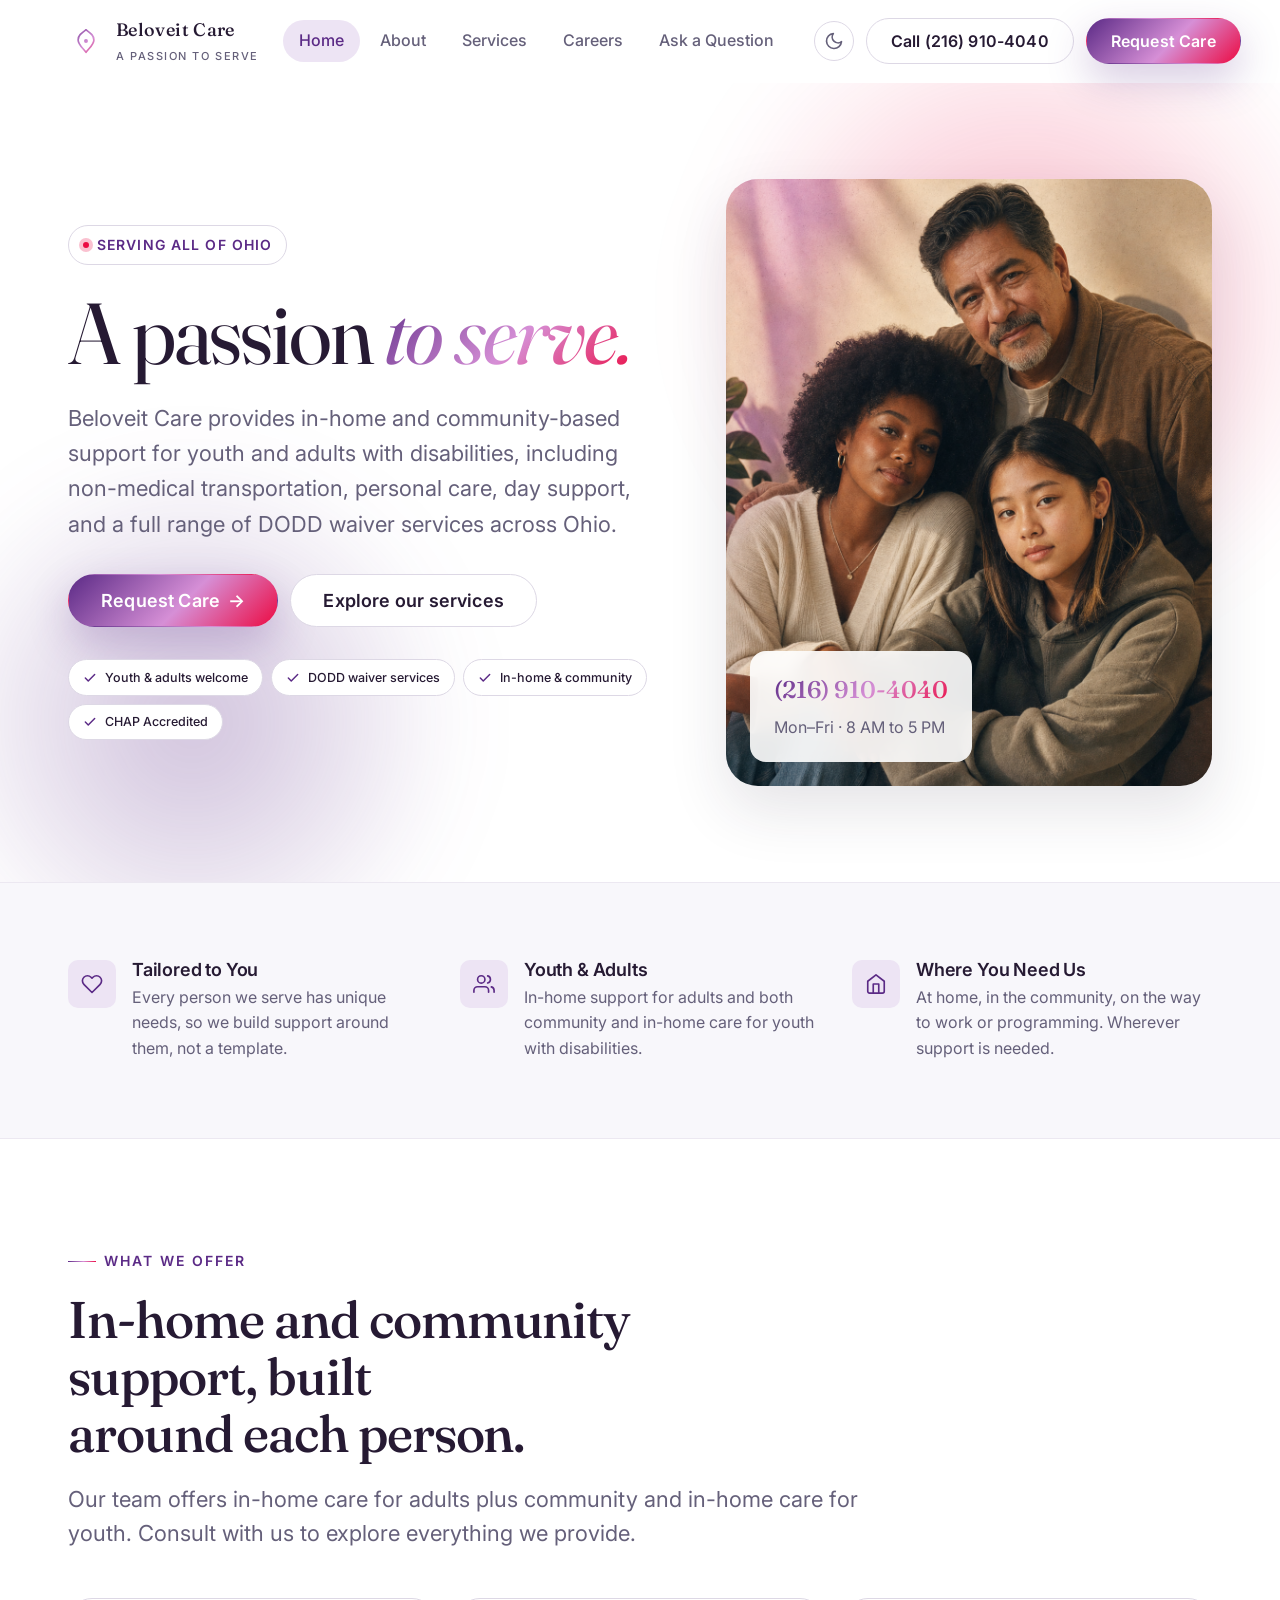
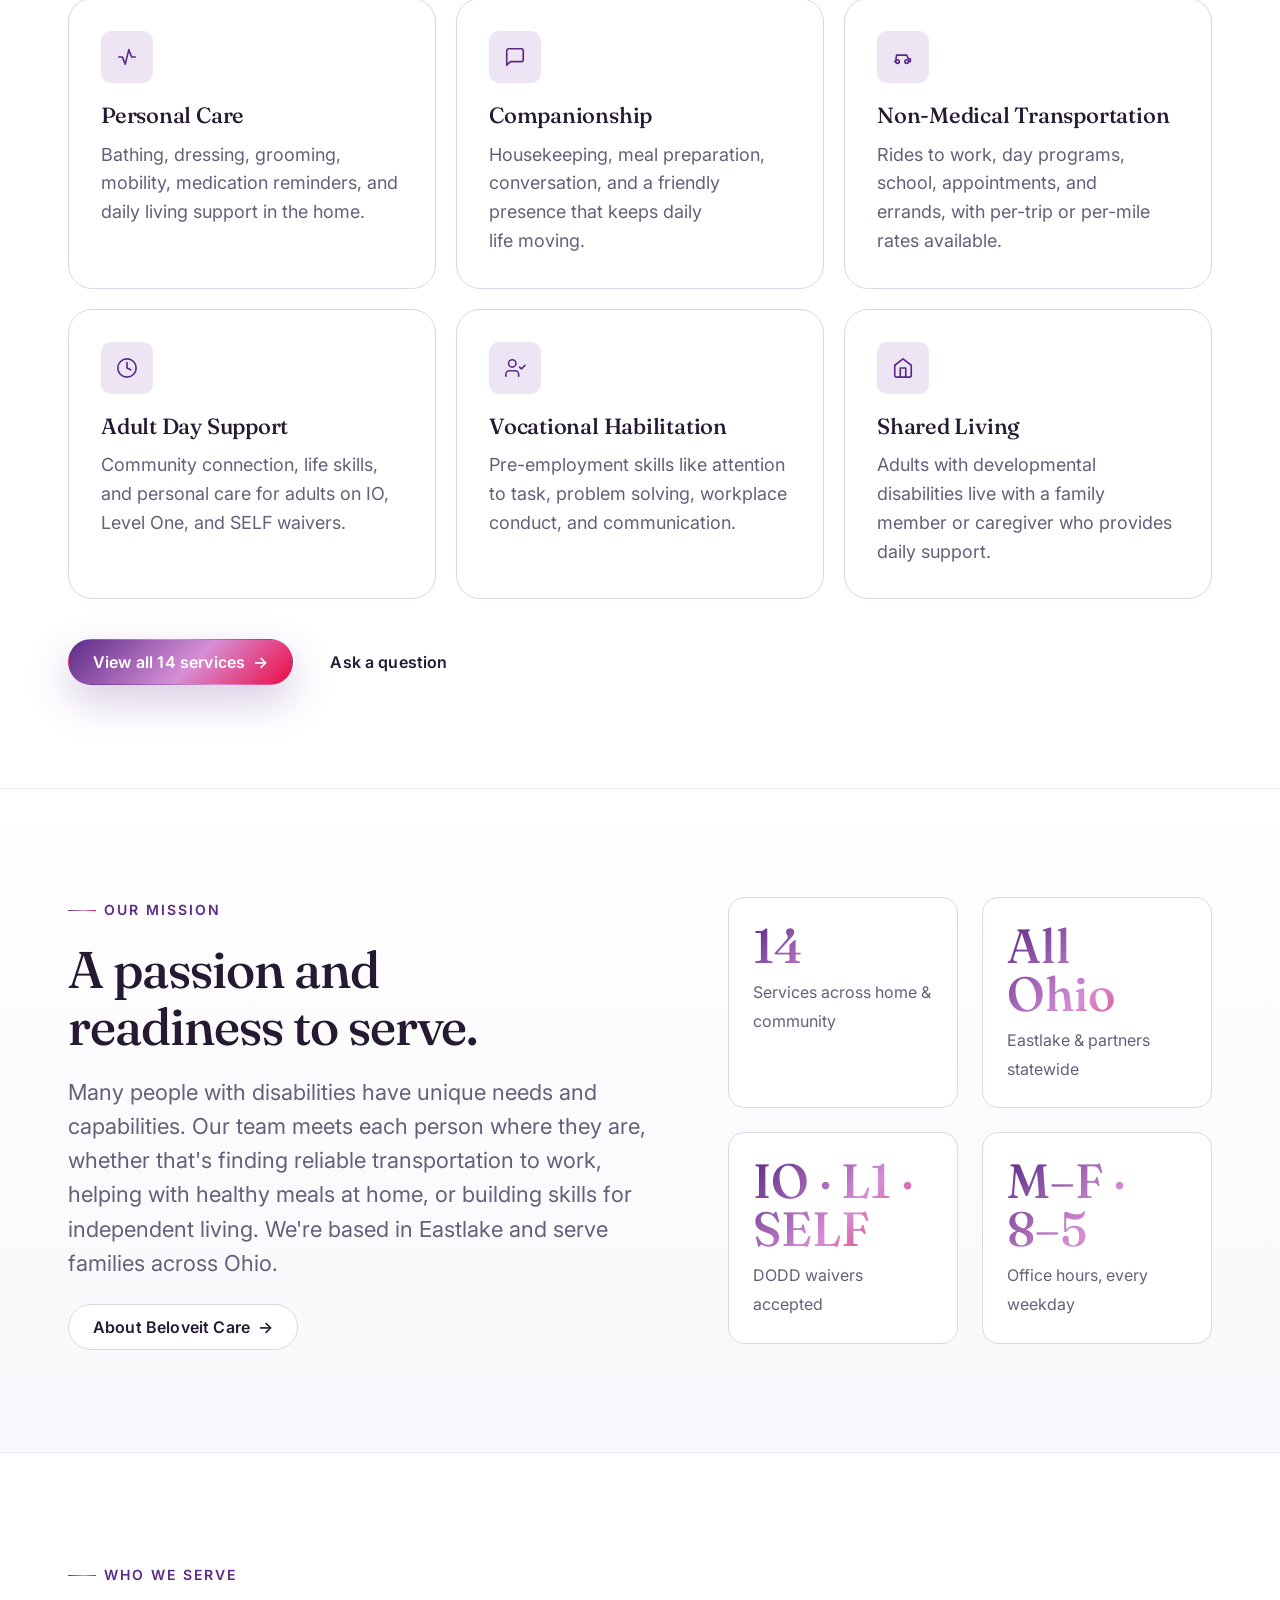
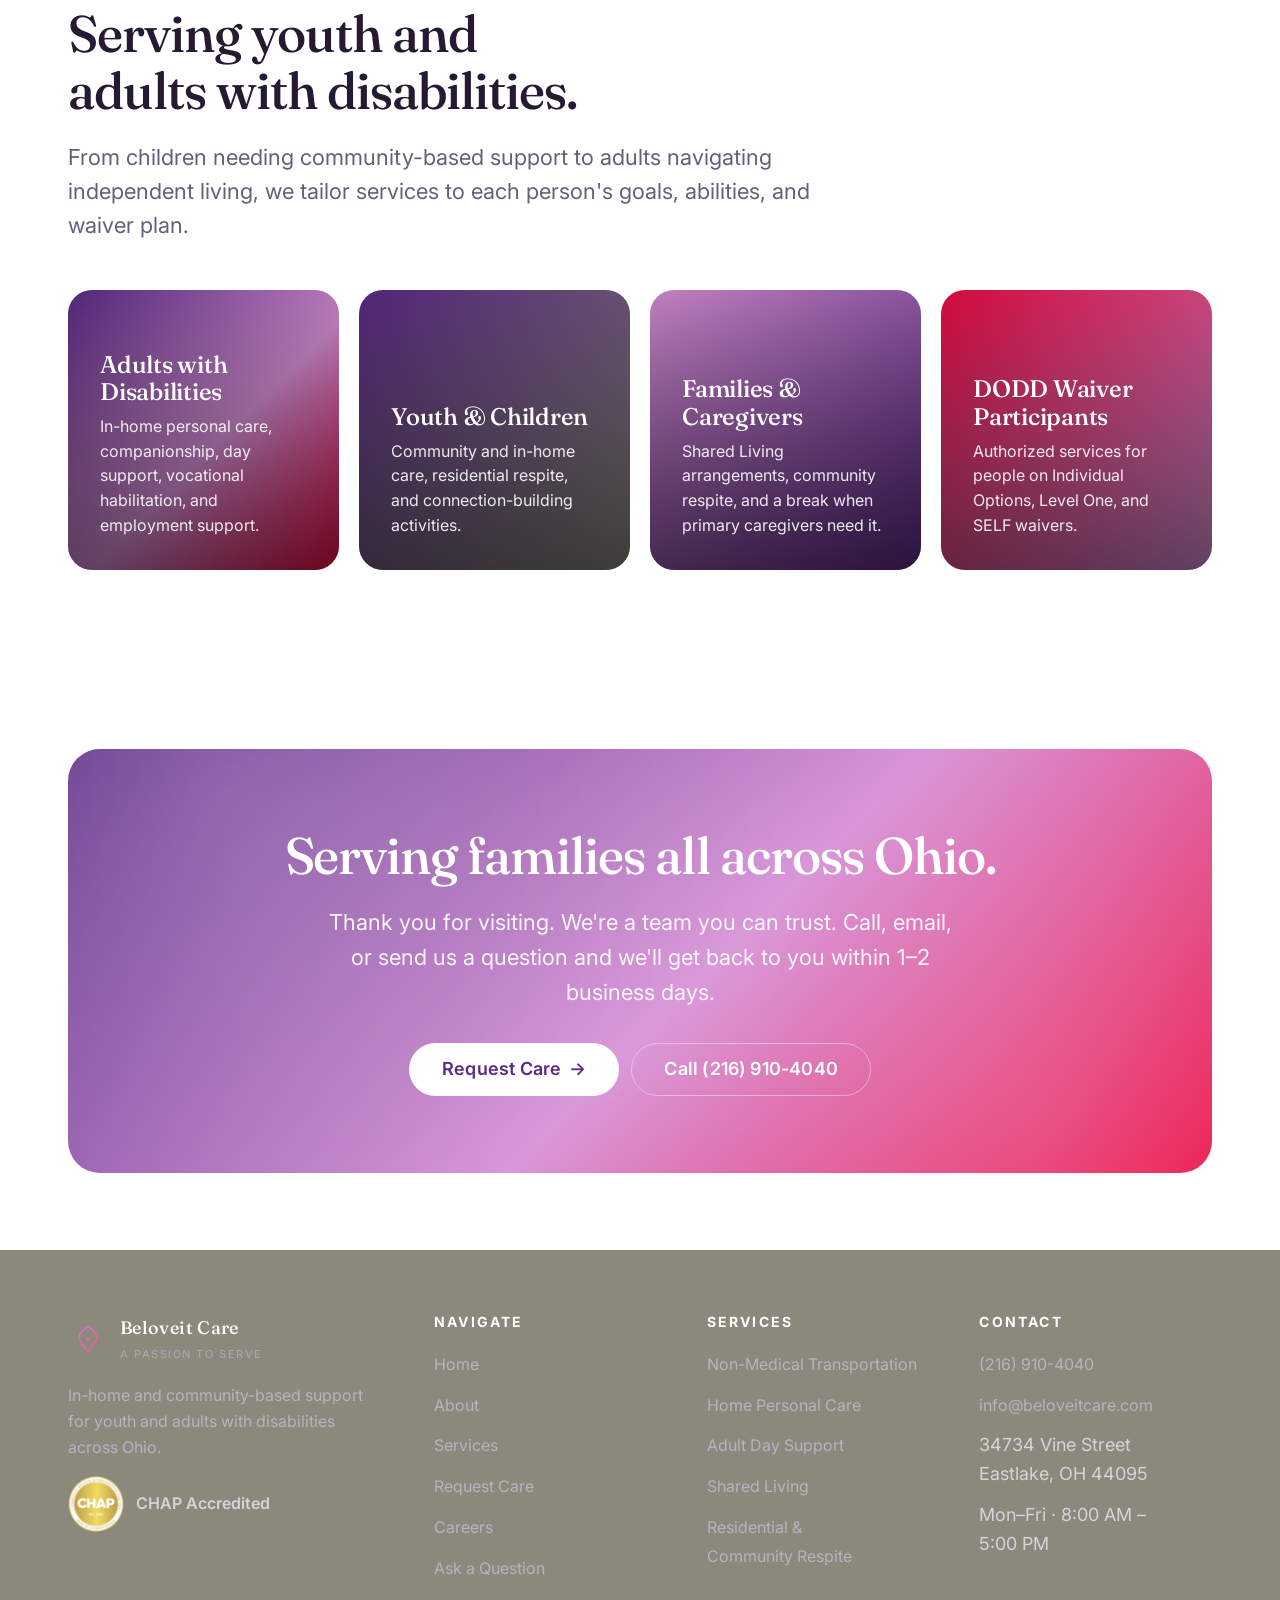
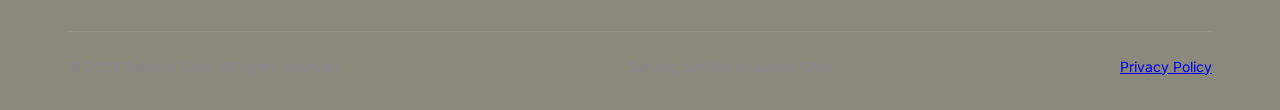
<file: index.html>
<!doctype html>
<html lang="en">
<head>
  <meta charset="utf-8" />
  <meta name="viewport" content="width=device-width, initial-scale=1" />
  <title>Beloveit Care | A Passion and Readiness to Serve</title>
  <meta name="description" content="Beloveit Care provides in-home and community-based support for youth and adults with disabilities across Ohio. Non-medical transportation, personal care, day support, and DODD waiver services." />
  <meta property="og:title" content="Beloveit Care | A Passion and Readiness to Serve" />
  <meta property="og:description" content="In-home and community-based support for youth and adults with disabilities across Ohio." />
  <link rel="icon" type="image/svg+xml" href="./assets/favicon.svg" />
  <link rel="preconnect" href="https://fonts.googleapis.com" />
  <link rel="preconnect" href="https://fonts.gstatic.com" crossorigin />
  <link href="https://fonts.googleapis.com/css2?family=Fraunces:ital,opsz,wght@0,9..144,400;0,9..144,500;0,9..144,600;1,9..144,400;1,9..144,500&family=Inter:wght@400;500;600;700&display=swap" rel="stylesheet" />
  <link rel="stylesheet" href="./base.css" />
  <link rel="stylesheet" href="./style.css" />
</head>
<body>
  <a href="#main" class="sr-only">Skip to content</a>

  <header class="site-header">
    <div class="container">
      <nav class="nav" aria-label="Primary">
        <a class="brand" href="./index.html">
          <svg class="brand-mark" viewBox="0 0 64 64" fill="none" aria-hidden="true">
            <defs>
              <linearGradient id="bm1" x1="0" y1="0" x2="64" y2="64" gradientUnits="userSpaceOnUse">
                <stop offset="0" stop-color="#5b2a86"/><stop offset=".55" stop-color="#d68fd6"/><stop offset="1" stop-color="#ec0b43"/>
              </linearGradient>
            </defs>
            <path d="M32 12 C24 18, 18 22, 18 30 C18 38, 26 44, 32 52 C38 44, 46 38, 46 30 C46 22, 40 18, 32 12 Z" stroke="url(#bm1)" stroke-width="3" stroke-linejoin="round" fill="none"/>
            <circle cx="32" cy="32" r="3.5" fill="url(#bm1)"/>
          </svg>
          <span>
            <span class="brand-name">Beloveit Care</span>
            <span class="brand-tagline">A Passion to Serve</span>
          </span>
        </a>
        <ul class="nav-links" role="list">
          <li><a href="./index.html" aria-current="page">Home</a></li>
          <li><a href="./about.html">About</a></li>
          <li><a href="./services.html">Services</a></li>
          <li class="nav-links__mobile"><a href="./start-services.html">Request Care</a></li>
          <li><a href="./careers.html">Careers</a></li>
          <li><a href="./ask.html">Ask a Question</a></li>
        </ul>
        <div class="nav-actions">
          <button class="theme-toggle" data-theme-toggle aria-label="Toggle theme"></button>
          <a class="btn btn--secondary nav-call" href="tel:+12169104040">Call (216) 910-4040</a>
          <a class="btn btn--primary" href="./start-services.html">Request Care</a>
          <button class="nav-toggle" data-nav-toggle aria-label="Open menu" aria-expanded="false">
            <svg width="20" height="20" viewBox="0 0 24 24" fill="none" stroke="currentColor" stroke-width="2" stroke-linecap="round"><line x1="3" y1="6" x2="21" y2="6"/><line x1="3" y1="12" x2="21" y2="12"/><line x1="3" y1="18" x2="21" y2="18"/></svg>
          </button>
        </div>
      </nav>
    </div>
  </header>

  <main id="main">

    <!-- HERO -->
    <section class="hero">
      <div class="container">
        <div class="hero-grid">
          <div class="hero-text">
            <span class="hero-tag"><span class="dot"></span> Serving All of Ohio</span>
            <h1 class="hero-title">A passion <span class="accent">to&nbsp;serve.</span></h1>
            <p class="hero-lede">Beloveit Care provides in-home and community-based support for youth and adults with disabilities, including non-medical transportation, personal care, day support, and a full range of DODD waiver services across Ohio.</p>
            <div class="hero-ctas">
              <a class="btn btn--primary btn--lg" href="./start-services.html">Request Care <span class="arrow">→</span></a>
              <a class="btn btn--secondary btn--lg" href="./services.html">Explore our services</a>
            </div>
            <div class="hero-badges">
              <span class="badge"><svg width="14" height="14" viewBox="0 0 24 24" fill="none" stroke="currentColor" stroke-width="2.5" stroke-linecap="round" stroke-linejoin="round"><polyline points="20 6 9 17 4 12"/></svg> Youth &amp; adults welcome</span>
              <span class="badge"><svg width="14" height="14" viewBox="0 0 24 24" fill="none" stroke="currentColor" stroke-width="2.5" stroke-linecap="round" stroke-linejoin="round"><polyline points="20 6 9 17 4 12"/></svg> DODD waiver services</span>
              <span class="badge"><svg width="14" height="14" viewBox="0 0 24 24" fill="none" stroke="currentColor" stroke-width="2.5" stroke-linecap="round" stroke-linejoin="round"><polyline points="20 6 9 17 4 12"/></svg> In-home &amp; community</span>
              <span class="badge"><svg width="14" height="14" viewBox="0 0 24 24" fill="none" stroke="currentColor" stroke-width="2.5" stroke-linecap="round" stroke-linejoin="round"><polyline points="20 6 9 17 4 12"/></svg> CHAP Accredited</span>
            </div>
          </div>
          <div class="hero-visual reveal">
            <img src="./assets/hero.png" alt="Caregiver and client sharing a warm moment in a sunlit home" loading="eager" />
            <div class="hero-stat">
              <strong>(216)&nbsp;910-4040</strong>
              <span>Mon–Fri · 8 AM to 5 PM</span>
            </div>
          </div>
        </div>
      </div>
    </section>

    <!-- PILLARS -->
    <section class="pillars section--tight">
      <div class="container">
        <div class="pillars-grid">
          <div class="pillar reveal">
            <span class="pillar-icon" aria-hidden="true"><svg width="22" height="22" viewBox="0 0 24 24" fill="none" stroke="currentColor" stroke-width="1.8" stroke-linecap="round" stroke-linejoin="round"><path d="M20.84 4.61a5.5 5.5 0 0 0-7.78 0L12 5.67l-1.06-1.06a5.5 5.5 0 0 0-7.78 7.78l1.06 1.06L12 21.23l7.78-7.78 1.06-1.06a5.5 5.5 0 0 0 0-7.78z"/></svg></span>
            <div><h3>Tailored to You</h3><p>Every person we serve has unique needs, so we build support around them, not a template.</p></div>
          </div>
          <div class="pillar reveal">
            <span class="pillar-icon" aria-hidden="true"><svg width="22" height="22" viewBox="0 0 24 24" fill="none" stroke="currentColor" stroke-width="1.8" stroke-linecap="round" stroke-linejoin="round"><path d="M17 21v-2a4 4 0 0 0-4-4H5a4 4 0 0 0-4 4v2"/><circle cx="9" cy="7" r="4"/><path d="M23 21v-2a4 4 0 0 0-3-3.87"/><path d="M16 3.13a4 4 0 0 1 0 7.75"/></svg></span>
            <div><h3>Youth &amp; Adults</h3><p>In-home support for adults and both community and in-home care for youth with disabilities.</p></div>
          </div>
          <div class="pillar reveal">
            <span class="pillar-icon" aria-hidden="true"><svg width="22" height="22" viewBox="0 0 24 24" fill="none" stroke="currentColor" stroke-width="1.8" stroke-linecap="round" stroke-linejoin="round"><path d="M3 9l9-7 9 7v11a2 2 0 0 1-2 2H5a2 2 0 0 1-2-2z"/><polyline points="9 22 9 12 15 12 15 22"/></svg></span>
            <div><h3>Where You Need Us</h3><p>At home, in the community, on the way to work or programming. Wherever support is needed.</p></div>
          </div>
        </div>
      </div>
    </section>

    <!-- WHAT WE OFFER -->
    <section class="section" id="services">
      <div class="container">
        <div class="reveal">
          <span class="section-eyebrow">What We Offer</span>
          <h2 class="section-title">In-home and community support, built around each person.</h2>
          <p class="section-lede">Our team offers in-home care for adults plus community and in-home care for youth. Consult with us to explore everything we provide.</p>
        </div>
        <div class="services-grid">
          <article class="service-card reveal">
            <span class="icon"><svg width="22" height="22" viewBox="0 0 24 24" fill="none" stroke="currentColor" stroke-width="1.8" stroke-linecap="round" stroke-linejoin="round"><path d="M3 12h4l3 8 4-16 3 8h4"/></svg></span>
            <h3>Personal Care</h3>
            <p>Bathing, dressing, grooming, mobility, medication reminders, and daily living support in the home.</p>
          </article>
          <article class="service-card reveal">
            <span class="icon"><svg width="22" height="22" viewBox="0 0 24 24" fill="none" stroke="currentColor" stroke-width="1.8" stroke-linecap="round" stroke-linejoin="round"><path d="M21 15a2 2 0 0 1-2 2H7l-4 4V5a2 2 0 0 1 2-2h14a2 2 0 0 1 2 2z"/></svg></span>
            <h3>Companionship</h3>
            <p>Housekeeping, meal preparation, conversation, and a friendly presence that keeps daily life moving.</p>
          </article>
          <article class="service-card reveal">
            <span class="icon"><svg width="22" height="22" viewBox="0 0 24 24" fill="none" stroke="currentColor" stroke-width="1.8" stroke-linecap="round" stroke-linejoin="round"><circle cx="6" cy="17" r="2"/><circle cx="16" cy="17" r="2"/><path d="M3 17h1l1-7h11l2 4h2v3h-2"/></svg></span>
            <h3>Non-Medical Transportation</h3>
            <p>Rides to work, day programs, school, appointments, and errands, with per-trip or per-mile rates available.</p>
          </article>
          <article class="service-card reveal">
            <span class="icon"><svg width="22" height="22" viewBox="0 0 24 24" fill="none" stroke="currentColor" stroke-width="1.8" stroke-linecap="round" stroke-linejoin="round"><circle cx="12" cy="12" r="10"/><path d="M12 6v6l4 2"/></svg></span>
            <h3>Adult Day Support</h3>
            <p>Community connection, life skills, and personal care for adults on IO, Level One, and SELF waivers.</p>
          </article>
          <article class="service-card reveal">
            <span class="icon"><svg width="22" height="22" viewBox="0 0 24 24" fill="none" stroke="currentColor" stroke-width="1.8" stroke-linecap="round" stroke-linejoin="round"><path d="M16 21v-2a4 4 0 0 0-4-4H6a4 4 0 0 0-4 4v2"/><circle cx="9" cy="7" r="4"/><polyline points="17 11 19 13 23 9"/></svg></span>
            <h3>Vocational Habilitation</h3>
            <p>Pre-employment skills like attention to task, problem solving, workplace conduct, and communication.</p>
          </article>
          <article class="service-card reveal">
            <span class="icon"><svg width="22" height="22" viewBox="0 0 24 24" fill="none" stroke="currentColor" stroke-width="1.8" stroke-linecap="round" stroke-linejoin="round"><path d="M3 9l9-7 9 7v11a2 2 0 0 1-2 2H5a2 2 0 0 1-2-2z"/><polyline points="9 22 9 12 15 12 15 22"/></svg></span>
            <h3>Shared Living</h3>
            <p>Adults with developmental disabilities live with a family member or caregiver who provides daily support.</p>
          </article>
        </div>
        <div style="margin-top: var(--space-10); display: flex; gap: var(--space-3); flex-wrap: wrap;">
          <a class="btn btn--primary" href="./services.html">View all 14 services <span class="arrow">→</span></a>
          <a class="btn btn--ghost" href="./ask.html">Ask a question</a>
        </div>
      </div>
    </section>

    <!-- MISSION + STATS -->
    <section class="section mission">
      <div class="container">
        <div class="mission-grid">
          <div class="reveal">
            <span class="section-eyebrow">Our Mission</span>
            <h2 class="section-title">A passion and readiness to serve.</h2>
            <p class="section-lede">Many people with disabilities have unique needs and capabilities. Our team meets each person where they are, whether that's finding reliable transportation to work, helping with healthy meals at home, or building skills for independent living. We're based in Eastlake and serve families across Ohio.</p>
            <div style="margin-top: var(--space-6);">
              <a class="btn btn--secondary" href="./about.html">About Beloveit Care <span class="arrow">→</span></a>
            </div>
          </div>
          <div class="stats reveal">
            <div class="stat"><strong>14</strong><span>Services across home &amp; community</span></div>
            <div class="stat"><strong>All Ohio</strong><span>Eastlake &amp; partners statewide</span></div>
            <div class="stat"><strong>IO · L1 · SELF</strong><span>DODD waivers accepted</span></div>
            <div class="stat"><strong>M–F · 8–5</strong><span>Office hours, every weekday</span></div>
          </div>
        </div>
      </div>
    </section>

    <!-- WHO WE SERVE -->
    <section class="section">
      <div class="container">
        <div class="reveal">
          <span class="section-eyebrow">Who We Serve</span>
          <h2 class="section-title">Serving youth and adults with disabilities.</h2>
          <p class="section-lede">From children needing community-based support to adults navigating independent living, we tailor services to each person's goals, abilities, and waiver plan.</p>
        </div>
        <div class="audience-grid">
          <article class="audience-card reveal">
            <h3>Adults with Disabilities</h3>
            <p>In-home personal care, companionship, day support, vocational habilitation, and employment support.</p>
          </article>
          <article class="audience-card reveal">
            <h3>Youth &amp; Children</h3>
            <p>Community and in-home care, residential respite, and connection-building activities.</p>
          </article>
          <article class="audience-card reveal">
            <h3>Families &amp; Caregivers</h3>
            <p>Shared Living arrangements, community respite, and a break when primary caregivers need it.</p>
          </article>
          <article class="audience-card reveal">
            <h3>DODD Waiver Participants</h3>
            <p>Authorized services for people on Individual Options, Level One, and SELF waivers.</p>
          </article>
        </div>
      </div>
    </section>

    <!-- CTA BANNER -->
    <section>
      <div class="container">
        <div class="cta-banner reveal">
          <h2>Serving families all across Ohio.</h2>
          <p>Thank you for visiting. We're a team you can trust. Call, email, or send us a question and we'll get back to you within 1–2 business days.</p>
          <div style="display:flex; gap: var(--space-3); justify-content: center; flex-wrap: wrap;">
            <a class="btn btn--primary btn--lg" href="./start-services.html">Request Care <span class="arrow">→</span></a>
            <a class="btn btn--secondary btn--lg" href="tel:+12169104040">Call (216) 910-4040</a>
          </div>
        </div>
      </div>
    </section>

  </main>

  <footer class="site-footer">
    <div class="container">
      <div class="footer-grid">
        <div>
          <div class="footer-brand">
            <svg class="brand-mark" viewBox="0 0 64 64" fill="none" aria-hidden="true">
              <defs><linearGradient id="fb1" x1="0" y1="0" x2="64" y2="64" gradientUnits="userSpaceOnUse"><stop offset="0" stop-color="#b88de0"/><stop offset="1" stop-color="#f44c70"/></linearGradient></defs>
              <path d="M32 12 C24 18, 18 22, 18 30 C18 38, 26 44, 32 52 C38 44, 46 38, 46 30 C46 22, 40 18, 32 12 Z" stroke="url(#fb1)" stroke-width="3" stroke-linejoin="round" fill="none"/>
              <circle cx="32" cy="32" r="3.5" fill="url(#fb1)"/>
            </svg>
            <span><span class="brand-name">Beloveit Care</span><span class="brand-tagline">A Passion to Serve</span></span>
          </div>
          <p class="footer-tagline">In-home and community-based support for youth and adults with disabilities across Ohio.</p>
          <div class="footer-chap">
            <img src="./assets/chap-seal.png" alt="CHAP Seal of Accreditation" width="56" height="56" loading="lazy" />
            <span>CHAP Accredited</span>
          </div>
        </div>
        <div class="footer-col">
          <h4>Navigate</h4>
          <ul role="list">
            <li><a href="./index.html">Home</a></li>
            <li><a href="./about.html">About</a></li>
            <li><a href="./services.html">Services</a></li>
            <li><a href="./start-services.html">Request Care</a></li>
            <li><a href="./careers.html">Careers</a></li>
            <li><a href="./ask.html">Ask a Question</a></li>
          </ul>
        </div>
        <div class="footer-col">
          <h4>Services</h4>
          <ul role="list">
            <li><a href="./services.html#transportation">Non-Medical Transportation</a></li>
            <li><a href="./services.html#personal-care">Home Personal Care</a></li>
            <li><a href="./services.html#day-support">Adult Day Support</a></li>
            <li><a href="./services.html#shared-living">Shared Living</a></li>
            <li><a href="./services.html#respite">Residential &amp; Community Respite</a></li>
          </ul>
        </div>
        <div class="footer-col">
          <h4>Contact</h4>
          <ul role="list">
            <li><a href="tel:+12169104040">(216) 910-4040</a></li>
            <li><a href="mailto:info@beloveitcare.com">info@beloveitcare.com</a></li>
            <li>34734 Vine Street<br/>Eastlake, OH 44095</li>
            <li>Mon–Fri · 8:00 AM – 5:00 PM</li>
          </ul>
        </div>
      </div>
      <div class="footer-bar">
        <span>© <span id="current-year">2026</span> Beloveit Care. All rights reserved.</span>
        <span>Serving families all across Ohio.</span>
        <span><a href="./privacy-policy.html">Privacy Policy</a></span>
      </div>
    </div>
  </footer>

  <script src="./app.js" defer></script>
</body>
</html>
</file>
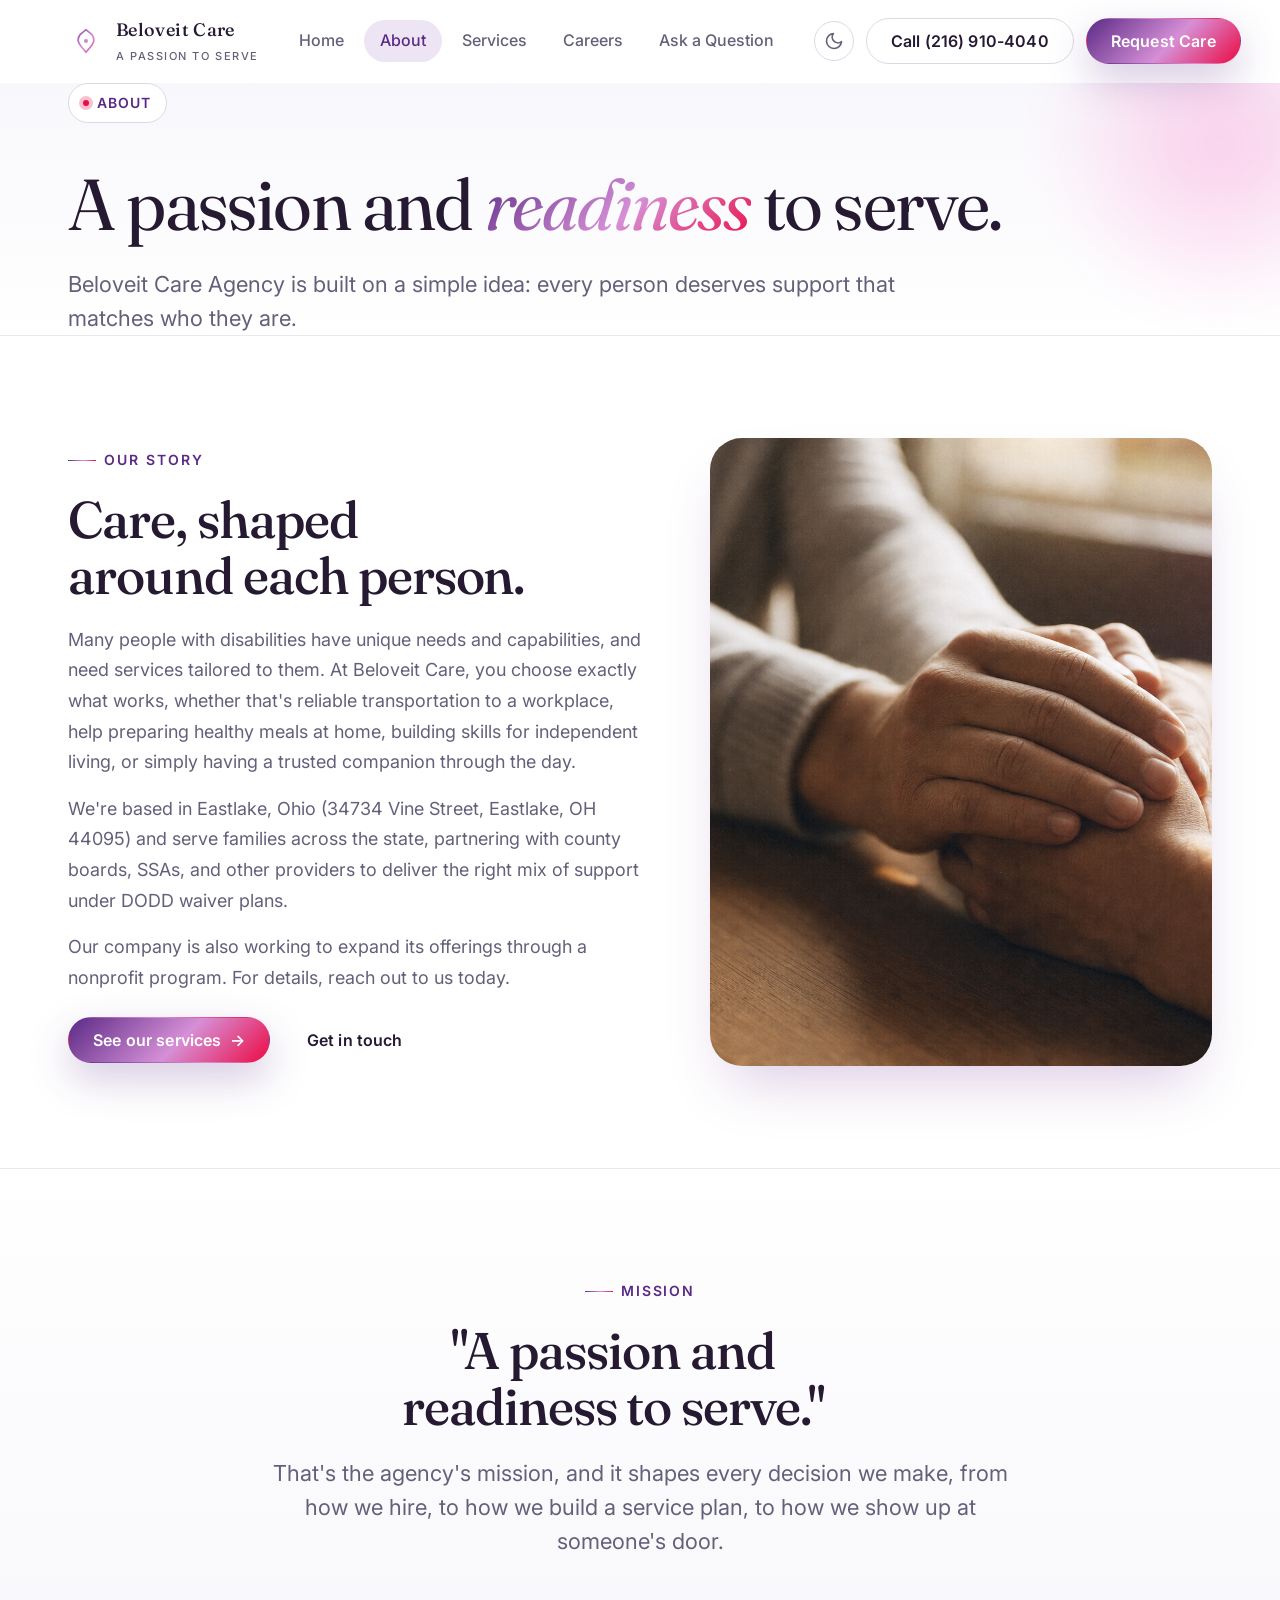
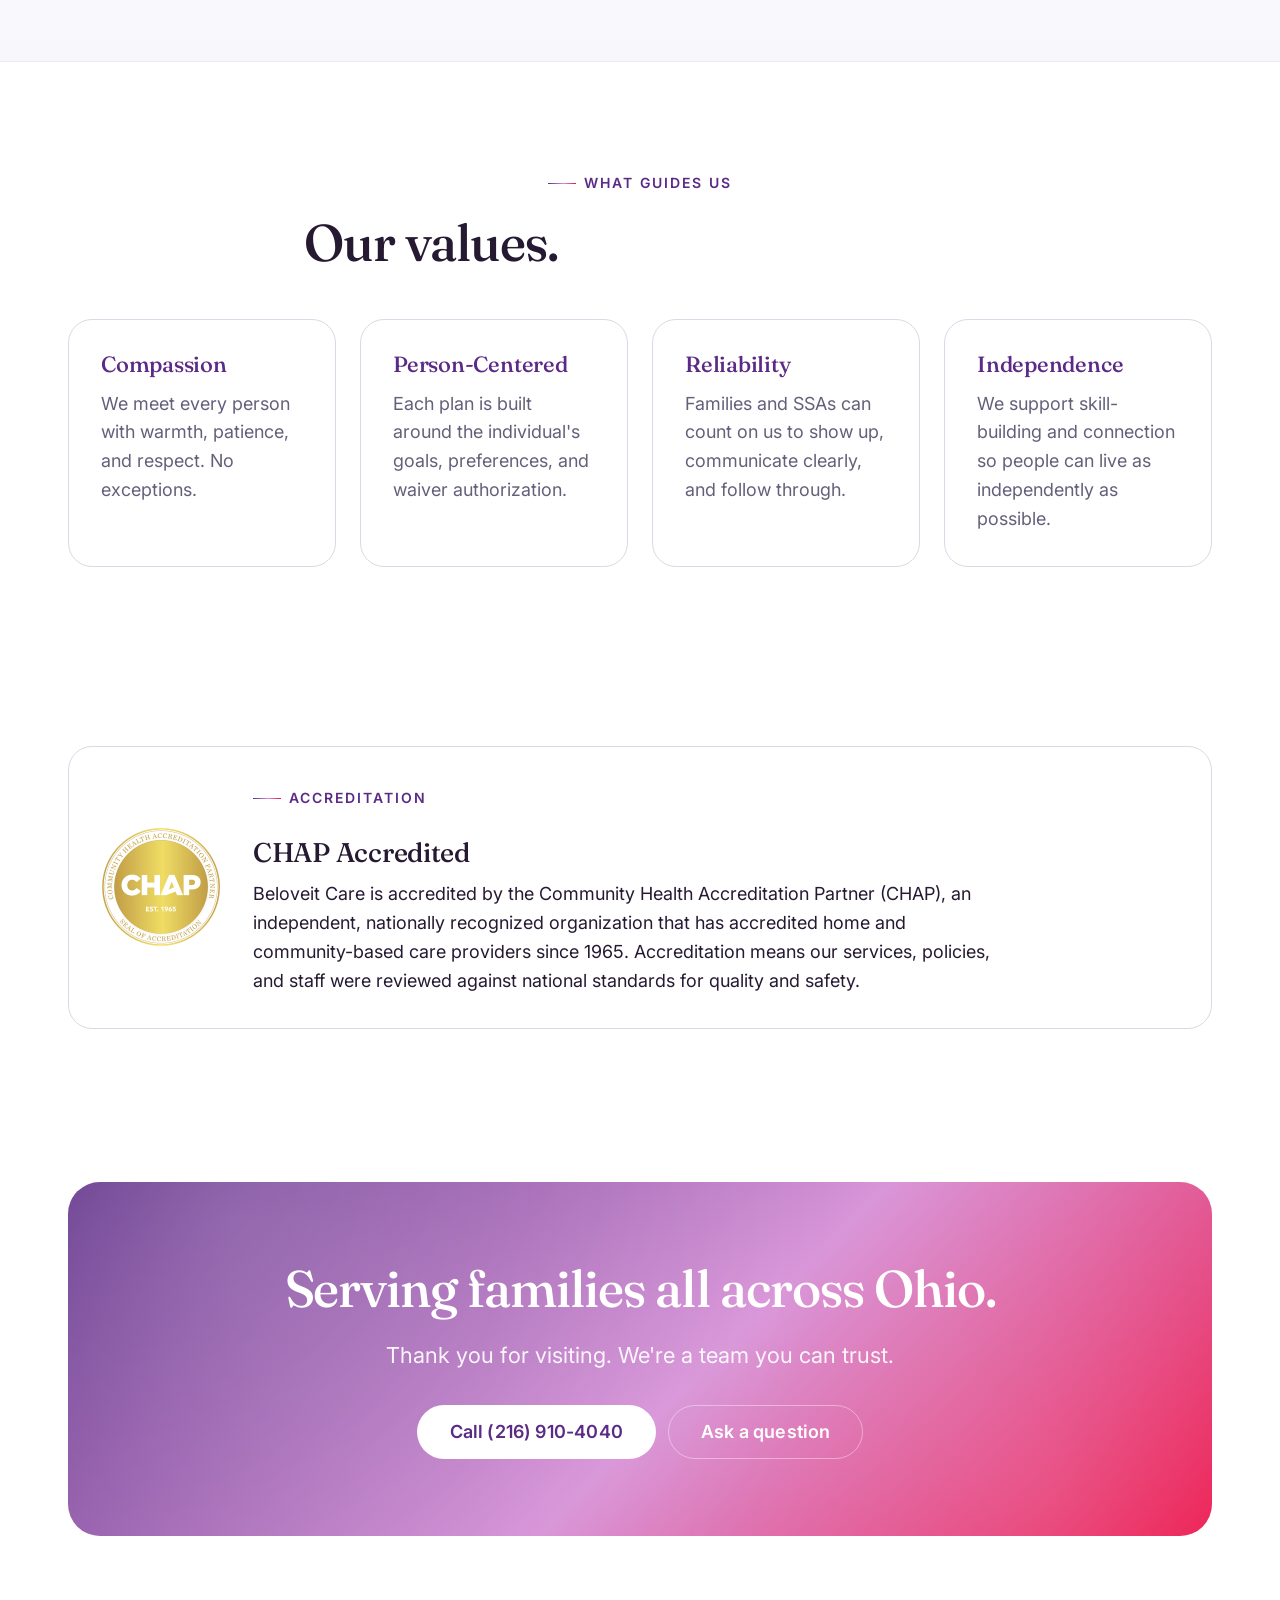
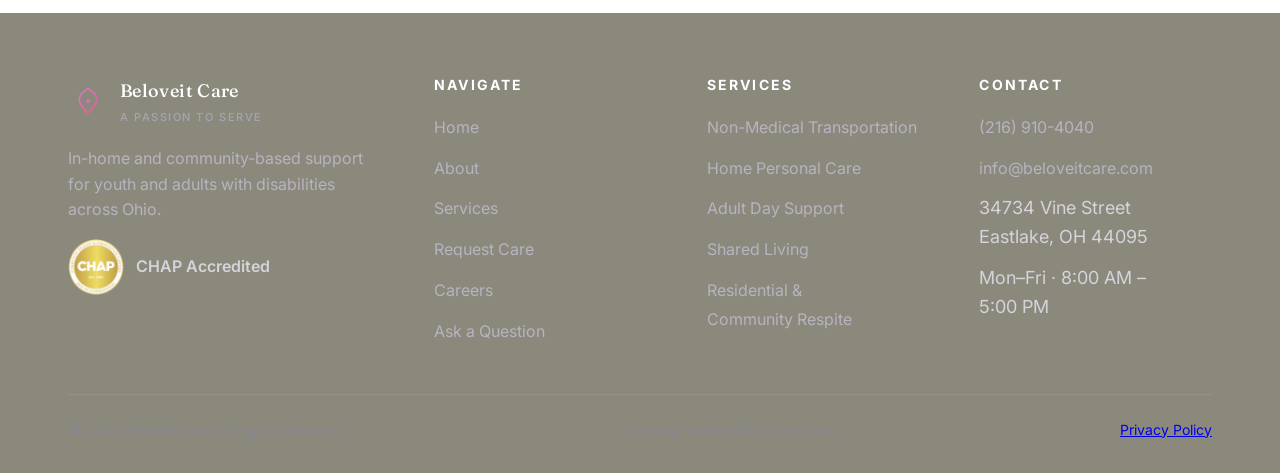
<file: about.html>
<!doctype html>
<html lang="en">
<head>
  <meta charset="utf-8" />
  <meta name="viewport" content="width=device-width, initial-scale=1" />
  <title>About | Beloveit Care</title>
  <meta name="description" content="Beloveit Care is an Eastlake, Ohio agency providing tailored in-home and community-based support for youth and adults with disabilities across the state." />
  <link rel="icon" type="image/svg+xml" href="./assets/favicon.svg" />
  <link rel="preconnect" href="https://fonts.googleapis.com" />
  <link rel="preconnect" href="https://fonts.gstatic.com" crossorigin />
  <link href="https://fonts.googleapis.com/css2?family=Fraunces:ital,opsz,wght@0,9..144,400;0,9..144,500;0,9..144,600;1,9..144,400;1,9..144,500&family=Inter:wght@400;500;600;700&display=swap" rel="stylesheet" />
  <link rel="stylesheet" href="./base.css" />
  <link rel="stylesheet" href="./style.css" />
</head>
<body>
  <a href="#main" class="sr-only">Skip to content</a>

  <header class="site-header">
    <div class="container">
      <nav class="nav" aria-label="Primary">
        <a class="brand" href="./index.html">
          <svg class="brand-mark" viewBox="0 0 64 64" fill="none" aria-hidden="true">
            <defs>
              <linearGradient id="bm1" x1="0" y1="0" x2="64" y2="64" gradientUnits="userSpaceOnUse">
                <stop offset="0" stop-color="#5b2a86"/><stop offset=".55" stop-color="#d68fd6"/><stop offset="1" stop-color="#ec0b43"/>
              </linearGradient>
            </defs>
            <path d="M32 12 C24 18, 18 22, 18 30 C18 38, 26 44, 32 52 C38 44, 46 38, 46 30 C46 22, 40 18, 32 12 Z" stroke="url(#bm1)" stroke-width="3" stroke-linejoin="round" fill="none"/>
            <circle cx="32" cy="32" r="3.5" fill="url(#bm1)"/>
          </svg>
          <span>
            <span class="brand-name">Beloveit Care</span>
            <span class="brand-tagline">A Passion to Serve</span>
          </span>
        </a>
        <ul class="nav-links" role="list">
          <li><a href="./index.html">Home</a></li>
          <li><a href="./about.html" aria-current="page">About</a></li>
          <li><a href="./services.html">Services</a></li>
          <li class="nav-links__mobile"><a href="./start-services.html">Request Care</a></li>
          <li><a href="./careers.html">Careers</a></li>
          <li><a href="./ask.html">Ask a Question</a></li>
        </ul>
        <div class="nav-actions">
          <button class="theme-toggle" data-theme-toggle aria-label="Toggle theme"></button>
          <a class="btn btn--secondary nav-call" href="tel:+12169104040">Call (216) 910-4040</a>
          <a class="btn btn--primary" href="./start-services.html">Request Care</a>
          <button class="nav-toggle" data-nav-toggle aria-label="Open menu" aria-expanded="false">
            <svg width="20" height="20" viewBox="0 0 24 24" fill="none" stroke="currentColor" stroke-width="2" stroke-linecap="round"><line x1="3" y1="6" x2="21" y2="6"/><line x1="3" y1="12" x2="21" y2="12"/><line x1="3" y1="18" x2="21" y2="18"/></svg>
          </button>
        </div>
      </nav>
    </div>
  </header>

  <main id="main">

    <section class="page-hero">
      <div class="container">
        <span class="hero-tag"><span class="dot"></span> About</span>
        <h1 class="page-title">A passion and <span class="accent">readiness</span> to serve.</h1>
        <p class="page-lede">Beloveit Care Agency is built on a simple idea: every person deserves support that matches who they are.</p>
      </div>
    </section>

    <section class="section">
      <div class="container">
        <div class="about-grid">
          <div class="reveal">
            <span class="section-eyebrow">Our Story</span>
            <h2 class="section-title">Care, shaped around each person.</h2>
            <p class="prose">Many people with disabilities have unique needs and capabilities, and need services tailored to them. At Beloveit Care, you choose exactly what works, whether that's reliable transportation to a workplace, help preparing healthy meals at home, building skills for independent living, or simply having a trusted companion through the day.</p>
            <p class="prose">We're based in Eastlake, Ohio (34734 Vine Street, Eastlake, OH 44095) and serve families across the state, partnering with county boards, SSAs, and other providers to deliver the right mix of support under DODD waiver plans.</p>
            <p class="prose">Our company is also working to expand its offerings through a nonprofit program. For details, reach out to us today.</p>
            <div style="margin-top: var(--space-6); display:flex; gap: var(--space-3); flex-wrap: wrap;">
              <a class="btn btn--primary" href="./services.html">See our services <span class="arrow">→</span></a>
              <a class="btn btn--ghost" href="./ask.html">Get in touch</a>
            </div>
          </div>
          <div class="reveal">
            <img class="rounded-img" src="./assets/about.png" alt="A caregiver and client sharing a quiet moment at a sunlit table" />
          </div>
        </div>
      </div>
    </section>

    <section class="section mission">
      <div class="container">
        <div class="reveal" style="text-align:center; max-width: 780px; margin: 0 auto;">
          <span class="section-eyebrow">Mission</span>
          <h2 class="section-title">"A passion and readiness to serve."</h2>
          <p class="section-lede">That's the agency's mission, and it shapes every decision we make, from how we hire, to how we build a service plan, to how we show up at someone's door.</p>
        </div>
      </div>
    </section>

    <section class="section">
      <div class="container">
        <div class="reveal" style="text-align:center; margin-bottom: var(--space-8);">
          <span class="section-eyebrow">What Guides Us</span>
          <h2 class="section-title">Our values.</h2>
        </div>
        <div class="values-grid">
          <div class="value reveal">
            <h3>Compassion</h3>
            <p>We meet every person with warmth, patience, and respect. No exceptions.</p>
          </div>
          <div class="value reveal">
            <h3>Person-Centered</h3>
            <p>Each plan is built around the individual's goals, preferences, and waiver authorization.</p>
          </div>
          <div class="value reveal">
            <h3>Reliability</h3>
            <p>Families and SSAs can count on us to show up, communicate clearly, and follow through.</p>
          </div>
          <div class="value reveal">
            <h3>Independence</h3>
            <p>We support skill-building and connection so people can live as independently as possible.</p>
          </div>
        </div>
      </div>
    </section>

    <!-- ACCREDITATION -->
    <section class="section--tight">
      <div class="container">
        <div class="accred-card reveal">
          <img src="./assets/chap-seal.png" alt="CHAP Seal of Accreditation" width="120" height="120" loading="lazy" />
          <div>
            <span class="section-eyebrow">Accreditation</span>
            <h2>CHAP Accredited</h2>
            <p>Beloveit Care is accredited by the Community Health Accreditation Partner (CHAP), an independent, nationally recognized organization that has accredited home and community-based care providers since 1965. Accreditation means our services, policies, and staff were reviewed against national standards for quality and safety.</p>
          </div>
        </div>
      </div>
    </section>

    <section>
      <div class="container">
        <div class="cta-banner reveal">
          <h2>Serving families all across Ohio.</h2>
          <p>Thank you for visiting. We're a team you can trust.</p>
          <div style="display:flex; gap: var(--space-3); justify-content: center; flex-wrap: wrap;">
            <a class="btn btn--primary btn--lg" href="tel:+12169104040">Call (216) 910-4040</a>
            <a class="btn btn--secondary btn--lg" href="./ask.html">Ask a question</a>
          </div>
        </div>
      </div>
    </section>
  </main>

  <footer class="site-footer">
    <div class="container">
      <div class="footer-grid">
        <div>
          <div class="footer-brand">
            <svg class="brand-mark" viewBox="0 0 64 64" fill="none" aria-hidden="true">
              <defs><linearGradient id="fb1" x1="0" y1="0" x2="64" y2="64" gradientUnits="userSpaceOnUse"><stop offset="0" stop-color="#b88de0"/><stop offset="1" stop-color="#f44c70"/></linearGradient></defs>
              <path d="M32 12 C24 18, 18 22, 18 30 C18 38, 26 44, 32 52 C38 44, 46 38, 46 30 C46 22, 40 18, 32 12 Z" stroke="url(#fb1)" stroke-width="3" stroke-linejoin="round" fill="none"/>
              <circle cx="32" cy="32" r="3.5" fill="url(#fb1)"/>
            </svg>
            <span><span class="brand-name">Beloveit Care</span><span class="brand-tagline">A Passion to Serve</span></span>
          </div>
          <p class="footer-tagline">In-home and community-based support for youth and adults with disabilities across Ohio.</p>
          <div class="footer-chap">
            <img src="./assets/chap-seal.png" alt="CHAP Seal of Accreditation" width="56" height="56" loading="lazy" />
            <span>CHAP Accredited</span>
          </div>
        </div>
        <div class="footer-col">
          <h4>Navigate</h4>
          <ul role="list">
            <li><a href="./index.html">Home</a></li>
            <li><a href="./about.html">About</a></li>
            <li><a href="./services.html">Services</a></li>
            <li><a href="./start-services.html">Request Care</a></li>
            <li><a href="./careers.html">Careers</a></li>
            <li><a href="./ask.html">Ask a Question</a></li>
          </ul>
        </div>
        <div class="footer-col">
          <h4>Services</h4>
          <ul role="list">
            <li><a href="./services.html#transportation">Non-Medical Transportation</a></li>
            <li><a href="./services.html#personal-care">Home Personal Care</a></li>
            <li><a href="./services.html#day-support">Adult Day Support</a></li>
            <li><a href="./services.html#shared-living">Shared Living</a></li>
            <li><a href="./services.html#respite">Residential &amp; Community Respite</a></li>
          </ul>
        </div>
        <div class="footer-col">
          <h4>Contact</h4>
          <ul role="list">
            <li><a href="tel:+12169104040">(216) 910-4040</a></li>
            <li><a href="mailto:info@beloveitcare.com">info@beloveitcare.com</a></li>
            <li>34734 Vine Street<br/>Eastlake, OH 44095</li>
            <li>Mon–Fri · 8:00 AM – 5:00 PM</li>
          </ul>
        </div>
      </div>
      <div class="footer-bar">
        <span>© <span id="current-year">2026</span> Beloveit Care. All rights reserved.</span>
        <span>Serving families all across Ohio.</span>
        <span><a href="./privacy-policy.html">Privacy Policy</a></span>
      </div>
    </div>
  </footer>

  <script src="./app.js" defer></script>
</body>
</html>
</file>
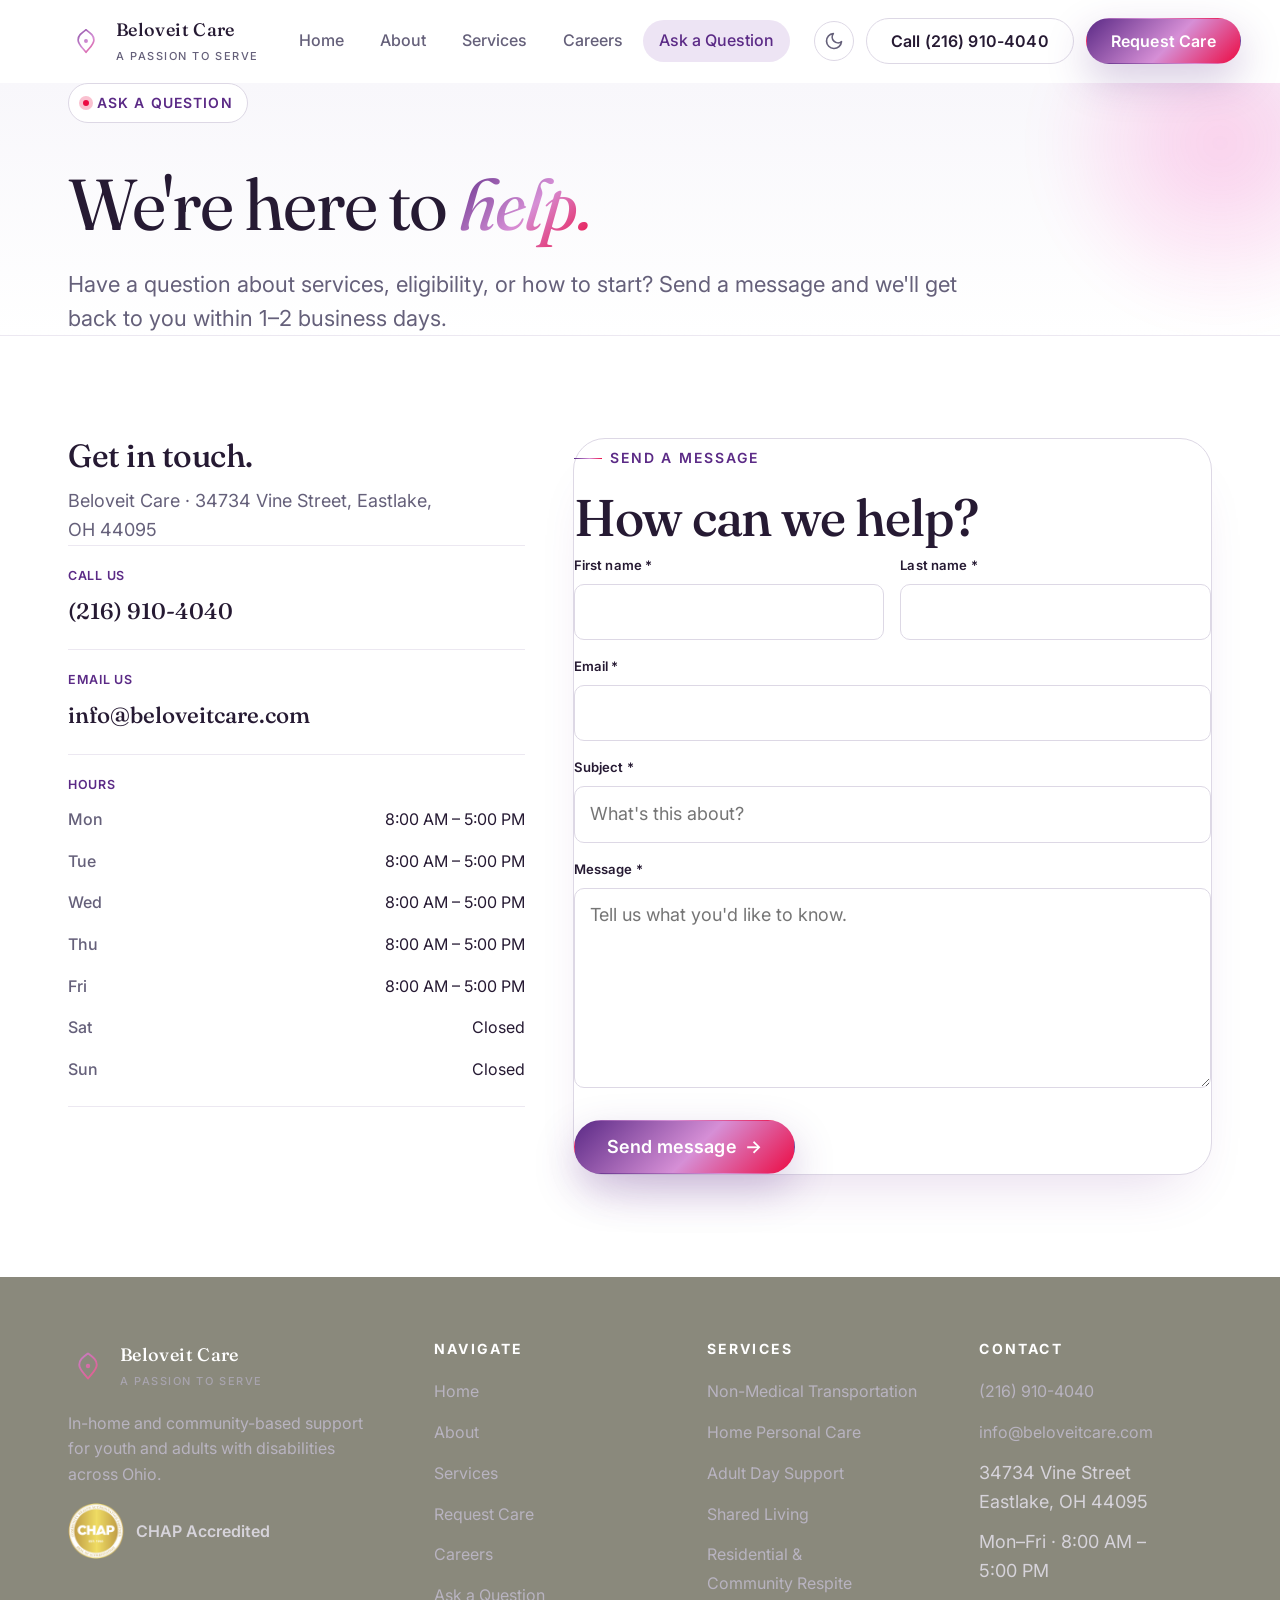
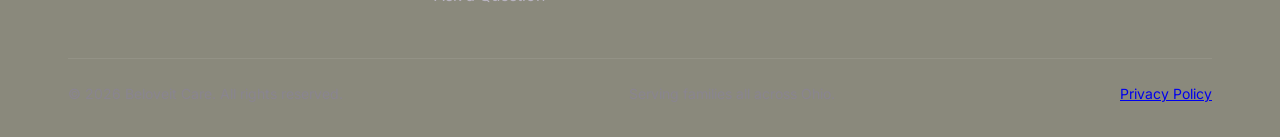
<file: ask.html>
<!doctype html>
<html lang="en">
<head>
  <meta charset="utf-8" />
  <meta name="viewport" content="width=device-width, initial-scale=1" />
  <title>Ask a Question | Beloveit Care</title>
  <meta name="description" content="Reach out to Beloveit Care with questions about services, eligibility, or how to get started. We respond within 1–2 business days." />
  <link rel="icon" type="image/svg+xml" href="./assets/favicon.svg" />
  <link rel="preconnect" href="https://fonts.googleapis.com" />
  <link rel="preconnect" href="https://fonts.gstatic.com" crossorigin />
  <link href="https://fonts.googleapis.com/css2?family=Fraunces:ital,opsz,wght@0,9..144,400;0,9..144,500;0,9..144,600;1,9..144,400;1,9..144,500&family=Inter:wght@400;500;600;700&display=swap" rel="stylesheet" />
  <link rel="stylesheet" href="./base.css" />
  <link rel="stylesheet" href="./style.css" />
</head>
<body>
  <a href="#main" class="sr-only">Skip to content</a>

  <header class="site-header">
    <div class="container">
      <nav class="nav" aria-label="Primary">
        <a class="brand" href="./index.html">
          <svg class="brand-mark" viewBox="0 0 64 64" fill="none" aria-hidden="true">
            <defs>
              <linearGradient id="bm1" x1="0" y1="0" x2="64" y2="64" gradientUnits="userSpaceOnUse">
                <stop offset="0" stop-color="#5b2a86"/><stop offset=".55" stop-color="#d68fd6"/><stop offset="1" stop-color="#ec0b43"/>
              </linearGradient>
            </defs>
            <path d="M32 12 C24 18, 18 22, 18 30 C18 38, 26 44, 32 52 C38 44, 46 38, 46 30 C46 22, 40 18, 32 12 Z" stroke="url(#bm1)" stroke-width="3" stroke-linejoin="round" fill="none"/>
            <circle cx="32" cy="32" r="3.5" fill="url(#bm1)"/>
          </svg>
          <span>
            <span class="brand-name">Beloveit Care</span>
            <span class="brand-tagline">A Passion to Serve</span>
          </span>
        </a>
        <ul class="nav-links" role="list">
          <li><a href="./index.html">Home</a></li>
          <li><a href="./about.html">About</a></li>
          <li><a href="./services.html">Services</a></li>
          <li class="nav-links__mobile"><a href="./start-services.html">Request Care</a></li>
          <li><a href="./careers.html">Careers</a></li>
          <li><a href="./ask.html" aria-current="page">Ask a Question</a></li>
        </ul>
        <div class="nav-actions">
          <button class="theme-toggle" data-theme-toggle aria-label="Toggle theme"></button>
          <a class="btn btn--secondary nav-call" href="tel:+12169104040">Call (216) 910-4040</a>
          <a class="btn btn--primary" href="./start-services.html">Request Care</a>
          <button class="nav-toggle" data-nav-toggle aria-label="Open menu" aria-expanded="false">
            <svg width="20" height="20" viewBox="0 0 24 24" fill="none" stroke="currentColor" stroke-width="2" stroke-linecap="round"><line x1="3" y1="6" x2="21" y2="6"/><line x1="3" y1="12" x2="21" y2="12"/><line x1="3" y1="18" x2="21" y2="18"/></svg>
          </button>
        </div>
      </nav>
    </div>
  </header>

  <main id="main">

    <section class="page-hero">
      <div class="container">
        <span class="hero-tag"><span class="dot"></span> Ask a Question</span>
        <h1 class="page-title">We're here to <span class="accent">help.</span></h1>
        <p class="page-lede">Have a question about services, eligibility, or how to start? Send a message and we'll get back to you within 1–2 business days.</p>
      </div>
    </section>

    <section class="section">
      <div class="container">
        <div class="contact-grid">
          <aside class="contact-info reveal">
            <h2>Get in touch.</h2>
            <p>Beloveit Care · 34734 Vine Street, Eastlake, OH 44095</p>

            <div class="contact-block">
              <span class="contact-label">Call us</span>
              <a href="tel:+12169104040">(216) 910-4040</a>
            </div>

            <div class="contact-block">
              <span class="contact-label">Email us</span>
              <a href="mailto:info@beloveitcare.com">info@beloveitcare.com</a>
            </div>

            <div class="contact-block">
              <span class="contact-label">Hours</span>
              <ul class="hours">
                <li><span>Mon</span><span>8:00 AM – 5:00 PM</span></li>
                <li><span>Tue</span><span>8:00 AM – 5:00 PM</span></li>
                <li><span>Wed</span><span>8:00 AM – 5:00 PM</span></li>
                <li><span>Thu</span><span>8:00 AM – 5:00 PM</span></li>
                <li><span>Fri</span><span>8:00 AM – 5:00 PM</span></li>
                <li><span>Sat</span><span>Closed</span></li>
                <li><span>Sun</span><span>Closed</span></li>
              </ul>
            </div>
          </aside>

          <div class="form-shell reveal">
            <div class="form-intro">
              <span class="section-eyebrow">Send a message</span>
              <h2 class="section-title">How can we help?</h2>
            </div>
            <form class="form" data-blc-form data-form-name="Ask a Question">
              <div class="form-row form-row--2">
                <label class="field">
                  <span class="field-label">First name *</span>
                  <input type="text" name="first_name" required />
                </label>
                <label class="field">
                  <span class="field-label">Last name *</span>
                  <input type="text" name="last_name" required />
                </label>
              </div>
              <label class="field">
                <span class="field-label">Email *</span>
                <input type="email" name="email" required />
              </label>
              <label class="field">
                <span class="field-label">Subject *</span>
                <input type="text" name="subject" required placeholder="What's this about?" />
              </label>
              <label class="field">
                <span class="field-label">Message *</span>
                <textarea name="message" rows="6" required placeholder="Tell us what you'd like to know."></textarea>
              </label>
              <div class="form-actions">
                <button type="submit" class="btn btn--primary btn--lg">Send message <span class="arrow">→</span></button>
                <p class="form-status" data-form-status></p>
              </div>
            </form>
          </div>
        </div>
      </div>
    </section>
  </main>

  <footer class="site-footer">
    <div class="container">
      <div class="footer-grid">
        <div>
          <div class="footer-brand">
            <svg class="brand-mark" viewBox="0 0 64 64" fill="none" aria-hidden="true">
              <defs><linearGradient id="fb1" x1="0" y1="0" x2="64" y2="64" gradientUnits="userSpaceOnUse"><stop offset="0" stop-color="#b88de0"/><stop offset="1" stop-color="#f44c70"/></linearGradient></defs>
              <path d="M32 12 C24 18, 18 22, 18 30 C18 38, 26 44, 32 52 C38 44, 46 38, 46 30 C46 22, 40 18, 32 12 Z" stroke="url(#fb1)" stroke-width="3" stroke-linejoin="round" fill="none"/>
              <circle cx="32" cy="32" r="3.5" fill="url(#fb1)"/>
            </svg>
            <span><span class="brand-name">Beloveit Care</span><span class="brand-tagline">A Passion to Serve</span></span>
          </div>
          <p class="footer-tagline">In-home and community-based support for youth and adults with disabilities across Ohio.</p>
          <div class="footer-chap">
            <img src="./assets/chap-seal.png" alt="CHAP Seal of Accreditation" width="56" height="56" loading="lazy" />
            <span>CHAP Accredited</span>
          </div>
        </div>
        <div class="footer-col">
          <h4>Navigate</h4>
          <ul role="list">
            <li><a href="./index.html">Home</a></li>
            <li><a href="./about.html">About</a></li>
            <li><a href="./services.html">Services</a></li>
            <li><a href="./start-services.html">Request Care</a></li>
            <li><a href="./careers.html">Careers</a></li>
            <li><a href="./ask.html">Ask a Question</a></li>
          </ul>
        </div>
        <div class="footer-col">
          <h4>Services</h4>
          <ul role="list">
            <li><a href="./services.html#transportation">Non-Medical Transportation</a></li>
            <li><a href="./services.html#personal-care">Home Personal Care</a></li>
            <li><a href="./services.html#day-support">Adult Day Support</a></li>
            <li><a href="./services.html#shared-living">Shared Living</a></li>
            <li><a href="./services.html#respite">Residential &amp; Community Respite</a></li>
          </ul>
        </div>
        <div class="footer-col">
          <h4>Contact</h4>
          <ul role="list">
            <li><a href="tel:+12169104040">(216) 910-4040</a></li>
            <li><a href="mailto:info@beloveitcare.com">info@beloveitcare.com</a></li>
            <li>34734 Vine Street<br/>Eastlake, OH 44095</li>
            <li>Mon–Fri · 8:00 AM – 5:00 PM</li>
          </ul>
        </div>
      </div>
      <div class="footer-bar">
        <span>© <span id="current-year">2026</span> Beloveit Care. All rights reserved.</span>
        <span>Serving families all across Ohio.</span>
        <span><a href="./privacy-policy.html">Privacy Policy</a></span>
      </div>
    </div>
  </footer>

  <script src="./app.js" defer></script>
</body>
</html>
</file>
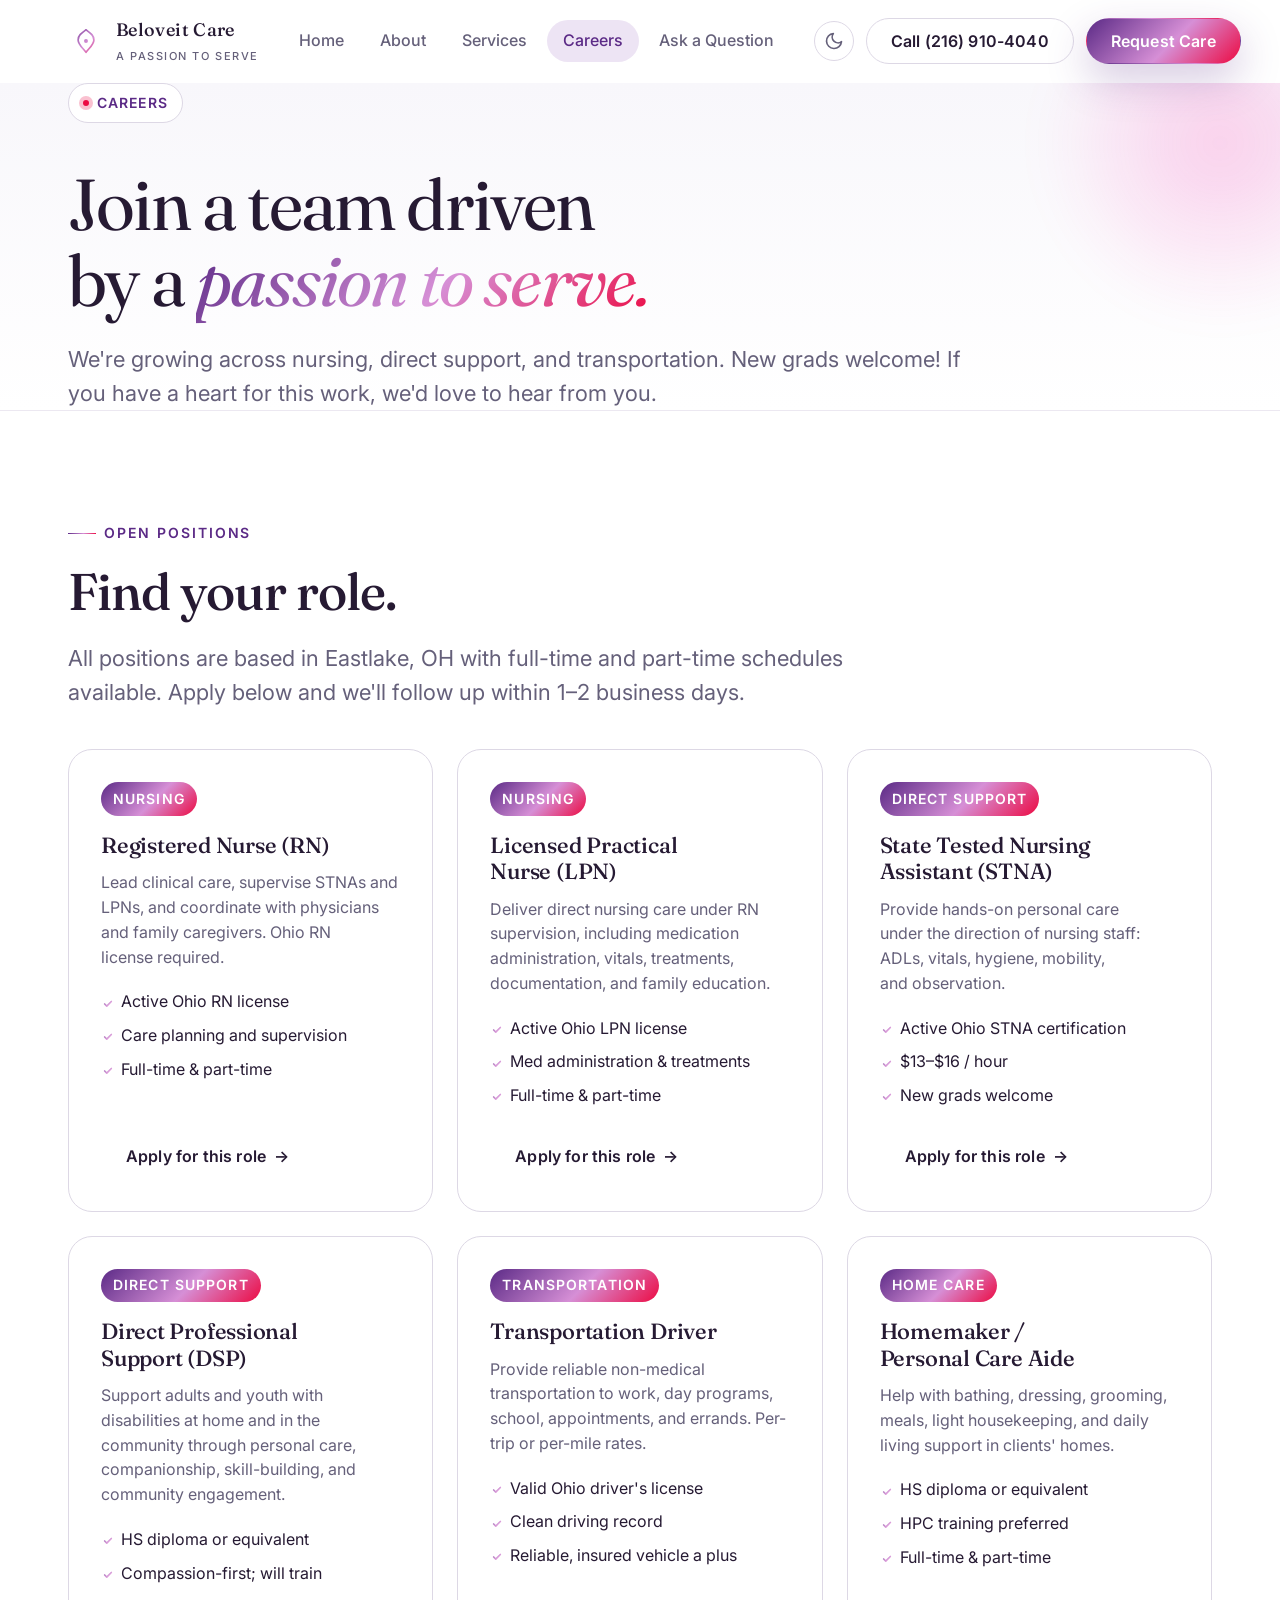
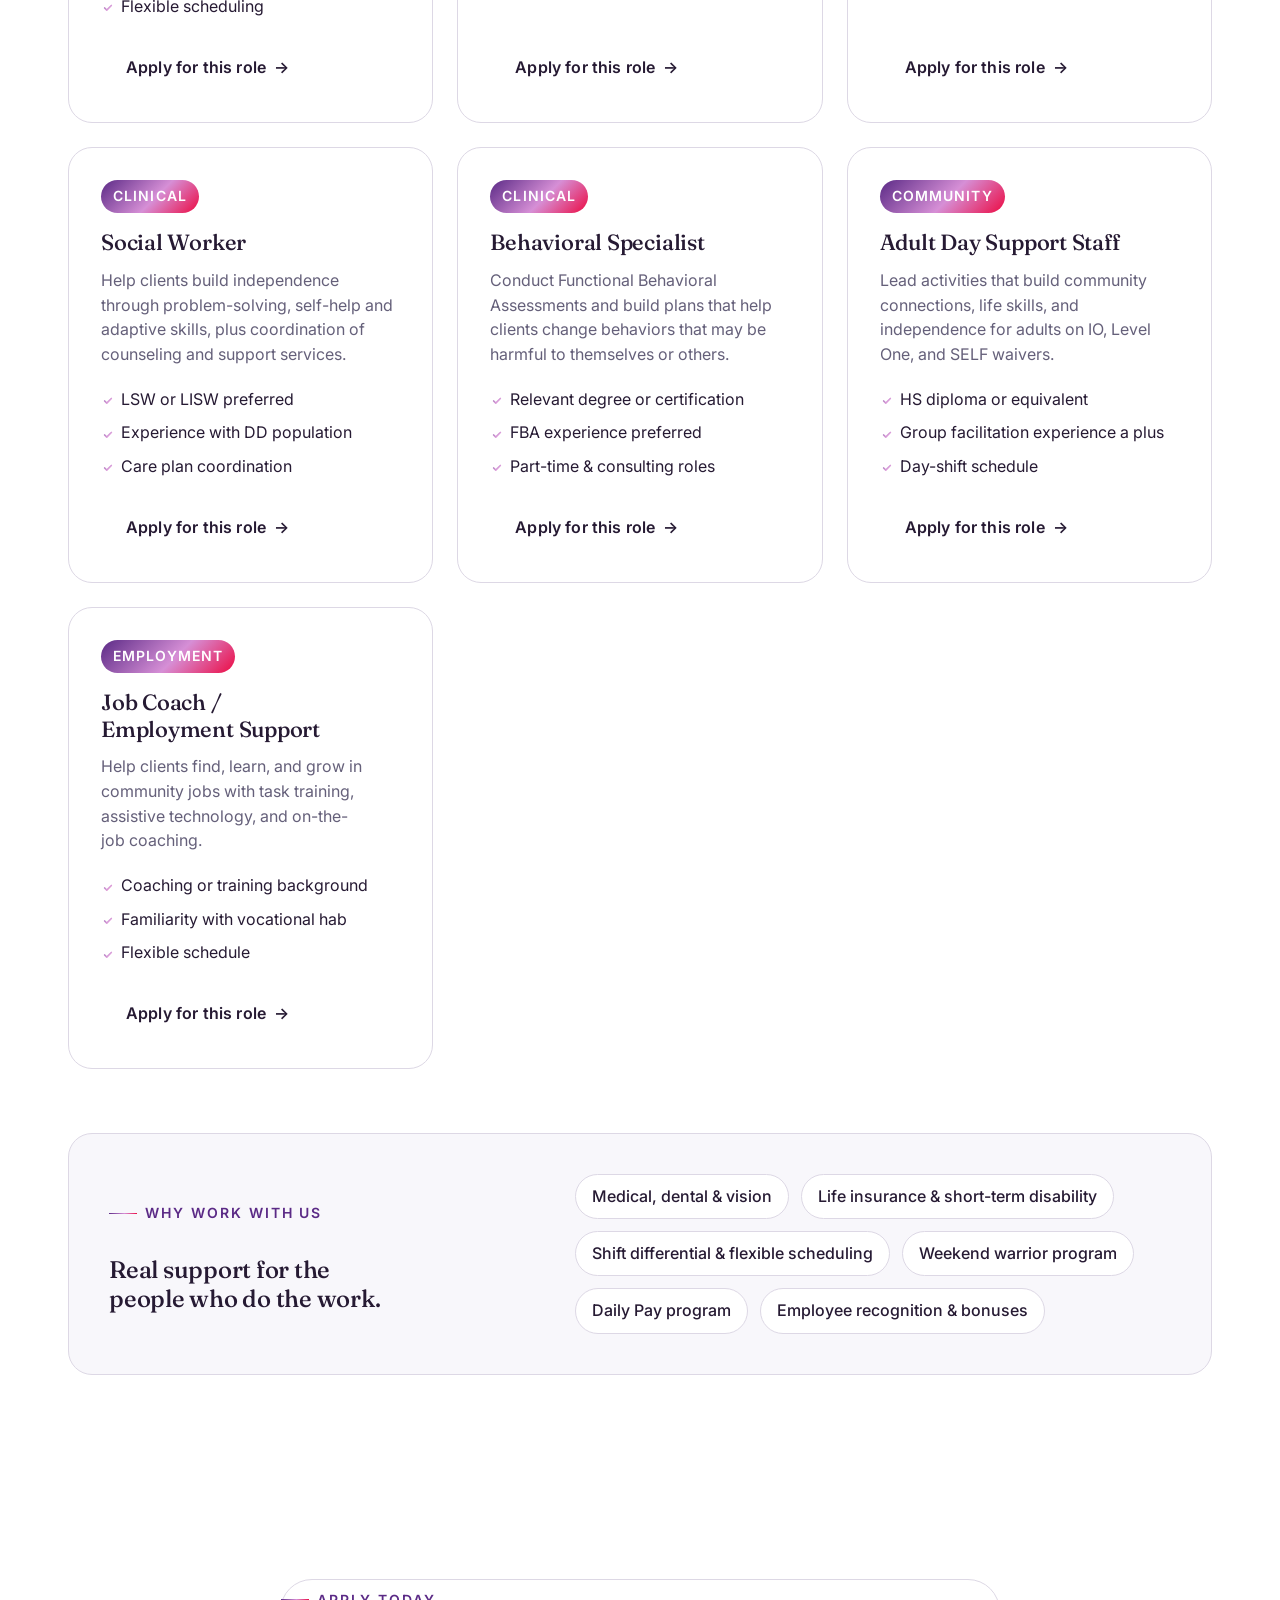
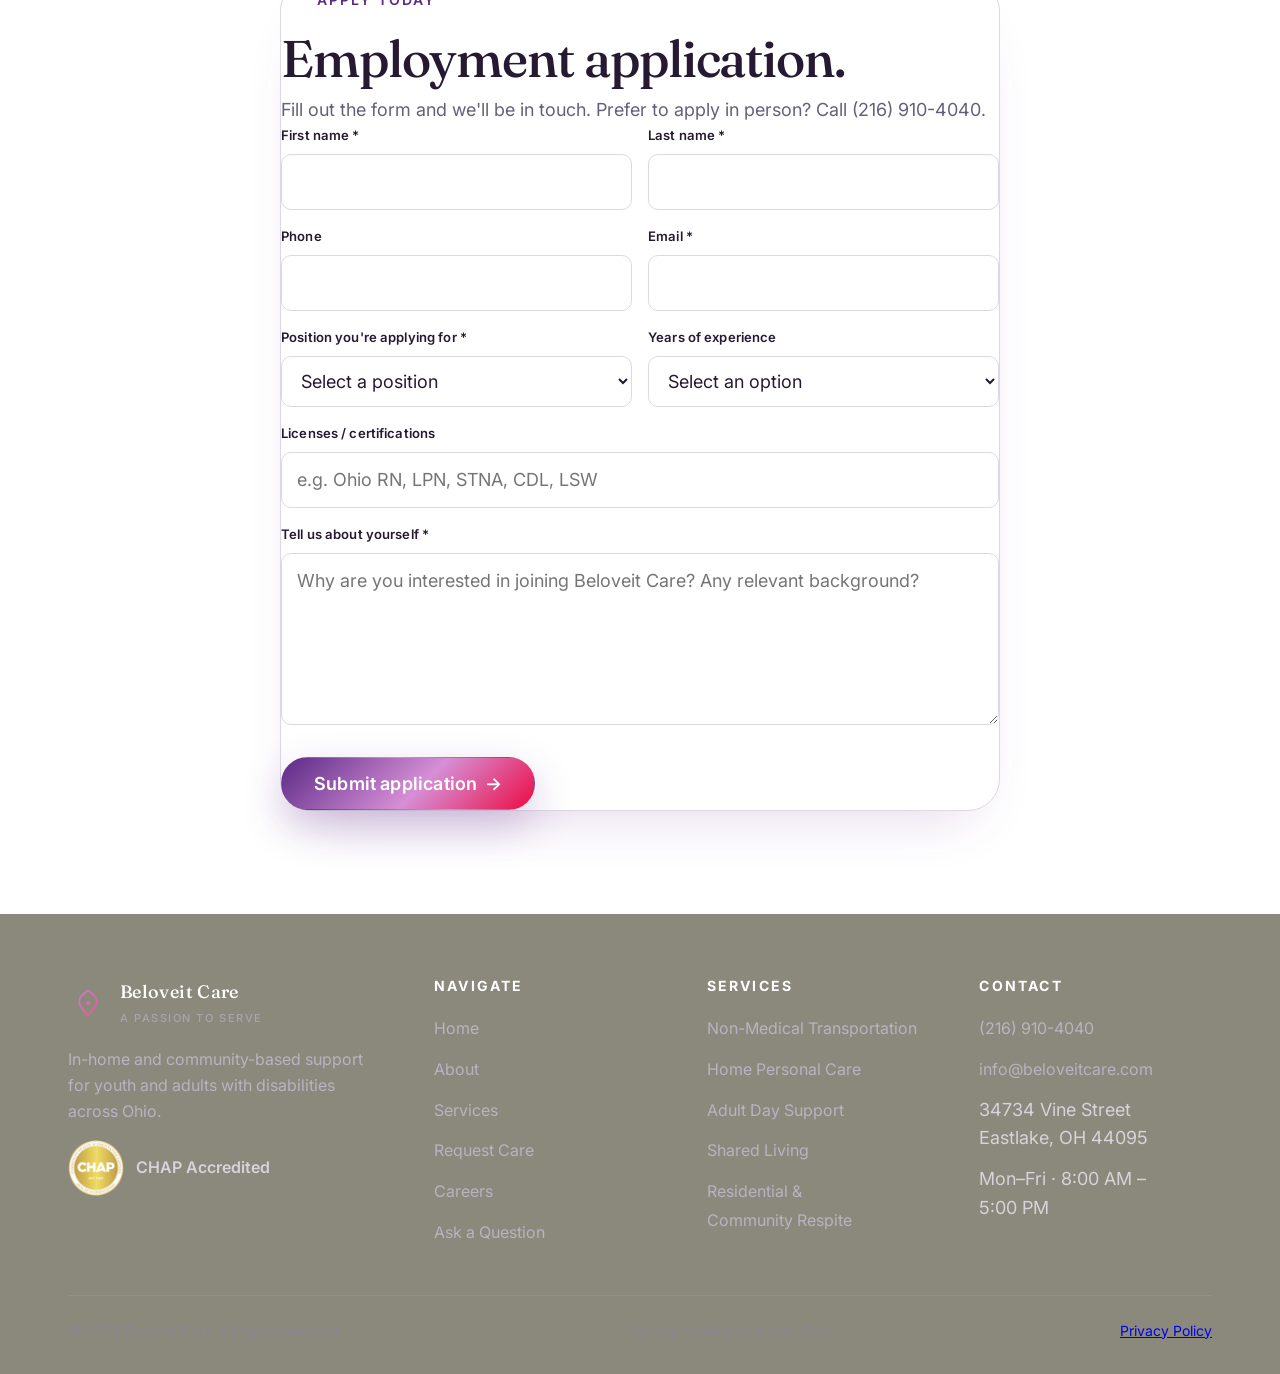
<file: careers.html>
<!doctype html>
<html lang="en">
<head>
  <meta charset="utf-8" />
  <meta name="viewport" content="width=device-width, initial-scale=1" />
  <title>Careers | Beloveit Care</title>
  <meta name="description" content="Join the Beloveit Care team. We're hiring State Tested Nursing Assistants and Direct Professional Support staff in Eastlake, OH and the surrounding area." />
  <link rel="icon" type="image/svg+xml" href="./assets/favicon.svg" />
  <link rel="preconnect" href="https://fonts.googleapis.com" />
  <link rel="preconnect" href="https://fonts.gstatic.com" crossorigin />
  <link href="https://fonts.googleapis.com/css2?family=Fraunces:ital,opsz,wght@0,9..144,400;0,9..144,500;0,9..144,600;1,9..144,400;1,9..144,500&family=Inter:wght@400;500;600;700&display=swap" rel="stylesheet" />
  <link rel="stylesheet" href="./base.css" />
  <link rel="stylesheet" href="./style.css" />
</head>
<body>
  <a href="#main" class="sr-only">Skip to content</a>

  <header class="site-header">
    <div class="container">
      <nav class="nav" aria-label="Primary">
        <a class="brand" href="./index.html">
          <svg class="brand-mark" viewBox="0 0 64 64" fill="none" aria-hidden="true">
            <defs>
              <linearGradient id="bm1" x1="0" y1="0" x2="64" y2="64" gradientUnits="userSpaceOnUse">
                <stop offset="0" stop-color="#5b2a86"/><stop offset=".55" stop-color="#d68fd6"/><stop offset="1" stop-color="#ec0b43"/>
              </linearGradient>
            </defs>
            <path d="M32 12 C24 18, 18 22, 18 30 C18 38, 26 44, 32 52 C38 44, 46 38, 46 30 C46 22, 40 18, 32 12 Z" stroke="url(#bm1)" stroke-width="3" stroke-linejoin="round" fill="none"/>
            <circle cx="32" cy="32" r="3.5" fill="url(#bm1)"/>
          </svg>
          <span>
            <span class="brand-name">Beloveit Care</span>
            <span class="brand-tagline">A Passion to Serve</span>
          </span>
        </a>
        <ul class="nav-links" role="list">
          <li><a href="./index.html">Home</a></li>
          <li><a href="./about.html">About</a></li>
          <li><a href="./services.html">Services</a></li>
          <li class="nav-links__mobile"><a href="./start-services.html">Request Care</a></li>
          <li><a href="./careers.html" aria-current="page">Careers</a></li>
          <li><a href="./ask.html">Ask a Question</a></li>
        </ul>
        <div class="nav-actions">
          <button class="theme-toggle" data-theme-toggle aria-label="Toggle theme"></button>
          <a class="btn btn--secondary nav-call" href="tel:+12169104040">Call (216) 910-4040</a>
          <a class="btn btn--primary" href="./start-services.html">Request Care</a>
          <button class="nav-toggle" data-nav-toggle aria-label="Open menu" aria-expanded="false">
            <svg width="20" height="20" viewBox="0 0 24 24" fill="none" stroke="currentColor" stroke-width="2" stroke-linecap="round"><line x1="3" y1="6" x2="21" y2="6"/><line x1="3" y1="12" x2="21" y2="12"/><line x1="3" y1="18" x2="21" y2="18"/></svg>
          </button>
        </div>
      </nav>
    </div>
  </header>

  <main id="main">

    <section class="page-hero">
      <div class="container">
        <span class="hero-tag"><span class="dot"></span> Careers</span>
        <h1 class="page-title">Join a team driven by a <span class="accent">passion to serve.</span></h1>
        <p class="page-lede">We're growing across nursing, direct support, and transportation. New grads welcome! If you have a heart for this work, we'd love to hear from you.</p>
      </div>
    </section>

    <section class="section">
      <div class="container">
        <div class="reveal" style="margin-bottom: var(--space-10);">
          <span class="section-eyebrow">Open Positions</span>
          <h2 class="section-title">Find your role.</h2>
          <p class="section-lede">All positions are based in Eastlake, OH with full-time and part-time schedules available. Apply below and we'll follow up within 1–2 business days.</p>
        </div>

        <div class="positions-grid">

          <article class="position-card reveal">
            <span class="position-tag">Nursing</span>
            <h3>Registered Nurse (RN)</h3>
            <p>Lead clinical care, supervise STNAs and LPNs, and coordinate with physicians and family caregivers. Ohio RN license required.</p>
            <ul class="position-bullets">
              <li>Active Ohio RN license</li>
              <li>Care planning and supervision</li>
              <li>Full-time &amp; part-time</li>
            </ul>
            <a class="btn btn--ghost" href="#apply">Apply for this role <span class="arrow">→</span></a>
          </article>

          <article class="position-card reveal">
            <span class="position-tag">Nursing</span>
            <h3>Licensed Practical Nurse (LPN)</h3>
            <p>Deliver direct nursing care under RN supervision, including medication administration, vitals, treatments, documentation, and family education.</p>
            <ul class="position-bullets">
              <li>Active Ohio LPN license</li>
              <li>Med administration &amp; treatments</li>
              <li>Full-time &amp; part-time</li>
            </ul>
            <a class="btn btn--ghost" href="#apply">Apply for this role <span class="arrow">→</span></a>
          </article>

          <article class="position-card reveal">
            <span class="position-tag">Direct Support</span>
            <h3>State Tested Nursing Assistant (STNA)</h3>
            <p>Provide hands-on personal care under the direction of nursing staff: ADLs, vitals, hygiene, mobility, and observation.</p>
            <ul class="position-bullets">
              <li>Active Ohio STNA certification</li>
              <li>$13–$16 / hour</li>
              <li>New grads welcome</li>
            </ul>
            <a class="btn btn--ghost" href="#apply">Apply for this role <span class="arrow">→</span></a>
          </article>

          <article class="position-card reveal">
            <span class="position-tag">Direct Support</span>
            <h3>Direct Professional Support (DSP)</h3>
            <p>Support adults and youth with disabilities at home and in the community through personal care, companionship, skill-building, and community engagement.</p>
            <ul class="position-bullets">
              <li>HS diploma or equivalent</li>
              <li>Compassion-first; will train</li>
              <li>Flexible scheduling</li>
            </ul>
            <a class="btn btn--ghost" href="#apply">Apply for this role <span class="arrow">→</span></a>
          </article>

          <article class="position-card reveal">
            <span class="position-tag">Transportation</span>
            <h3>Transportation Driver</h3>
            <p>Provide reliable non-medical transportation to work, day programs, school, appointments, and errands. Per-trip or per-mile rates.</p>
            <ul class="position-bullets">
              <li>Valid Ohio driver's license</li>
              <li>Clean driving record</li>
              <li>Reliable, insured vehicle a plus</li>
            </ul>
            <a class="btn btn--ghost" href="#apply">Apply for this role <span class="arrow">→</span></a>
          </article>

          <article class="position-card reveal">
            <span class="position-tag">Home Care</span>
            <h3>Homemaker / Personal Care Aide</h3>
            <p>Help with bathing, dressing, grooming, meals, light housekeeping, and daily living support in clients' homes.</p>
            <ul class="position-bullets">
              <li>HS diploma or equivalent</li>
              <li>HPC training preferred</li>
              <li>Full-time &amp; part-time</li>
            </ul>
            <a class="btn btn--ghost" href="#apply">Apply for this role <span class="arrow">→</span></a>
          </article>

          <article class="position-card reveal">
            <span class="position-tag">Clinical</span>
            <h3>Social Worker</h3>
            <p>Help clients build independence through problem-solving, self-help and adaptive skills, plus coordination of counseling and support services.</p>
            <ul class="position-bullets">
              <li>LSW or LISW preferred</li>
              <li>Experience with DD population</li>
              <li>Care plan coordination</li>
            </ul>
            <a class="btn btn--ghost" href="#apply">Apply for this role <span class="arrow">→</span></a>
          </article>

          <article class="position-card reveal">
            <span class="position-tag">Clinical</span>
            <h3>Behavioral Specialist</h3>
            <p>Conduct Functional Behavioral Assessments and build plans that help clients change behaviors that may be harmful to themselves or others.</p>
            <ul class="position-bullets">
              <li>Relevant degree or certification</li>
              <li>FBA experience preferred</li>
              <li>Part-time &amp; consulting roles</li>
            </ul>
            <a class="btn btn--ghost" href="#apply">Apply for this role <span class="arrow">→</span></a>
          </article>

          <article class="position-card reveal">
            <span class="position-tag">Community</span>
            <h3>Adult Day Support Staff</h3>
            <p>Lead activities that build community connections, life skills, and independence for adults on IO, Level One, and SELF waivers.</p>
            <ul class="position-bullets">
              <li>HS diploma or equivalent</li>
              <li>Group facilitation experience a plus</li>
              <li>Day-shift schedule</li>
            </ul>
            <a class="btn btn--ghost" href="#apply">Apply for this role <span class="arrow">→</span></a>
          </article>

          <article class="position-card reveal">
            <span class="position-tag">Employment</span>
            <h3>Job Coach / Employment Support</h3>
            <p>Help clients find, learn, and grow in community jobs with task training, assistive technology, and on-the-job coaching.</p>
            <ul class="position-bullets">
              <li>Coaching or training background</li>
              <li>Familiarity with vocational hab</li>
              <li>Flexible schedule</li>
            </ul>
            <a class="btn btn--ghost" href="#apply">Apply for this role <span class="arrow">→</span></a>
          </article>

        </div>

        <div class="benefits-strip reveal">
          <div>
            <span class="section-eyebrow">Why work with us</span>
            <h3>Real support for the people who do the work.</h3>
          </div>
          <ul class="benefits-list">
            <li>Medical, dental &amp; vision</li>
            <li>Life insurance &amp; short-term disability</li>
            <li>Shift differential &amp; flexible scheduling</li>
            <li>Weekend warrior program</li>
            <li>Daily Pay program</li>
            <li>Employee recognition &amp; bonuses</li>
          </ul>
        </div>
      </div>
    </section>

    <section class="section" id="apply">
      <div class="container">
        <div class="form-shell reveal">
          <div class="form-intro">
            <span class="section-eyebrow">Apply Today</span>
            <h2 class="section-title">Employment application.</h2>
            <p>Fill out the form and we'll be in touch. Prefer to apply in person? Call (216) 910-4040.</p>
          </div>
          <form class="form" data-blc-form data-form-name="Employment Application">
            <div class="form-row form-row--2">
              <label class="field">
                <span class="field-label">First name *</span>
                <input type="text" name="first_name" required />
              </label>
              <label class="field">
                <span class="field-label">Last name *</span>
                <input type="text" name="last_name" required />
              </label>
            </div>
            <div class="form-row form-row--2">
              <label class="field">
                <span class="field-label">Phone</span>
                <input type="tel" name="phone" />
              </label>
              <label class="field">
                <span class="field-label">Email *</span>
                <input type="email" name="email" required />
              </label>
            </div>
            <div class="form-row form-row--2">
              <label class="field">
                <span class="field-label">Position you're applying for *</span>
                <select name="position" required>
                  <option value="">Select a position</option>
                  <option>Registered Nurse (RN)</option>
                  <option>Licensed Practical Nurse (LPN)</option>
                  <option>State Tested Nursing Assistant (STNA)</option>
                  <option>Direct Professional Support (DSP)</option>
                  <option>Transportation Driver</option>
                  <option>Homemaker / Personal Care Aide</option>
                  <option>Social Worker</option>
                  <option>Behavioral Specialist</option>
                  <option>Adult Day Support Staff</option>
                  <option>Job Coach / Employment Support</option>
                  <option>Other / not sure</option>
                </select>
              </label>
              <label class="field">
                <span class="field-label">Years of experience</span>
                <select name="experience">
                  <option value="">Select an option</option>
                  <option>Under 1 year</option>
                  <option>1–3 years</option>
                  <option>3–5 years</option>
                  <option>5 years or more</option>
                </select>
              </label>
            </div>
            <label class="field">
              <span class="field-label">Licenses / certifications</span>
              <input type="text" name="credentials" placeholder="e.g. Ohio RN, LPN, STNA, CDL, LSW" />
            </label>
            <label class="field">
              <span class="field-label">Tell us about yourself *</span>
              <textarea name="message" rows="5" required placeholder="Why are you interested in joining Beloveit Care? Any relevant background?"></textarea>
            </label>
            <div class="form-actions">
              <button type="submit" class="btn btn--primary btn--lg">Submit application <span class="arrow">→</span></button>
              <p class="form-status" data-form-status></p>
            </div>
          </form>
        </div>
      </div>
    </section>
  </main>

  <footer class="site-footer">
    <div class="container">
      <div class="footer-grid">
        <div>
          <div class="footer-brand">
            <svg class="brand-mark" viewBox="0 0 64 64" fill="none" aria-hidden="true">
              <defs><linearGradient id="fb1" x1="0" y1="0" x2="64" y2="64" gradientUnits="userSpaceOnUse"><stop offset="0" stop-color="#b88de0"/><stop offset="1" stop-color="#f44c70"/></linearGradient></defs>
              <path d="M32 12 C24 18, 18 22, 18 30 C18 38, 26 44, 32 52 C38 44, 46 38, 46 30 C46 22, 40 18, 32 12 Z" stroke="url(#fb1)" stroke-width="3" stroke-linejoin="round" fill="none"/>
              <circle cx="32" cy="32" r="3.5" fill="url(#fb1)"/>
            </svg>
            <span><span class="brand-name">Beloveit Care</span><span class="brand-tagline">A Passion to Serve</span></span>
          </div>
          <p class="footer-tagline">In-home and community-based support for youth and adults with disabilities across Ohio.</p>
          <div class="footer-chap">
            <img src="./assets/chap-seal.png" alt="CHAP Seal of Accreditation" width="56" height="56" loading="lazy" />
            <span>CHAP Accredited</span>
          </div>
        </div>
        <div class="footer-col">
          <h4>Navigate</h4>
          <ul role="list">
            <li><a href="./index.html">Home</a></li>
            <li><a href="./about.html">About</a></li>
            <li><a href="./services.html">Services</a></li>
            <li><a href="./start-services.html">Request Care</a></li>
            <li><a href="./careers.html">Careers</a></li>
            <li><a href="./ask.html">Ask a Question</a></li>
          </ul>
        </div>
        <div class="footer-col">
          <h4>Services</h4>
          <ul role="list">
            <li><a href="./services.html#transportation">Non-Medical Transportation</a></li>
            <li><a href="./services.html#personal-care">Home Personal Care</a></li>
            <li><a href="./services.html#day-support">Adult Day Support</a></li>
            <li><a href="./services.html#shared-living">Shared Living</a></li>
            <li><a href="./services.html#respite">Residential &amp; Community Respite</a></li>
          </ul>
        </div>
        <div class="footer-col">
          <h4>Contact</h4>
          <ul role="list">
            <li><a href="tel:+12169104040">(216) 910-4040</a></li>
            <li><a href="mailto:info@beloveitcare.com">info@beloveitcare.com</a></li>
            <li>34734 Vine Street<br/>Eastlake, OH 44095</li>
            <li>Mon–Fri · 8:00 AM – 5:00 PM</li>
          </ul>
        </div>
      </div>
      <div class="footer-bar">
        <span>© <span id="current-year">2026</span> Beloveit Care. All rights reserved.</span>
        <span>Serving families all across Ohio.</span>
        <span><a href="./privacy-policy.html">Privacy Policy</a></span>
      </div>
    </div>
  </footer>

  <script src="./app.js" defer></script>
</body>
</html>
</file>
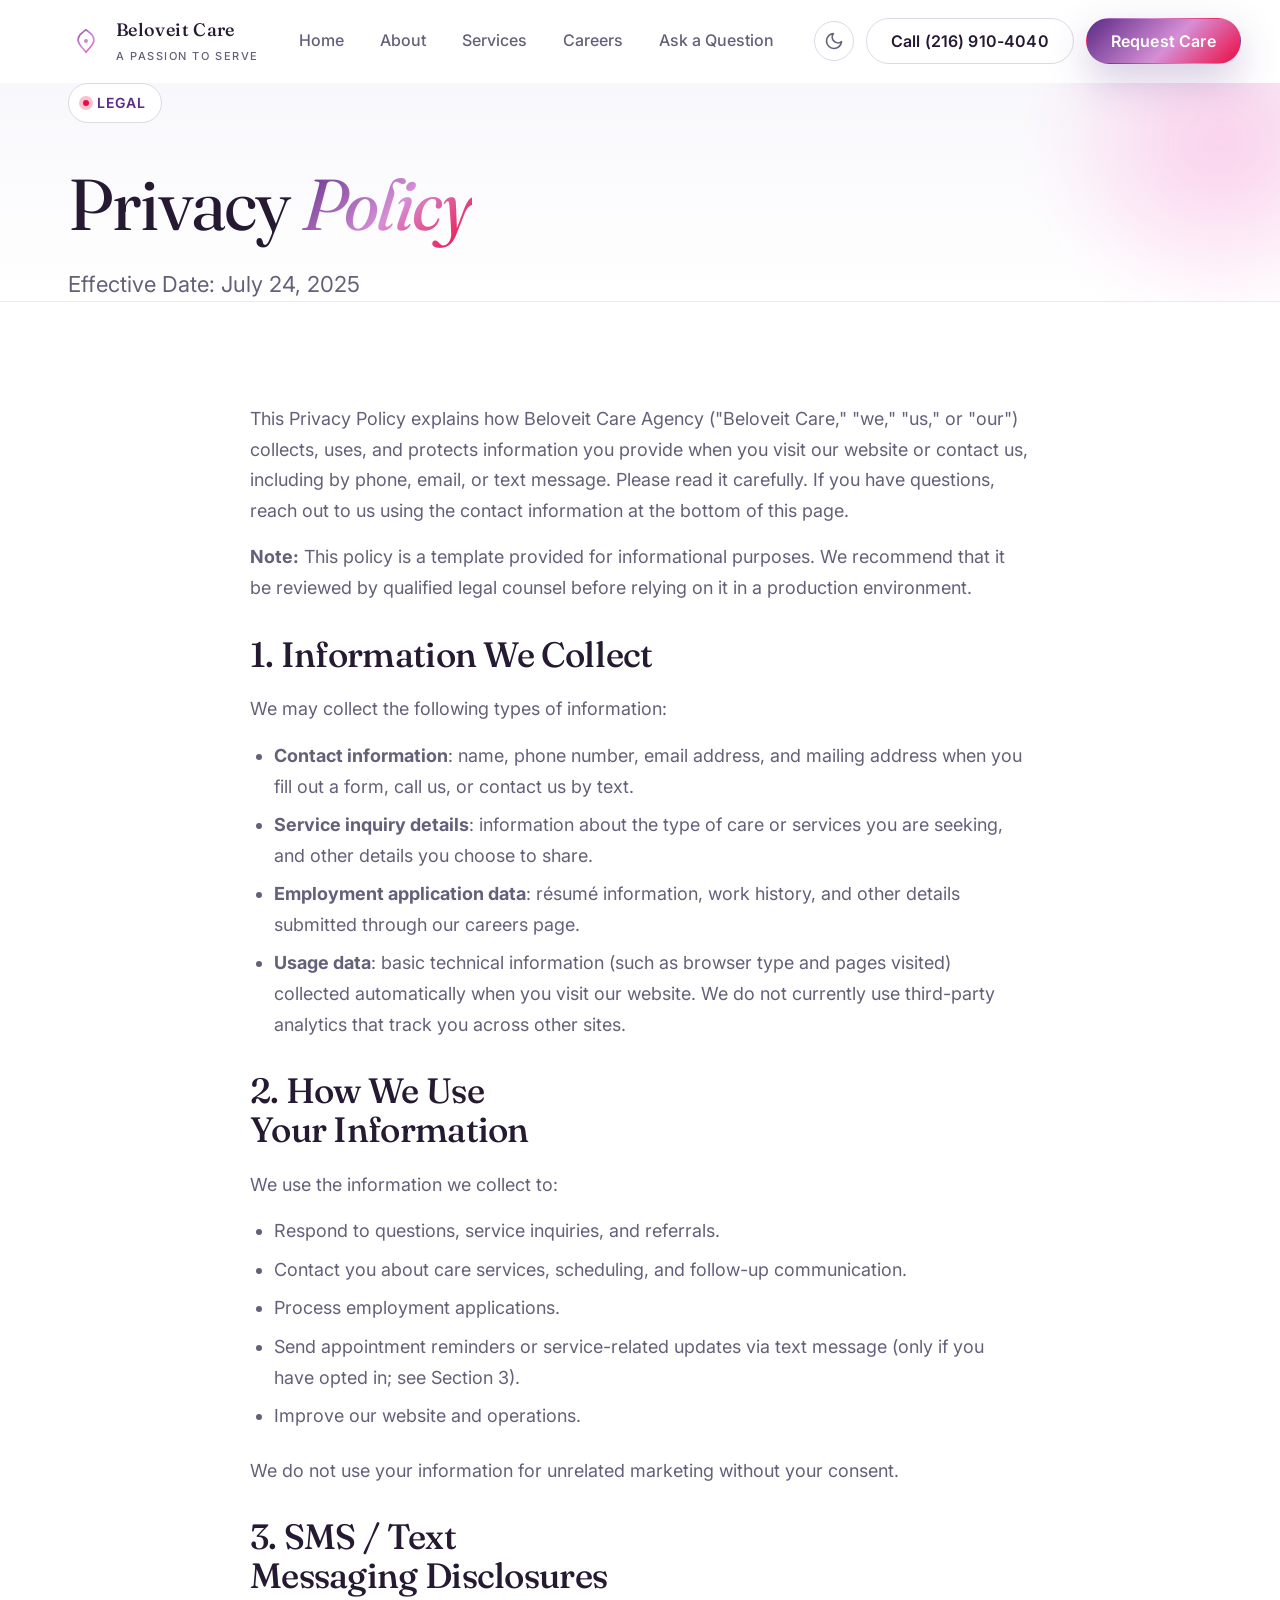
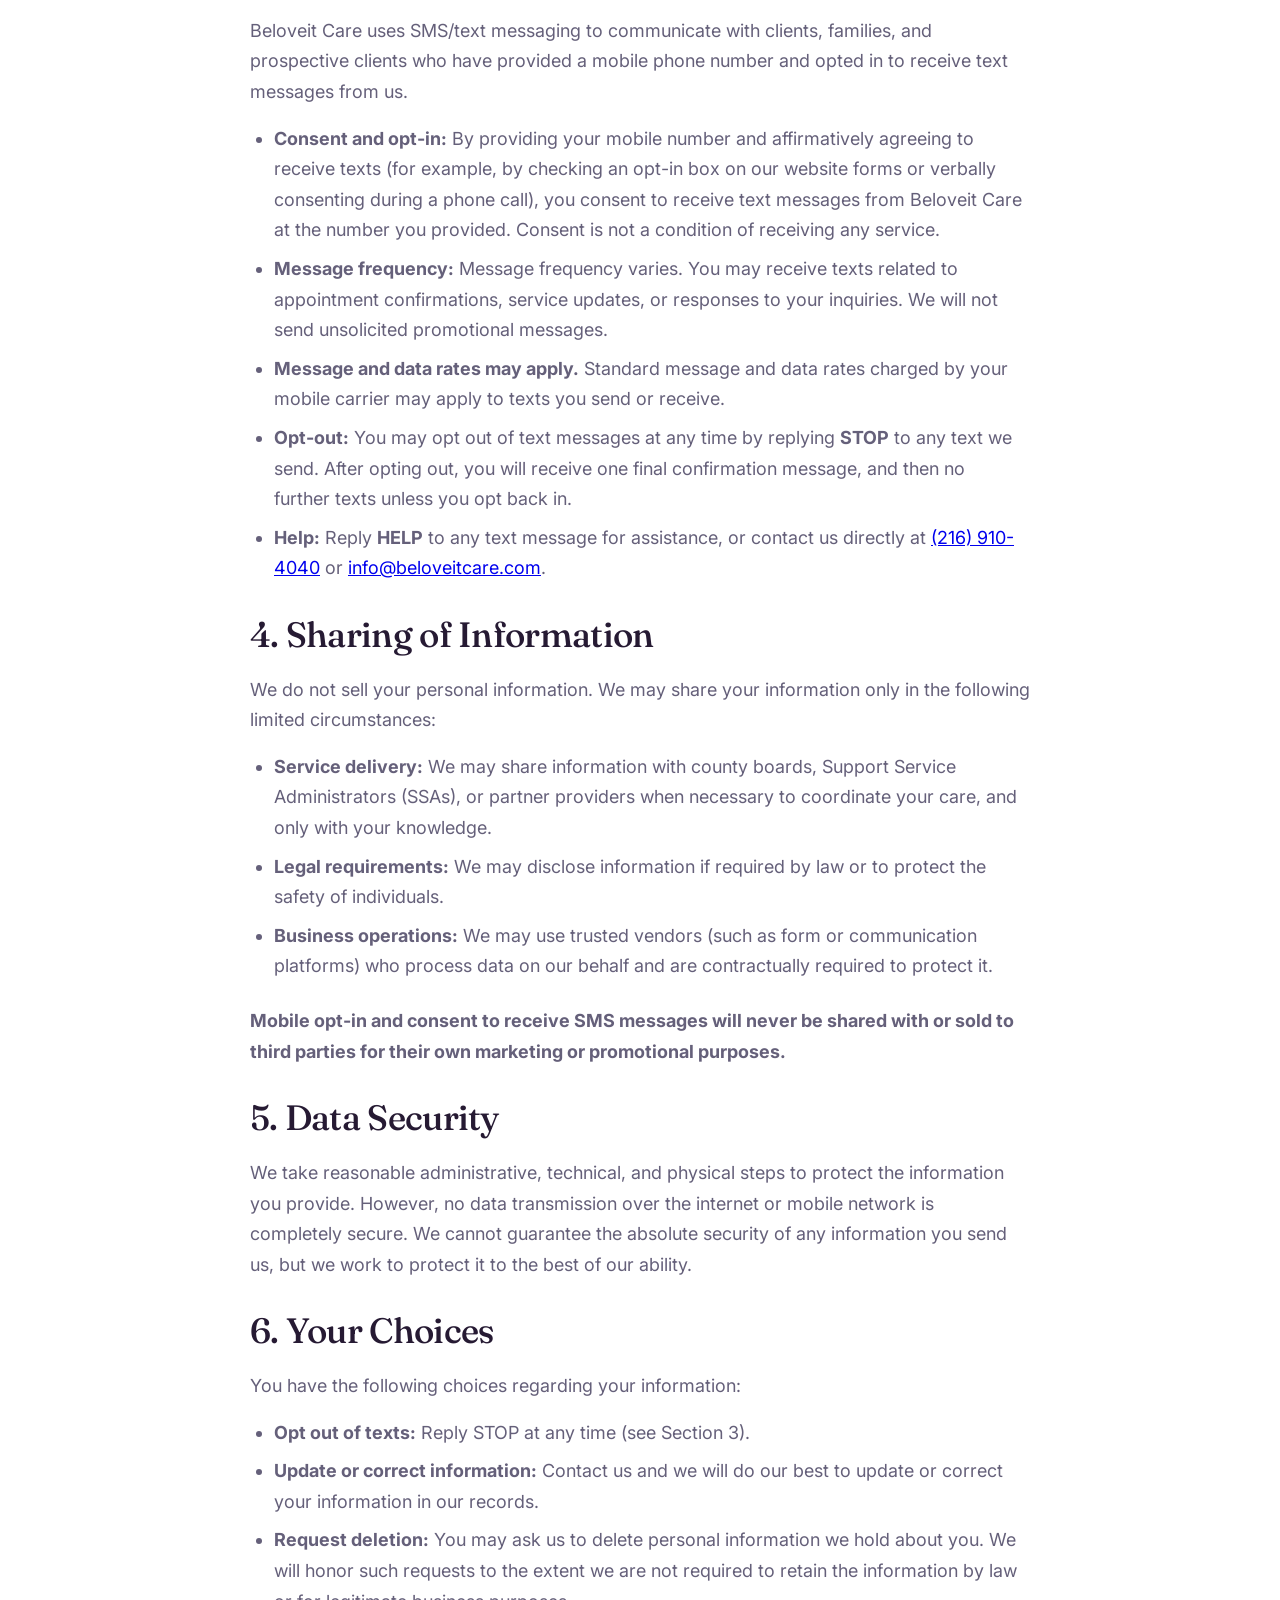
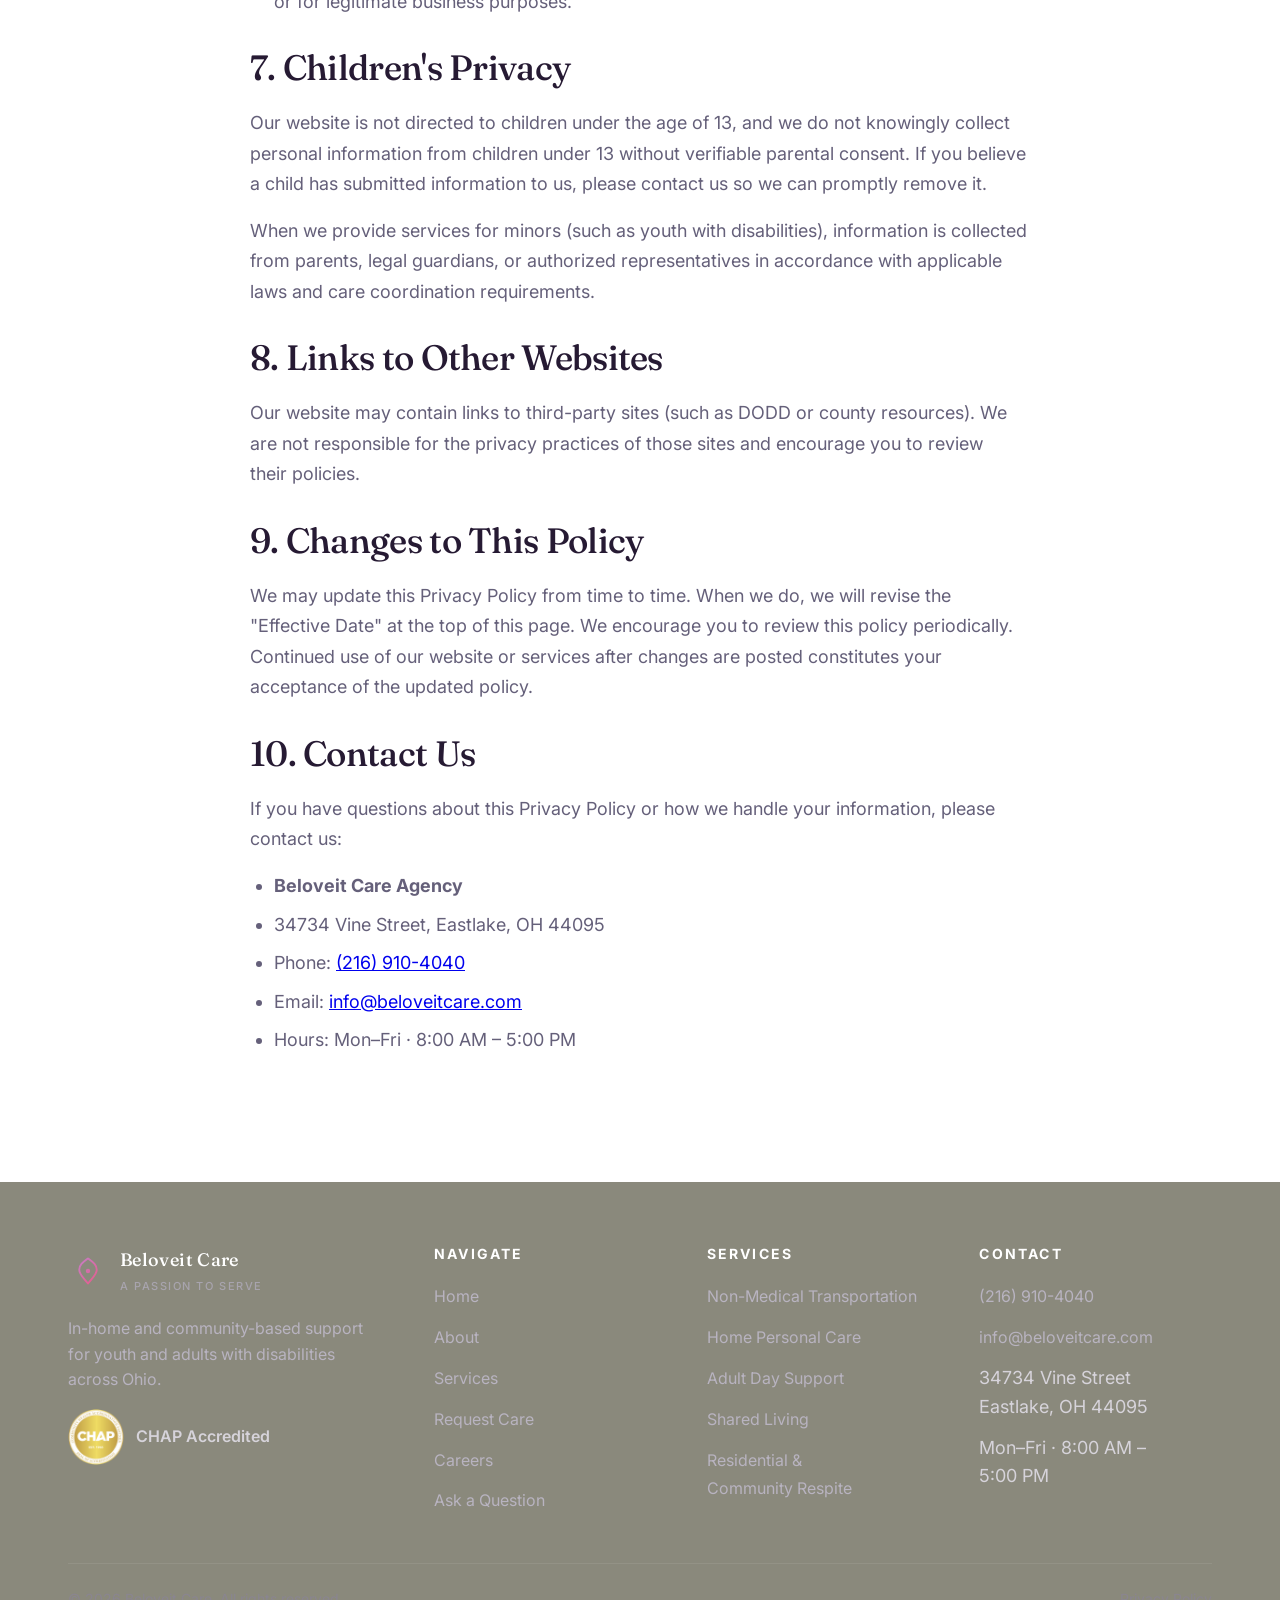
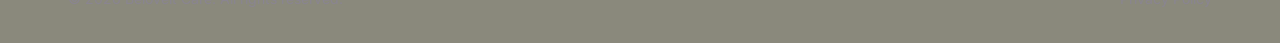
<file: privacy-policy.html>
<!doctype html>
<html lang="en">
<head>
  <meta charset="utf-8" />
  <meta name="viewport" content="width=device-width, initial-scale=1" />
  <title>Privacy Policy | Beloveit Care</title>
  <meta name="description" content="Beloveit Care Privacy Policy: how we collect, use, and protect your information, including SMS/text messaging disclosures." />
  <link rel="icon" type="image/svg+xml" href="./assets/favicon.svg" />
  <link rel="preconnect" href="https://fonts.googleapis.com" />
  <link rel="preconnect" href="https://fonts.gstatic.com" crossorigin />
  <link href="https://fonts.googleapis.com/css2?family=Fraunces:ital,opsz,wght@0,9..144,400;0,9..144,500;0,9..144,600;1,9..144,400;1,9..144,500&family=Inter:wght@400;500;600;700&display=swap" rel="stylesheet" />
  <link rel="stylesheet" href="./base.css" />
  <link rel="stylesheet" href="./style.css" />
</head>
<body>
  <a href="#main" class="sr-only">Skip to content</a>

  <header class="site-header">
    <div class="container">
      <nav class="nav" aria-label="Primary">
        <a class="brand" href="./index.html">
          <svg class="brand-mark" viewBox="0 0 64 64" fill="none" aria-hidden="true">
            <defs>
              <linearGradient id="bm1" x1="0" y1="0" x2="64" y2="64" gradientUnits="userSpaceOnUse">
                <stop offset="0" stop-color="#5b2a86"/><stop offset=".55" stop-color="#d68fd6"/><stop offset="1" stop-color="#ec0b43"/>
              </linearGradient>
            </defs>
            <path d="M32 12 C24 18, 18 22, 18 30 C18 38, 26 44, 32 52 C38 44, 46 38, 46 30 C46 22, 40 18, 32 12 Z" stroke="url(#bm1)" stroke-width="3" stroke-linejoin="round" fill="none"/>
            <circle cx="32" cy="32" r="3.5" fill="url(#bm1)"/>
          </svg>
          <span>
            <span class="brand-name">Beloveit Care</span>
            <span class="brand-tagline">A Passion to Serve</span>
          </span>
        </a>
        <ul class="nav-links" role="list">
          <li><a href="./index.html">Home</a></li>
          <li><a href="./about.html">About</a></li>
          <li><a href="./services.html">Services</a></li>
          <li class="nav-links__mobile"><a href="./start-services.html">Request Care</a></li>
          <li><a href="./careers.html">Careers</a></li>
          <li><a href="./ask.html">Ask a Question</a></li>
        </ul>
        <div class="nav-actions">
          <button class="theme-toggle" data-theme-toggle aria-label="Toggle theme"></button>
          <a class="btn btn--secondary nav-call" href="tel:+12169104040">Call (216) 910-4040</a>
          <a class="btn btn--primary" href="./start-services.html">Request Care</a>
          <button class="nav-toggle" data-nav-toggle aria-label="Open menu" aria-expanded="false">
            <svg width="20" height="20" viewBox="0 0 24 24" fill="none" stroke="currentColor" stroke-width="2" stroke-linecap="round"><line x1="3" y1="6" x2="21" y2="6"/><line x1="3" y1="12" x2="21" y2="12"/><line x1="3" y1="18" x2="21" y2="18"/></svg>
          </button>
        </div>
      </nav>
    </div>
  </header>

  <main id="main">

    <section class="page-hero">
      <div class="container">
        <span class="hero-tag"><span class="dot"></span> Legal</span>
        <h1 class="page-title">Privacy <span class="accent">Policy</span></h1>
        <p class="page-lede">Effective Date: July 24, 2025</p>
      </div>
    </section>

    <section class="section">
      <div class="container">
        <div class="reveal" style="max-width: 780px; margin: 0 auto;">

          <p class="prose" style="max-width: 100%;">This Privacy Policy explains how Beloveit Care Agency ("Beloveit Care," "we," "us," or "our") collects, uses, and protects information you provide when you visit our website or contact us, including by phone, email, or text message. Please read it carefully. If you have questions, reach out to us using the contact information at the bottom of this page.</p>

          <p class="prose" style="max-width: 100%;"><strong>Note:</strong> This policy is a template provided for informational purposes. We recommend that it be reviewed by qualified legal counsel before relying on it in a production environment.</p>

          <h2 class="section-title" style="font-size: var(--text-xl); margin-top: var(--space-8);">1. Information We Collect</h2>
          <p class="prose" style="max-width: 100%;">We may collect the following types of information:</p>
          <ul style="padding-left: var(--space-6); display: grid; gap: var(--space-2); margin-bottom: var(--space-6); color: var(--color-text-muted); line-height: 1.7; font-size: var(--text-base);">
            <li><strong>Contact information</strong>: name, phone number, email address, and mailing address when you fill out a form, call us, or contact us by text.</li>
            <li><strong>Service inquiry details</strong>: information about the type of care or services you are seeking, and other details you choose to share.</li>
            <li><strong>Employment application data</strong>: résumé information, work history, and other details submitted through our careers page.</li>
            <li><strong>Usage data</strong>: basic technical information (such as browser type and pages visited) collected automatically when you visit our website. We do not currently use third-party analytics that track you across other sites.</li>
          </ul>

          <h2 class="section-title" style="font-size: var(--text-xl); margin-top: var(--space-8);">2. How We Use Your Information</h2>
          <p class="prose" style="max-width: 100%;">We use the information we collect to:</p>
          <ul style="padding-left: var(--space-6); display: grid; gap: var(--space-2); margin-bottom: var(--space-6); color: var(--color-text-muted); line-height: 1.7; font-size: var(--text-base);">
            <li>Respond to questions, service inquiries, and referrals.</li>
            <li>Contact you about care services, scheduling, and follow-up communication.</li>
            <li>Process employment applications.</li>
            <li>Send appointment reminders or service-related updates via text message (only if you have opted in; see Section 3).</li>
            <li>Improve our website and operations.</li>
          </ul>
          <p class="prose" style="max-width: 100%;">We do not use your information for unrelated marketing without your consent.</p>

          <h2 class="section-title" style="font-size: var(--text-xl); margin-top: var(--space-8);">3. SMS / Text Messaging Disclosures</h2>
          <p class="prose" style="max-width: 100%;">Beloveit Care uses SMS/text messaging to communicate with clients, families, and prospective clients who have provided a mobile phone number and opted in to receive text messages from us.</p>
          <ul style="padding-left: var(--space-6); display: grid; gap: var(--space-2); margin-bottom: var(--space-6); color: var(--color-text-muted); line-height: 1.7; font-size: var(--text-base);">
            <li><strong>Consent and opt-in:</strong> By providing your mobile number and affirmatively agreeing to receive texts (for example, by checking an opt-in box on our website forms or verbally consenting during a phone call), you consent to receive text messages from Beloveit Care at the number you provided. Consent is not a condition of receiving any service.</li>
            <li><strong>Message frequency:</strong> Message frequency varies. You may receive texts related to appointment confirmations, service updates, or responses to your inquiries. We will not send unsolicited promotional messages.</li>
            <li><strong>Message and data rates may apply.</strong> Standard message and data rates charged by your mobile carrier may apply to texts you send or receive.</li>
            <li><strong>Opt-out:</strong> You may opt out of text messages at any time by replying <strong>STOP</strong> to any text we send. After opting out, you will receive one final confirmation message, and then no further texts unless you opt back in.</li>
            <li><strong>Help:</strong> Reply <strong>HELP</strong> to any text message for assistance, or contact us directly at <a href="tel:+12169104040">(216) 910-4040</a> or <a href="mailto:info@beloveitcare.com">info@beloveitcare.com</a>.</li>
          </ul>

          <h2 class="section-title" style="font-size: var(--text-xl); margin-top: var(--space-8);">4. Sharing of Information</h2>
          <p class="prose" style="max-width: 100%;">We do not sell your personal information. We may share your information only in the following limited circumstances:</p>
          <ul style="padding-left: var(--space-6); display: grid; gap: var(--space-2); margin-bottom: var(--space-6); color: var(--color-text-muted); line-height: 1.7; font-size: var(--text-base);">
            <li><strong>Service delivery:</strong> We may share information with county boards, Support Service Administrators (SSAs), or partner providers when necessary to coordinate your care, and only with your knowledge.</li>
            <li><strong>Legal requirements:</strong> We may disclose information if required by law or to protect the safety of individuals.</li>
            <li><strong>Business operations:</strong> We may use trusted vendors (such as form or communication platforms) who process data on our behalf and are contractually required to protect it.</li>
          </ul>
          <p class="prose" style="max-width: 100%;"><strong>Mobile opt-in and consent to receive SMS messages will never be shared with or sold to third parties for their own marketing or promotional purposes.</strong></p>

          <h2 class="section-title" style="font-size: var(--text-xl); margin-top: var(--space-8);">5. Data Security</h2>
          <p class="prose" style="max-width: 100%;">We take reasonable administrative, technical, and physical steps to protect the information you provide. However, no data transmission over the internet or mobile network is completely secure. We cannot guarantee the absolute security of any information you send us, but we work to protect it to the best of our ability.</p>

          <h2 class="section-title" style="font-size: var(--text-xl); margin-top: var(--space-8);">6. Your Choices</h2>
          <p class="prose" style="max-width: 100%;">You have the following choices regarding your information:</p>
          <ul style="padding-left: var(--space-6); display: grid; gap: var(--space-2); margin-bottom: var(--space-6); color: var(--color-text-muted); line-height: 1.7; font-size: var(--text-base);">
            <li><strong>Opt out of texts:</strong> Reply STOP at any time (see Section 3).</li>
            <li><strong>Update or correct information:</strong> Contact us and we will do our best to update or correct your information in our records.</li>
            <li><strong>Request deletion:</strong> You may ask us to delete personal information we hold about you. We will honor such requests to the extent we are not required to retain the information by law or for legitimate business purposes.</li>
          </ul>

          <h2 class="section-title" style="font-size: var(--text-xl); margin-top: var(--space-8);">7. Children's Privacy</h2>
          <p class="prose" style="max-width: 100%;">Our website is not directed to children under the age of 13, and we do not knowingly collect personal information from children under 13 without verifiable parental consent. If you believe a child has submitted information to us, please contact us so we can promptly remove it.</p>
          <p class="prose" style="max-width: 100%;">When we provide services for minors (such as youth with disabilities), information is collected from parents, legal guardians, or authorized representatives in accordance with applicable laws and care coordination requirements.</p>

          <h2 class="section-title" style="font-size: var(--text-xl); margin-top: var(--space-8);">8. Links to Other Websites</h2>
          <p class="prose" style="max-width: 100%;">Our website may contain links to third-party sites (such as DODD or county resources). We are not responsible for the privacy practices of those sites and encourage you to review their policies.</p>

          <h2 class="section-title" style="font-size: var(--text-xl); margin-top: var(--space-8);">9. Changes to This Policy</h2>
          <p class="prose" style="max-width: 100%;">We may update this Privacy Policy from time to time. When we do, we will revise the "Effective Date" at the top of this page. We encourage you to review this policy periodically. Continued use of our website or services after changes are posted constitutes your acceptance of the updated policy.</p>

          <h2 class="section-title" style="font-size: var(--text-xl); margin-top: var(--space-8);">10. Contact Us</h2>
          <p class="prose" style="max-width: 100%;">If you have questions about this Privacy Policy or how we handle your information, please contact us:</p>
          <ul style="padding-left: var(--space-6); display: grid; gap: var(--space-2); margin-bottom: var(--space-6); color: var(--color-text-muted); line-height: 1.7; font-size: var(--text-base);">
            <li><strong>Beloveit Care Agency</strong></li>
            <li>34734 Vine Street, Eastlake, OH 44095</li>
            <li>Phone: <a href="tel:+12169104040">(216) 910-4040</a></li>
            <li>Email: <a href="mailto:info@beloveitcare.com">info@beloveitcare.com</a></li>
            <li>Hours: Mon–Fri · 8:00 AM – 5:00 PM</li>
          </ul>

        </div>
      </div>
    </section>

  </main>

  <footer class="site-footer">
    <div class="container">
      <div class="footer-grid">
        <div>
          <div class="footer-brand">
            <svg class="brand-mark" viewBox="0 0 64 64" fill="none" aria-hidden="true">
              <defs><linearGradient id="fb1" x1="0" y1="0" x2="64" y2="64" gradientUnits="userSpaceOnUse"><stop offset="0" stop-color="#b88de0"/><stop offset="1" stop-color="#f44c70"/></linearGradient></defs>
              <path d="M32 12 C24 18, 18 22, 18 30 C18 38, 26 44, 32 52 C38 44, 46 38, 46 30 C46 22, 40 18, 32 12 Z" stroke="url(#fb1)" stroke-width="3" stroke-linejoin="round" fill="none"/>
              <circle cx="32" cy="32" r="3.5" fill="url(#fb1)"/>
            </svg>
            <span><span class="brand-name">Beloveit Care</span><span class="brand-tagline">A Passion to Serve</span></span>
          </div>
          <p class="footer-tagline">In-home and community-based support for youth and adults with disabilities across Ohio.</p>
          <div class="footer-chap">
            <img src="./assets/chap-seal.png" alt="CHAP Seal of Accreditation" width="56" height="56" loading="lazy" />
            <span>CHAP Accredited</span>
          </div>
        </div>
        <div class="footer-col">
          <h4>Navigate</h4>
          <ul role="list">
            <li><a href="./index.html">Home</a></li>
            <li><a href="./about.html">About</a></li>
            <li><a href="./services.html">Services</a></li>
            <li><a href="./start-services.html">Request Care</a></li>
            <li><a href="./careers.html">Careers</a></li>
            <li><a href="./ask.html">Ask a Question</a></li>
          </ul>
        </div>
        <div class="footer-col">
          <h4>Services</h4>
          <ul role="list">
            <li><a href="./services.html#transportation">Non-Medical Transportation</a></li>
            <li><a href="./services.html#personal-care">Home Personal Care</a></li>
            <li><a href="./services.html#day-support">Adult Day Support</a></li>
            <li><a href="./services.html#shared-living">Shared Living</a></li>
            <li><a href="./services.html#respite">Residential &amp; Community Respite</a></li>
          </ul>
        </div>
        <div class="footer-col">
          <h4>Contact</h4>
          <ul role="list">
            <li><a href="tel:+12169104040">(216) 910-4040</a></li>
            <li><a href="mailto:info@beloveitcare.com">info@beloveitcare.com</a></li>
            <li>34734 Vine Street<br/>Eastlake, OH 44095</li>
            <li>Mon–Fri · 8:00 AM – 5:00 PM</li>
          </ul>
        </div>
      </div>
      <div class="footer-bar">
        <span>© <span id="current-year">2026</span> Beloveit Care. All rights reserved.</span>
        <span>Privacy Policy</span>
      </div>
    </div>
  </footer>

  <script src="./app.js" defer></script>
</body>
</html>
</file>
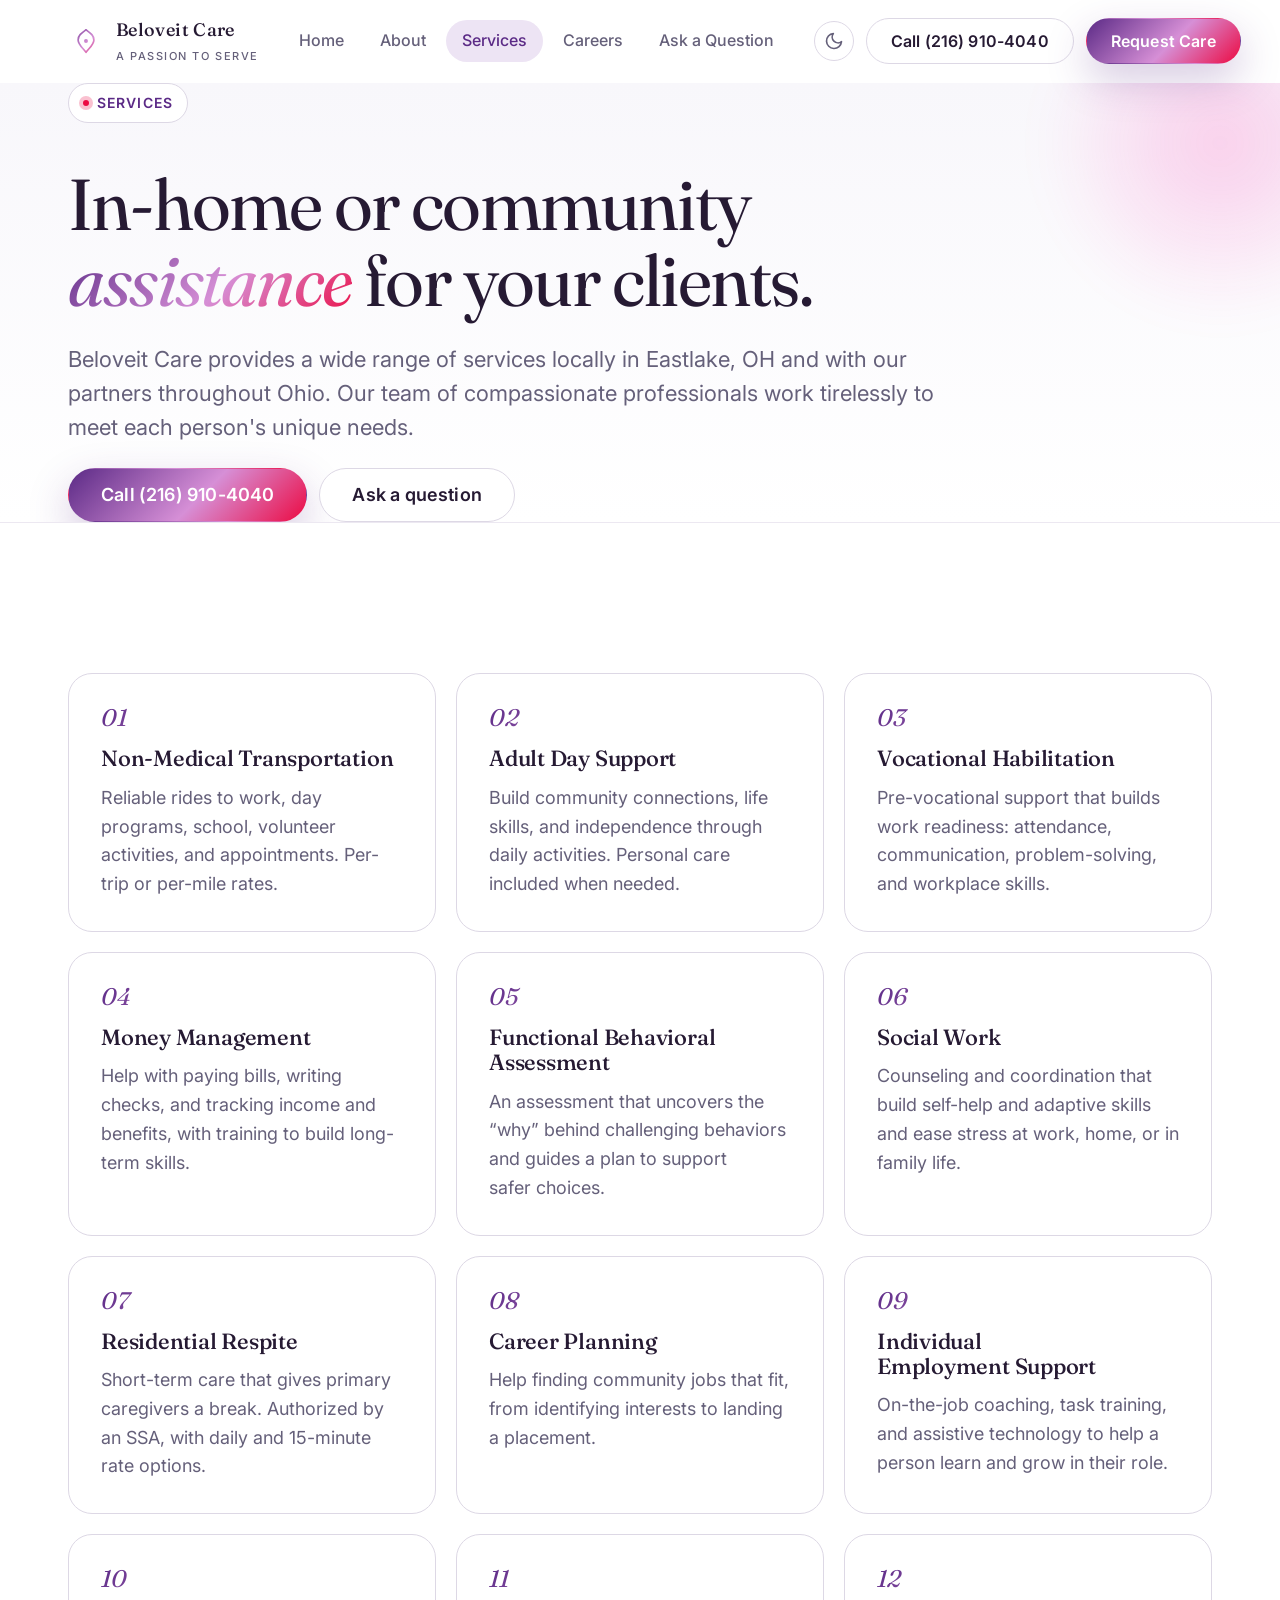
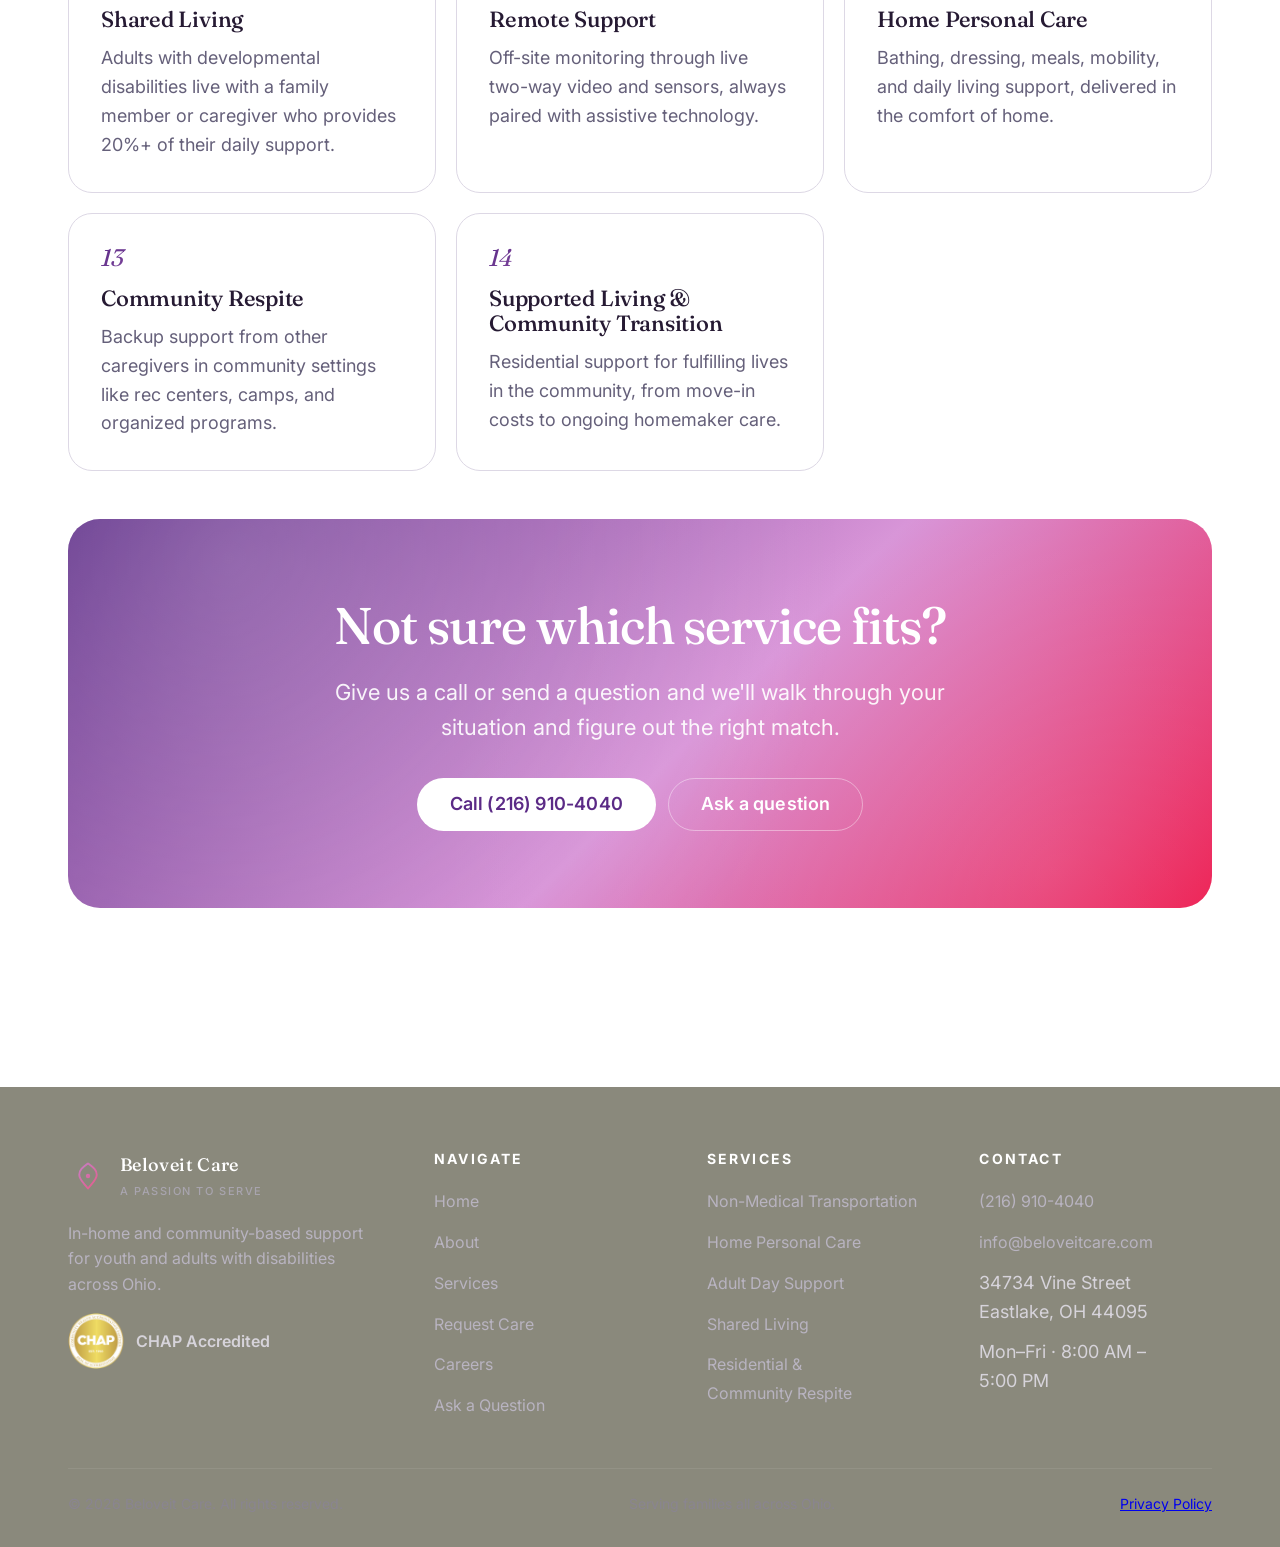
<file: services.html>
<!doctype html>
<html lang="en">
<head>
  <meta charset="utf-8" />
  <meta name="viewport" content="width=device-width, initial-scale=1" />
  <title>Services | Beloveit Care</title>
  <meta name="description" content="In-home and community-based services across Ohio, including non-medical transportation, adult day support, personal care, vocational habilitation, shared living, respite, and more." />
  <link rel="icon" type="image/svg+xml" href="./assets/favicon.svg" />
  <link rel="preconnect" href="https://fonts.googleapis.com" />
  <link rel="preconnect" href="https://fonts.gstatic.com" crossorigin />
  <link href="https://fonts.googleapis.com/css2?family=Fraunces:ital,opsz,wght@0,9..144,400;0,9..144,500;0,9..144,600;1,9..144,400;1,9..144,500&family=Inter:wght@400;500;600;700&display=swap" rel="stylesheet" />
  <link rel="stylesheet" href="./base.css" />
  <link rel="stylesheet" href="./style.css" />
</head>
<body>
  <a href="#main" class="sr-only">Skip to content</a>

  <header class="site-header">
    <div class="container">
      <nav class="nav" aria-label="Primary">
        <a class="brand" href="./index.html">
          <svg class="brand-mark" viewBox="0 0 64 64" fill="none" aria-hidden="true">
            <defs>
              <linearGradient id="bm1" x1="0" y1="0" x2="64" y2="64" gradientUnits="userSpaceOnUse">
                <stop offset="0" stop-color="#5b2a86"/><stop offset=".55" stop-color="#d68fd6"/><stop offset="1" stop-color="#ec0b43"/>
              </linearGradient>
            </defs>
            <path d="M32 12 C24 18, 18 22, 18 30 C18 38, 26 44, 32 52 C38 44, 46 38, 46 30 C46 22, 40 18, 32 12 Z" stroke="url(#bm1)" stroke-width="3" stroke-linejoin="round" fill="none"/>
            <circle cx="32" cy="32" r="3.5" fill="url(#bm1)"/>
          </svg>
          <span>
            <span class="brand-name">Beloveit Care</span>
            <span class="brand-tagline">A Passion to Serve</span>
          </span>
        </a>
        <ul class="nav-links" role="list">
          <li><a href="./index.html">Home</a></li>
          <li><a href="./about.html">About</a></li>
          <li><a href="./services.html" aria-current="page">Services</a></li>
          <li class="nav-links__mobile"><a href="./start-services.html">Request Care</a></li>
          <li><a href="./careers.html">Careers</a></li>
          <li><a href="./ask.html">Ask a Question</a></li>
        </ul>
        <div class="nav-actions">
          <button class="theme-toggle" data-theme-toggle aria-label="Toggle theme"></button>
          <a class="btn btn--secondary nav-call" href="tel:+12169104040">Call (216) 910-4040</a>
          <a class="btn btn--primary" href="./start-services.html">Request Care</a>
          <button class="nav-toggle" data-nav-toggle aria-label="Open menu" aria-expanded="false">
            <svg width="20" height="20" viewBox="0 0 24 24" fill="none" stroke="currentColor" stroke-width="2" stroke-linecap="round"><line x1="3" y1="6" x2="21" y2="6"/><line x1="3" y1="12" x2="21" y2="12"/><line x1="3" y1="18" x2="21" y2="18"/></svg>
          </button>
        </div>
      </nav>
    </div>
  </header>

  <main id="main">

    <section class="page-hero">
      <div class="container">
        <span class="hero-tag"><span class="dot"></span> Services</span>
        <h1 class="page-title">In-home or community <span class="accent">assistance</span> for your clients.</h1>
        <p class="page-lede">Beloveit Care provides a wide range of services locally in Eastlake, OH and with our partners throughout Ohio. Our team of compassionate professionals work tirelessly to meet each person's unique needs.</p>
        <div style="margin-top: var(--space-6); display:flex; gap: var(--space-3); flex-wrap: wrap;">
          <a class="btn btn--primary btn--lg" href="tel:+12169104040">Call (216) 910-4040</a>
          <a class="btn btn--secondary btn--lg" href="./ask.html">Ask a question</a>
        </div>
      </div>
    </section>

    <section class="section">
      <div class="container">
        <div class="services-grid services-grid--numbered">

          <article class="service-card reveal" id="transportation">
            <div class="service-num">01</div>
            <h3>Non-Medical Transportation</h3>
            <p>Reliable rides to work, day programs, school, volunteer activities, and appointments. Per-trip or per-mile rates.</p>
          </article>

          <article class="service-card reveal" id="day-support">
            <div class="service-num">02</div>
            <h3>Adult Day Support</h3>
            <p>Build community connections, life skills, and independence through daily activities. Personal care included when needed.</p>
          </article>

          <article class="service-card reveal" id="vocational">
            <div class="service-num">03</div>
            <h3>Vocational Habilitation</h3>
            <p>Pre-vocational support that builds work readiness: attendance, communication, problem-solving, and workplace skills.</p>
          </article>

          <article class="service-card reveal" id="money">
            <div class="service-num">04</div>
            <h3>Money Management</h3>
            <p>Help with paying bills, writing checks, and tracking income and benefits, with training to build long-term skills.</p>
          </article>

          <article class="service-card reveal" id="fba">
            <div class="service-num">05</div>
            <h3>Functional Behavioral Assessment</h3>
            <p>An assessment that uncovers the “why” behind challenging behaviors and guides a plan to support safer choices.</p>
          </article>

          <article class="service-card reveal" id="social-work">
            <div class="service-num">06</div>
            <h3>Social Work</h3>
            <p>Counseling and coordination that build self-help and adaptive skills and ease stress at work, home, or in family life.</p>
          </article>

          <article class="service-card reveal" id="respite">
            <div class="service-num">07</div>
            <h3>Residential Respite</h3>
            <p>Short-term care that gives primary caregivers a break. Authorized by an SSA, with daily and 15-minute rate options.</p>
          </article>

          <article class="service-card reveal" id="career">
            <div class="service-num">08</div>
            <h3>Career Planning</h3>
            <p>Help finding community jobs that fit, from identifying interests to landing a placement.</p>
          </article>

          <article class="service-card reveal" id="employment">
            <div class="service-num">09</div>
            <h3>Individual Employment Support</h3>
            <p>On-the-job coaching, task training, and assistive technology to help a person learn and grow in their role.</p>
          </article>

          <article class="service-card reveal" id="shared-living">
            <div class="service-num">10</div>
            <h3>Shared Living</h3>
            <p>Adults with developmental disabilities live with a family member or caregiver who provides 20%+ of their daily support.</p>
          </article>

          <article class="service-card reveal" id="remote">
            <div class="service-num">11</div>
            <h3>Remote Support</h3>
            <p>Off-site monitoring through live two-way video and sensors, always paired with assistive technology.</p>
          </article>

          <article class="service-card reveal" id="personal-care">
            <div class="service-num">12</div>
            <h3>Home Personal Care</h3>
            <p>Bathing, dressing, meals, mobility, and daily living support, delivered in the comfort of home.</p>
          </article>

          <article class="service-card reveal" id="community-respite">
            <div class="service-num">13</div>
            <h3>Community Respite</h3>
            <p>Backup support from other caregivers in community settings like rec centers, camps, and organized programs.</p>
          </article>

          <article class="service-card reveal" id="supported-living">
            <div class="service-num">14</div>
            <h3>Supported Living &amp; Community Transition</h3>
            <p>Residential support for fulfilling lives in the community, from move-in costs to ongoing homemaker care.</p>
          </article>

        </div>

        <div class="cta-banner reveal" style="margin-top: var(--space-12);">
          <h2>Not sure which service fits?</h2>
          <p>Give us a call or send a question and we'll walk through your situation and figure out the right match.</p>
          <div style="display:flex; gap: var(--space-3); justify-content: center; flex-wrap: wrap;">
            <a class="btn btn--primary btn--lg" href="tel:+12169104040">Call (216) 910-4040</a>
            <a class="btn btn--secondary btn--lg" href="./ask.html">Ask a question</a>
          </div>
        </div>
      </div>
    </section>
  </main>

  <footer class="site-footer">
    <div class="container">
      <div class="footer-grid">
        <div>
          <div class="footer-brand">
            <svg class="brand-mark" viewBox="0 0 64 64" fill="none" aria-hidden="true">
              <defs><linearGradient id="fb1" x1="0" y1="0" x2="64" y2="64" gradientUnits="userSpaceOnUse"><stop offset="0" stop-color="#b88de0"/><stop offset="1" stop-color="#f44c70"/></linearGradient></defs>
              <path d="M32 12 C24 18, 18 22, 18 30 C18 38, 26 44, 32 52 C38 44, 46 38, 46 30 C46 22, 40 18, 32 12 Z" stroke="url(#fb1)" stroke-width="3" stroke-linejoin="round" fill="none"/>
              <circle cx="32" cy="32" r="3.5" fill="url(#fb1)"/>
            </svg>
            <span><span class="brand-name">Beloveit Care</span><span class="brand-tagline">A Passion to Serve</span></span>
          </div>
          <p class="footer-tagline">In-home and community-based support for youth and adults with disabilities across Ohio.</p>
          <div class="footer-chap">
            <img src="./assets/chap-seal.png" alt="CHAP Seal of Accreditation" width="56" height="56" loading="lazy" />
            <span>CHAP Accredited</span>
          </div>
        </div>
        <div class="footer-col">
          <h4>Navigate</h4>
          <ul role="list">
            <li><a href="./index.html">Home</a></li>
            <li><a href="./about.html">About</a></li>
            <li><a href="./services.html">Services</a></li>
            <li><a href="./start-services.html">Request Care</a></li>
            <li><a href="./careers.html">Careers</a></li>
            <li><a href="./ask.html">Ask a Question</a></li>
          </ul>
        </div>
        <div class="footer-col">
          <h4>Services</h4>
          <ul role="list">
            <li><a href="./services.html#transportation">Non-Medical Transportation</a></li>
            <li><a href="./services.html#personal-care">Home Personal Care</a></li>
            <li><a href="./services.html#day-support">Adult Day Support</a></li>
            <li><a href="./services.html#shared-living">Shared Living</a></li>
            <li><a href="./services.html#respite">Residential &amp; Community Respite</a></li>
          </ul>
        </div>
        <div class="footer-col">
          <h4>Contact</h4>
          <ul role="list">
            <li><a href="tel:+12169104040">(216) 910-4040</a></li>
            <li><a href="mailto:info@beloveitcare.com">info@beloveitcare.com</a></li>
            <li>34734 Vine Street<br/>Eastlake, OH 44095</li>
            <li>Mon–Fri · 8:00 AM – 5:00 PM</li>
          </ul>
        </div>
      </div>
      <div class="footer-bar">
        <span>© <span id="current-year">2026</span> Beloveit Care. All rights reserved.</span>
        <span>Serving families all across Ohio.</span>
        <span><a href="./privacy-policy.html">Privacy Policy</a></span>
      </div>
    </div>
  </footer>

  <script src="./app.js" defer></script>
</body>
</html>
</file>
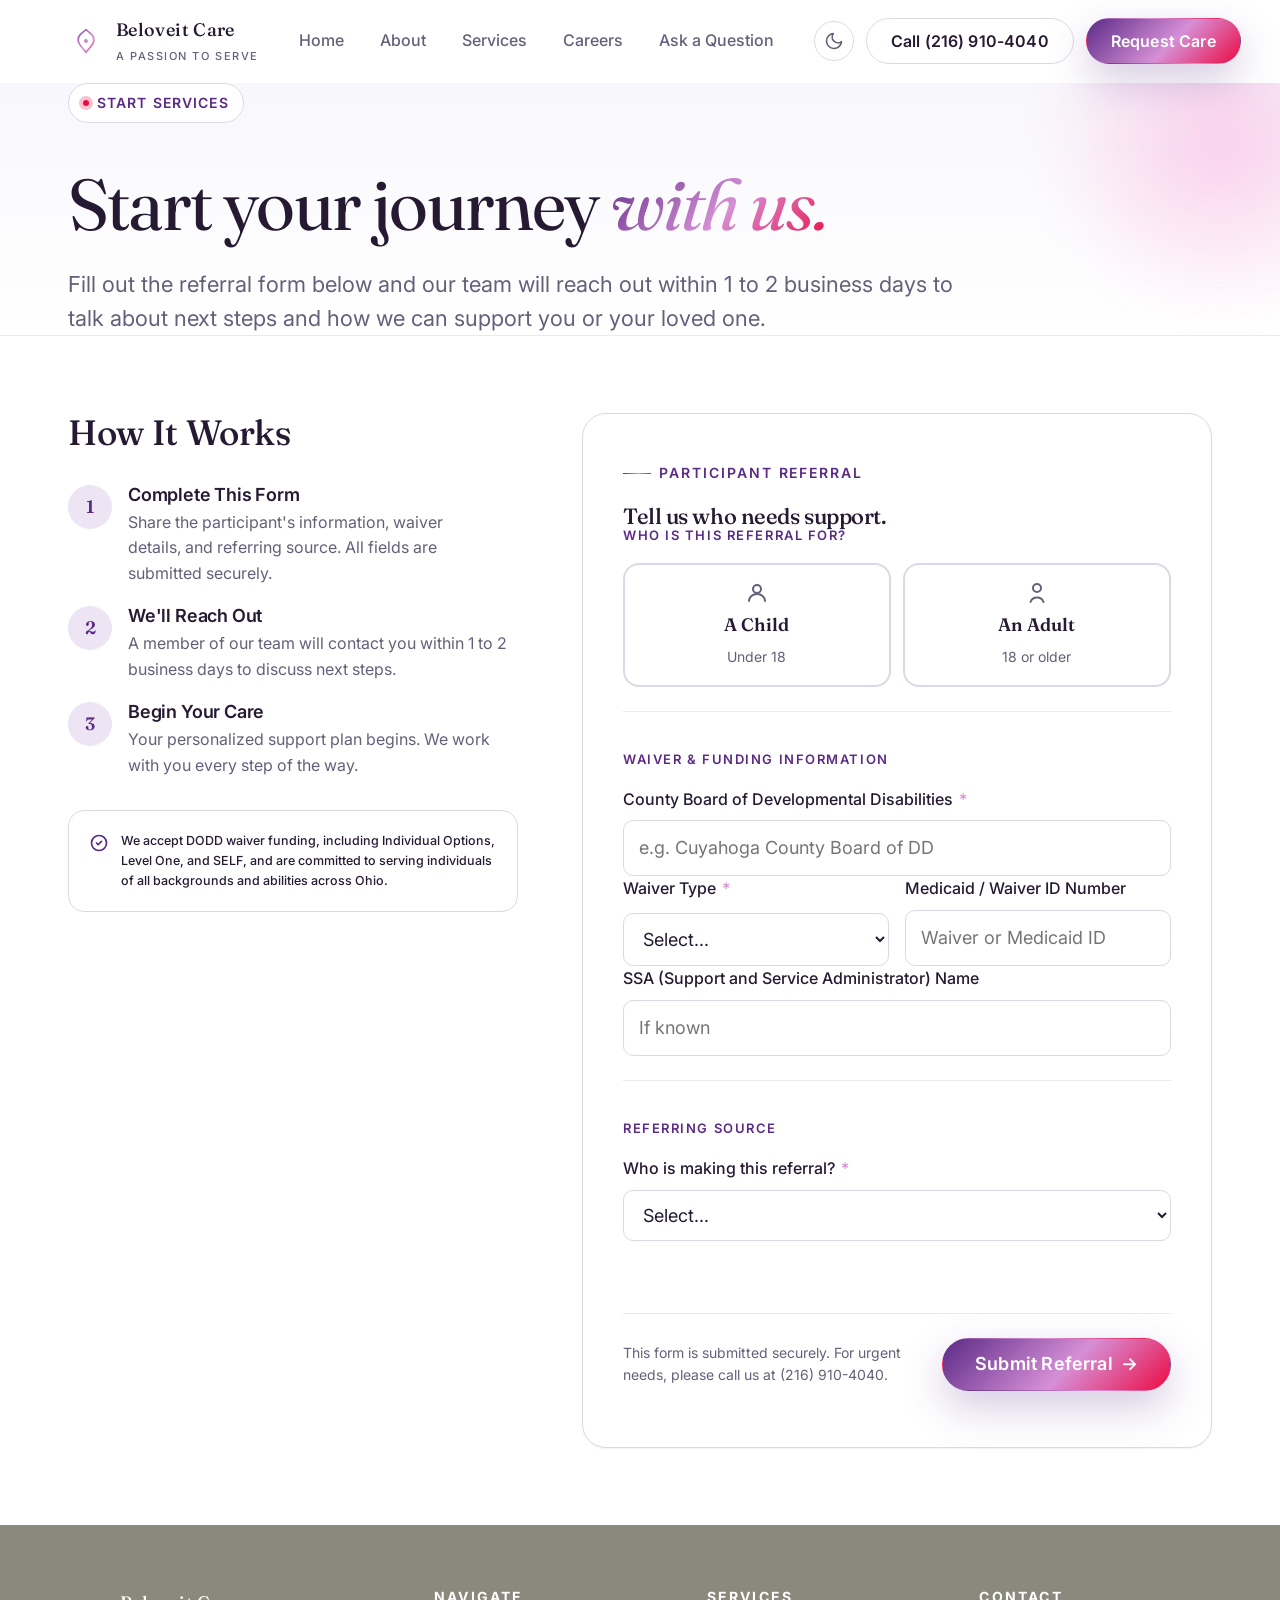
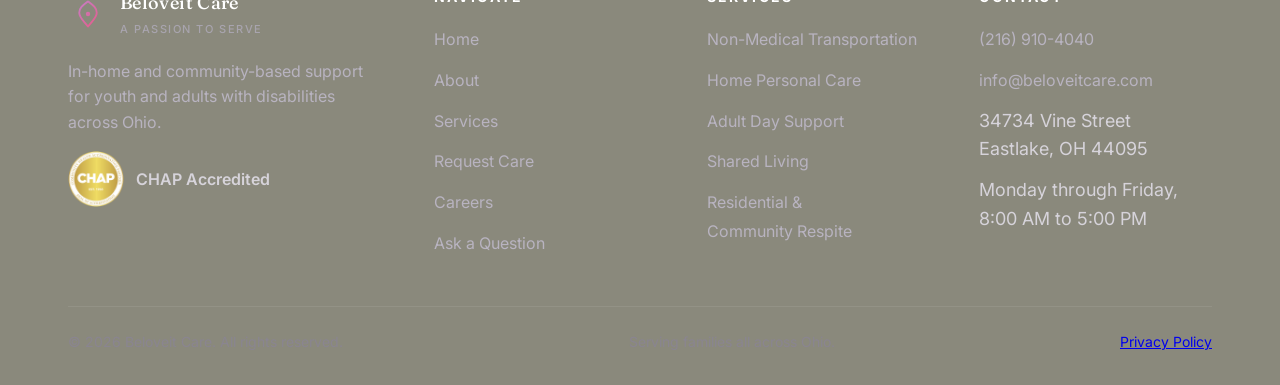
<file: start-services.html>
<!doctype html>
<html lang="en">
<head>
  <meta charset="utf-8" />
  <meta name="viewport" content="width=device-width, initial-scale=1" />
  <title>Start Services | Beloveit Care</title>
  <meta name="description" content="Ready to start services with Beloveit Care? Complete our referral form and our team will reach out within 1 to 2 business days to discuss next steps." />
  <link rel="icon" type="image/svg+xml" href="./assets/favicon.svg" />
  <link rel="preconnect" href="https://fonts.googleapis.com" />
  <link rel="preconnect" href="https://fonts.gstatic.com" crossorigin />
  <link href="https://fonts.googleapis.com/css2?family=Fraunces:ital,opsz,wght@0,9..144,400;0,9..144,500;0,9..144,600;1,9..144,400;1,9..144,500&family=Inter:wght@400;500;600;700&display=swap" rel="stylesheet" />
  <link rel="stylesheet" href="./base.css" />
  <link rel="stylesheet" href="./style.css" />
</head>
<body>
  <a href="#main" class="sr-only">Skip to content</a>

  <header class="site-header">
    <div class="container">
      <nav class="nav" aria-label="Primary">
        <a class="brand" href="./index.html">
          <svg class="brand-mark" viewBox="0 0 64 64" fill="none" aria-hidden="true">
            <defs>
              <linearGradient id="bm1" x1="0" y1="0" x2="64" y2="64" gradientUnits="userSpaceOnUse">
                <stop offset="0" stop-color="#5b2a86"/><stop offset=".55" stop-color="#d68fd6"/><stop offset="1" stop-color="#ec0b43"/>
              </linearGradient>
            </defs>
            <path d="M32 12 C24 18, 18 22, 18 30 C18 38, 26 44, 32 52 C38 44, 46 38, 46 30 C46 22, 40 18, 32 12 Z" stroke="url(#bm1)" stroke-width="3" stroke-linejoin="round" fill="none"/>
            <circle cx="32" cy="32" r="3.5" fill="url(#bm1)"/>
          </svg>
          <span>
            <span class="brand-name">Beloveit Care</span>
            <span class="brand-tagline">A Passion to Serve</span>
          </span>
        </a>
        <ul class="nav-links" role="list">
          <li><a href="./index.html">Home</a></li>
          <li><a href="./about.html">About</a></li>
          <li><a href="./services.html">Services</a></li>
          <li class="nav-links__mobile"><a href="./start-services.html" aria-current="page">Request Care</a></li>
          <li><a href="./careers.html">Careers</a></li>
          <li><a href="./ask.html">Ask a Question</a></li>
        </ul>
        <div class="nav-actions">
          <button class="theme-toggle" data-theme-toggle aria-label="Toggle theme"></button>
          <a class="btn btn--secondary nav-call" href="tel:+12169104040">Call (216) 910-4040</a>
          <a class="btn btn--primary" href="./start-services.html">Request Care</a>
          <button class="nav-toggle" data-nav-toggle aria-label="Open menu" aria-expanded="false">
            <svg width="20" height="20" viewBox="0 0 24 24" fill="none" stroke="currentColor" stroke-width="2" stroke-linecap="round"><line x1="3" y1="6" x2="21" y2="6"/><line x1="3" y1="12" x2="21" y2="12"/><line x1="3" y1="18" x2="21" y2="18"/></svg>
          </button>
        </div>
      </nav>
    </div>
  </header>

  <main id="main">

    <section class="page-hero">
      <div class="container">
        <span class="hero-tag"><span class="dot"></span> Start Services</span>
        <h1 class="page-title">Start your journey <span class="accent">with us.</span></h1>
        <p class="page-lede">Fill out the referral form below and our team will reach out within 1 to 2 business days to talk about next steps and how we can support you or your loved one.</p>
      </div>
    </section>

    <section class="section form-page">
      <div class="container">
        <div class="form-layout">

          <!-- HOW IT WORKS -->
          <aside class="form-side reveal">
            <h2 style="font-family:var(--font-display);font-size:var(--text-xl);margin-bottom:var(--space-6);">How It Works</h2>
            <div class="steps">
              <div class="step">
                <div class="step-num">1</div>
                <div>
                  <h4>Complete This Form</h4>
                  <p>Share the participant's information, waiver details, and referring source. All fields are submitted securely.</p>
                </div>
              </div>
              <div class="step">
                <div class="step-num">2</div>
                <div>
                  <h4>We'll Reach Out</h4>
                  <p>A member of our team will contact you within 1 to 2 business days to discuss next steps.</p>
                </div>
              </div>
              <div class="step">
                <div class="step-num">3</div>
                <div>
                  <h4>Begin Your Care</h4>
                  <p>Your personalized support plan begins. We work with you every step of the way.</p>
                </div>
              </div>
            </div>

            <div class="badge" style="margin-top:var(--space-8);display:flex;align-items:flex-start;gap:var(--space-3);white-space:normal;padding:var(--space-5);border-radius:var(--radius-lg);">
              <svg width="20" height="20" viewBox="0 0 24 24" fill="none" stroke="var(--color-primary)" stroke-width="2" stroke-linecap="round" stroke-linejoin="round" style="flex-shrink:0;margin-top:2px;"><path d="M9 12l2 2 4-4M21 12a9 9 0 1 1-18 0 9 9 0 0 1 18 0z"/></svg>
              <span>We accept DODD waiver funding, including Individual Options, Level One, and SELF, and are committed to serving individuals of all backgrounds and abilities across Ohio.</span>
            </div>
          </aside>

          <!-- FORM -->
          <div class="reveal">
            <div class="form-card">
              <div class="form-intro">
                <span class="section-eyebrow">Participant Referral</span>
                <h2 class="section-title" style="font-size:var(--text-lg);margin-bottom:0;">Tell us who needs support.</h2>
              </div>

              <form id="referral-form" class="form" data-formspree-form action="https://formspree.io/f/xgojgdze" method="POST" novalidate>
                <!-- Success state -->
                <div class="success-msg">
                  <strong>Referral submitted.</strong>
                  Thank you. A member of our team will be in touch within 1 to 2 business days.
                </div>

                <input type="hidden" name="_subject" value="[Beloveit Care] Start Services Referral" />
                <input type="hidden" name="_cc" value="info@beloveitcare.com" />
                <input type="hidden" name="_replyto" id="referral-replyto" />

                <!-- WHO IS THIS FOR -->
                <div class="form-section" style="padding-top:0;">
                  <h3>Who is this referral for?</h3>
                  <div class="referral-type-group">
                    <label class="type-card" id="type-child-label">
                      <input type="radio" name="referral_type" value="child" id="type-child" />
                      <div class="type-card__inner">
                        <svg width="24" height="24" viewBox="0 0 24 24" fill="none" stroke="currentColor" stroke-width="2" stroke-linecap="round" stroke-linejoin="round"><circle cx="12" cy="8" r="4"/><path d="M4 20c0-4 3.6-7 8-7s8 3 8 7"/></svg>
                        <span class="type-card__title">A Child</span>
                        <span class="type-card__sub">Under 18</span>
                      </div>
                    </label>
                    <label class="type-card" id="type-adult-label">
                      <input type="radio" name="referral_type" value="adult" id="type-adult" />
                      <div class="type-card__inner">
                        <svg width="24" height="24" viewBox="0 0 24 24" fill="none" stroke="currentColor" stroke-width="2" stroke-linecap="round" stroke-linejoin="round"><circle cx="12" cy="7" r="4"/><path d="M5.5 21a7 7 0 0 1 13 0"/></svg>
                        <span class="type-card__title">An Adult</span>
                        <span class="type-card__sub">18 or older</span>
                      </div>
                    </label>
                  </div>
                </div>

                <!-- CHILD FIELDS -->
                <div class="form-section" data-section="child" hidden>
                  <h3>Child's Information</h3>
                  <div class="field">
                    <label for="child-name">Child's Name <span class="req">*</span></label>
                    <input type="text" id="child-name" name="child_name" autocomplete="name" placeholder="Full name" data-required />
                  </div>
                  <div class="field-row">
                    <div class="field">
                      <label for="child-dob">Date of Birth <span class="req">*</span></label>
                      <input type="date" id="child-dob" name="child_dob" data-age-target="#child-age" data-required />
                    </div>
                    <div class="field">
                      <label for="child-age">Age</label>
                      <input type="text" id="child-age" name="child_age" placeholder="Auto-calculated" readonly style="background:var(--color-surface-2);cursor:default;" />
                    </div>
                  </div>
                  <div class="field">
                    <label for="child-ssn">Social Security Number <span class="req">*</span></label>
                    <input type="text" id="child-ssn" name="child_ssn" placeholder="XXX-XX-XXXX" maxlength="11" autocomplete="off" data-required />
                  </div>
                  <div class="field">
                    <label for="child-race">Race <span class="req">*</span></label>
                    <select id="child-race" name="child_race" data-required>
                      <option value="" disabled selected>Select...</option>
                      <option>American Indian or Alaska Native</option>
                      <option>Asian</option>
                      <option>Black or African American</option>
                      <option>Native Hawaiian or Other Pacific Islander</option>
                      <option>White</option>
                      <option>Middle Eastern or North African</option>
                      <option>Multiracial</option>
                      <option>Other</option>
                      <option>Prefer Not to Answer</option>
                    </select>
                  </div>
                  <div class="field">
                    <label for="child-address">Address <span class="req">*</span></label>
                    <input type="text" id="child-address" name="child_address" autocomplete="street-address" placeholder="123 Main St, City, OH 44000" data-required />
                  </div>

                  <h3 style="margin-top:var(--space-6);">Parent / Guardian Information</h3>
                  <div class="field">
                    <label for="g-name">Parent/Guardian Name <span class="req">*</span></label>
                    <input type="text" id="g-name" name="guardian_name" autocomplete="name" placeholder="Full name" data-required />
                  </div>
                  <div class="field-row">
                    <div class="field">
                      <label for="g-phone">Phone Number <span class="req">*</span></label>
                      <input type="tel" id="g-phone" name="guardian_phone" autocomplete="tel" placeholder="(216) 555-0000" data-required />
                    </div>
                    <div class="field">
                      <label for="g-email">Email Address <span class="req">*</span></label>
                      <input type="email" id="g-email" name="guardian_email" autocomplete="email" placeholder="guardian@example.com" data-required />
                    </div>
                  </div>
                  <div class="field">
                    <label for="g-relationship">Relationship to Child <span class="req">*</span></label>
                    <select id="g-relationship" name="guardian_relationship" data-required>
                      <option value="" disabled selected>Select...</option>
                      <option>Mother</option>
                      <option>Father</option>
                      <option>Stepmother</option>
                      <option>Stepfather</option>
                      <option>Grandmother</option>
                      <option>Grandfather</option>
                      <option>Aunt</option>
                      <option>Uncle</option>
                      <option>Sibling</option>
                      <option>Legal Guardian</option>
                      <option>Foster Parent</option>
                      <option>Adoptive Parent</option>
                      <option>Cousin</option>
                      <option>Family Friend</option>
                      <option>Support Administrator</option>
                      <option>Social Worker</option>
                      <option>Teacher</option>
                      <option>School Counselor</option>
                      <option>Other</option>
                    </select>
                  </div>
                </div>

                <!-- ADULT FIELDS -->
                <div class="form-section" data-section="adult" hidden>
                  <h3>Your Information</h3>
                  <div class="field">
                    <label for="adult-name">Full Name <span class="req">*</span></label>
                    <input type="text" id="adult-name" name="adult_name" autocomplete="name" placeholder="Full name" data-required />
                  </div>
                  <div class="field-row">
                    <div class="field">
                      <label for="adult-dob">Date of Birth <span class="req">*</span></label>
                      <input type="date" id="adult-dob" name="adult_dob" data-age-target="#adult-age" data-required />
                    </div>
                    <div class="field">
                      <label for="adult-age">Age</label>
                      <input type="text" id="adult-age" name="adult_age" placeholder="Auto-calculated" readonly style="background:var(--color-surface-2);cursor:default;" />
                    </div>
                  </div>
                  <div class="field">
                    <label for="adult-ssn">Social Security Number <span class="req">*</span></label>
                    <input type="text" id="adult-ssn" name="adult_ssn" placeholder="XXX-XX-XXXX" maxlength="11" autocomplete="off" data-required />
                  </div>
                  <div class="field">
                    <label for="adult-race">Race <span class="req">*</span></label>
                    <select id="adult-race" name="adult_race" data-required>
                      <option value="" disabled selected>Select...</option>
                      <option>American Indian or Alaska Native</option>
                      <option>Asian</option>
                      <option>Black or African American</option>
                      <option>Native Hawaiian or Other Pacific Islander</option>
                      <option>White</option>
                      <option>Middle Eastern or North African</option>
                      <option>Multiracial</option>
                      <option>Other</option>
                      <option>Prefer Not to Answer</option>
                    </select>
                  </div>
                  <div class="field">
                    <label for="adult-address">Address <span class="req">*</span></label>
                    <input type="text" id="adult-address" name="adult_address" autocomplete="street-address" placeholder="123 Main St, City, OH 44000" data-required />
                  </div>
                  <div class="field-row">
                    <div class="field">
                      <label for="adult-phone">Phone Number <span class="req">*</span></label>
                      <input type="tel" id="adult-phone" name="adult_phone" autocomplete="tel" placeholder="(216) 555-0000" data-required />
                    </div>
                    <div class="field">
                      <label for="adult-email">Email Address <span class="req">*</span></label>
                      <input type="email" id="adult-email" name="adult_email" autocomplete="email" placeholder="you@example.com" data-required />
                    </div>
                  </div>
                </div>

                <!-- WAIVER / FUNDING -->
                <div class="form-section">
                  <h3>Waiver &amp; Funding Information</h3>
                  <div class="field">
                    <label for="dd-board">County Board of Developmental Disabilities <span class="req">*</span></label>
                    <input type="text" id="dd-board" name="dd_board" placeholder="e.g. Cuyahoga County Board of DD" required />
                  </div>
                  <div class="field-row">
                    <div class="field">
                      <label for="waiver-type">Waiver Type <span class="req">*</span></label>
                      <select id="waiver-type" name="waiver_type" required>
                        <option value="" disabled selected>Select...</option>
                        <option>Individual Options (IO)</option>
                        <option>Level One</option>
                        <option>SELF</option>
                        <option>Not yet on a waiver / applying</option>
                        <option>Other</option>
                      </select>
                    </div>
                    <div class="field">
                      <label for="waiver-id">Medicaid / Waiver ID Number</label>
                      <input type="text" id="waiver-id" name="waiver_id" placeholder="Waiver or Medicaid ID" />
                    </div>
                  </div>
                  <div class="field">
                    <label for="ssa-name">SSA (Support and Service Administrator) Name</label>
                    <input type="text" id="ssa-name" name="ssa_name" placeholder="If known" />
                  </div>
                </div>

                <!-- REFERRING SOURCE -->
                <div class="form-section" style="border-bottom:0;">
                  <h3>Referring Source</h3>
                  <div class="field">
                    <label for="referring-source">Who is making this referral? <span class="req">*</span></label>
                    <select id="referring-source" name="referring_source" required>
                      <option value="" disabled selected>Select...</option>
                      <optgroup label="Family / Self">
                        <option>Parent or Guardian</option>
                        <option>Self Referral</option>
                        <option>Family Member</option>
                        <option>Friend</option>
                      </optgroup>
                      <optgroup label="School">
                        <option value="School" data-show-name>School</option>
                        <option value="Teacher" data-show-name>Teacher</option>
                        <option value="School Counselor" data-show-name>School Counselor</option>
                        <option value="Special Education Coordinator" data-show-name>Special Education Coordinator</option>
                      </optgroup>
                      <optgroup label="County Board / Agency">
                        <option value="County Board of DD" data-show-name>County Board of DD</option>
                        <option value="Support and Service Administrator (SSA)" data-show-name>Support and Service Administrator (SSA)</option>
                        <option value="Case Manager" data-show-name>Case Manager</option>
                        <option value="Group Home Provider" data-show-name>Group Home Provider</option>
                        <option value="Residential Provider" data-show-name>Residential Provider</option>
                        <option value="Community Organization" data-show-name>Community Organization</option>
                      </optgroup>
                      <optgroup label="Medical / Clinical">
                        <option value="Physician" data-show-name>Physician</option>
                        <option value="Hospital" data-show-name>Hospital</option>
                        <option value="Therapist" data-show-name>Therapist</option>
                      </optgroup>
                      <option>Other</option>
                    </select>
                  </div>
                  <div class="field" id="referring-name-group" style="display:none;">
                    <label for="referring-name">Referring Source Name <span class="req">*</span></label>
                    <input type="text" id="referring-name" name="referring_source_name" placeholder="Name of person or organization" />
                  </div>
                </div>

                <div class="form-submit">
                  <p class="form-disclaimer">This form is submitted securely. For urgent needs, please call us at (216) 910-4040.</p>
                  <button type="submit" class="btn btn--primary btn--lg">Submit Referral <span class="arrow">→</span></button>
                </div>
                <p class="form-status" data-form-status></p>

              </form>
            </div>
          </div>

        </div>
      </div>
    </section>
  </main>

  <footer class="site-footer">
    <div class="container">
      <div class="footer-grid">
        <div>
          <div class="footer-brand">
            <svg class="brand-mark" viewBox="0 0 64 64" fill="none" aria-hidden="true">
              <defs><linearGradient id="fb1" x1="0" y1="0" x2="64" y2="64" gradientUnits="userSpaceOnUse"><stop offset="0" stop-color="#b88de0"/><stop offset="1" stop-color="#f44c70"/></linearGradient></defs>
              <path d="M32 12 C24 18, 18 22, 18 30 C18 38, 26 44, 32 52 C38 44, 46 38, 46 30 C46 22, 40 18, 32 12 Z" stroke="url(#fb1)" stroke-width="3" stroke-linejoin="round" fill="none"/>
              <circle cx="32" cy="32" r="3.5" fill="url(#fb1)"/>
            </svg>
            <span><span class="brand-name">Beloveit Care</span><span class="brand-tagline">A Passion to Serve</span></span>
          </div>
          <p class="footer-tagline">In-home and community-based support for youth and adults with disabilities across Ohio.</p>
          <div class="footer-chap">
            <img src="./assets/chap-seal.png" alt="CHAP Seal of Accreditation" width="56" height="56" loading="lazy" />
            <span>CHAP Accredited</span>
          </div>
        </div>
        <div class="footer-col">
          <h4>Navigate</h4>
          <ul role="list">
            <li><a href="./index.html">Home</a></li>
            <li><a href="./about.html">About</a></li>
            <li><a href="./services.html">Services</a></li>
            <li><a href="./start-services.html">Request Care</a></li>
            <li><a href="./careers.html">Careers</a></li>
            <li><a href="./ask.html">Ask a Question</a></li>
          </ul>
        </div>
        <div class="footer-col">
          <h4>Services</h4>
          <ul role="list">
            <li><a href="./services.html#transportation">Non-Medical Transportation</a></li>
            <li><a href="./services.html#personal-care">Home Personal Care</a></li>
            <li><a href="./services.html#day-support">Adult Day Support</a></li>
            <li><a href="./services.html#shared-living">Shared Living</a></li>
            <li><a href="./services.html#respite">Residential &amp; Community Respite</a></li>
          </ul>
        </div>
        <div class="footer-col">
          <h4>Contact</h4>
          <ul role="list">
            <li><a href="tel:+12169104040">(216) 910-4040</a></li>
            <li><a href="mailto:info@beloveitcare.com">info@beloveitcare.com</a></li>
            <li>34734 Vine Street<br/>Eastlake, OH 44095</li>
            <li>Monday through Friday, 8:00 AM to 5:00 PM</li>
          </ul>
        </div>
      </div>
      <div class="footer-bar">
        <span>© <span id="current-year">2026</span> Beloveit Care. All rights reserved.</span>
        <span>Serving families all across Ohio.</span>
        <span><a href="./privacy-policy.html">Privacy Policy</a></span>
      </div>
    </div>
  </footer>

  <script src="./app.js" defer></script>
  <script>
    // Referring source name reveal (page-specific enhancement)
    (function () {
      var refSelect = document.getElementById('referring-source');
      var refNameGroup = document.getElementById('referring-name-group');
      var refNameInput = document.getElementById('referring-name');
      if (!refSelect || !refNameGroup || !refNameInput) return;
      refSelect.addEventListener('change', function () {
        var showName = this.options[this.selectedIndex].hasAttribute('data-show-name');
        refNameGroup.style.display = showName ? 'block' : 'none';
        refNameInput.required = showName;
        if (!showName) refNameInput.value = '';
      });
    })();

    // SSN auto-format (XXX-XX-XXXX)
    (function () {
      function formatSSN(input) {
        if (!input) return;
        input.addEventListener('input', function () {
          var v = this.value.replace(/\D/g, '').substring(0, 9);
          if (v.length > 5) v = v.slice(0, 3) + '-' + v.slice(3, 5) + '-' + v.slice(5);
          else if (v.length > 3) v = v.slice(0, 3) + '-' + v.slice(3);
          this.value = v;
        });
      }
      formatSSN(document.getElementById('child-ssn'));
      formatSSN(document.getElementById('adult-ssn'));
    })();

    // Active state styling for the type-card selector
    (function () {
      var radios = document.querySelectorAll('input[name="referral_type"]');
      radios.forEach(function (r) {
        r.addEventListener('change', function () {
          document.getElementById('type-child-label').classList.toggle('type-card--active', r.value === 'child' && r.checked);
          document.getElementById('type-adult-label').classList.toggle('type-card--active', r.value === 'adult' && r.checked);
        });
      });
    })();

    // Formspree submission for the referral form (delivers to the connected inbox)
    (function () {
      var form = document.querySelector('form[data-formspree-form]');
      if (!form) return;

      function setStatus(msg, kind) {
        var el = form.querySelector('[data-form-status]') || form.querySelector('.form-status');
        if (el) {
          el.textContent = msg;
          el.classList.remove('is-success', 'is-error');
          if (kind) el.classList.add('is-' + kind);
        }
        var ok = form.querySelector('.success-msg');
        if (ok && kind === 'success') {
          ok.classList.add('is-visible');
          ok.scrollIntoView({ behavior: 'smooth', block: 'center' });
        }
      }

      form.addEventListener('submit', async function (e) {
        e.preventDefault();
        var submitBtn = form.querySelector('button[type="submit"]');
        var originalText = submitBtn ? submitBtn.innerHTML : '';
        if (submitBtn) { submitBtn.disabled = true; submitBtn.innerHTML = 'Sending\u2026'; }
        setStatus('Sending\u2026', null);

        // Point the reply-to field at whichever email was actually filled in
        var replyTo = document.getElementById('referral-replyto');
        var guardianEmail = document.getElementById('g-email');
        var adultEmail = document.getElementById('adult-email');
        if (replyTo) {
          if (guardianEmail && guardianEmail.value) replyTo.value = guardianEmail.value;
          else if (adultEmail && adultEmail.value) replyTo.value = adultEmail.value;
        }

        var formData = new FormData(form);

        try {
          var res = await fetch(form.action, {
            method: 'POST',
            headers: { 'Accept': 'application/json' },
            body: formData
          });
          if (res.ok) {
            form.reset();
            setStatus('Thank you. Your referral has been sent. We will be in touch within 1 to 2 business days.', 'success');
          } else {
            throw new Error('Submission failed');
          }
        } catch (err) {
          setStatus('Sorry, something went wrong. Please call (216) 910-4040 or email info@beloveitcare.com.', 'error');
        } finally {
          if (submitBtn) { submitBtn.disabled = false; submitBtn.innerHTML = originalText; }
        }
      });
    })();
  </script>

  <style>
    .referral-type-group {
      display: grid;
      grid-template-columns: 1fr 1fr;
      gap: var(--space-3);
      margin-top: var(--space-4);
    }
    .type-card { cursor: pointer; }
    .type-card input[type="radio"] { position: absolute; opacity: 0; width: 0; height: 0; }
    .type-card__inner {
      display: flex;
      flex-direction: column;
      align-items: center;
      gap: 6px;
      padding: var(--space-4) var(--space-3);
      border-radius: var(--radius-lg);
      border: 2px solid var(--color-border);
      background: var(--color-bg);
      transition: border-color var(--transition-interactive), background var(--transition-interactive);
      text-align: center;
    }
    .type-card__inner svg { color: var(--color-text-muted); transition: color var(--transition-interactive); }
    .type-card__title { font-weight: 600; font-size: var(--text-base); font-family: var(--font-display); }
    .type-card__sub { font-size: var(--text-xs); color: var(--color-text-muted); }
    .type-card:hover .type-card__inner { border-color: var(--color-primary); }
    .type-card--active .type-card__inner { border-color: var(--color-primary); background: var(--color-primary-soft); }
    .type-card--active .type-card__inner svg { color: var(--color-primary); }
  </style>

</body>
</html>
</file>
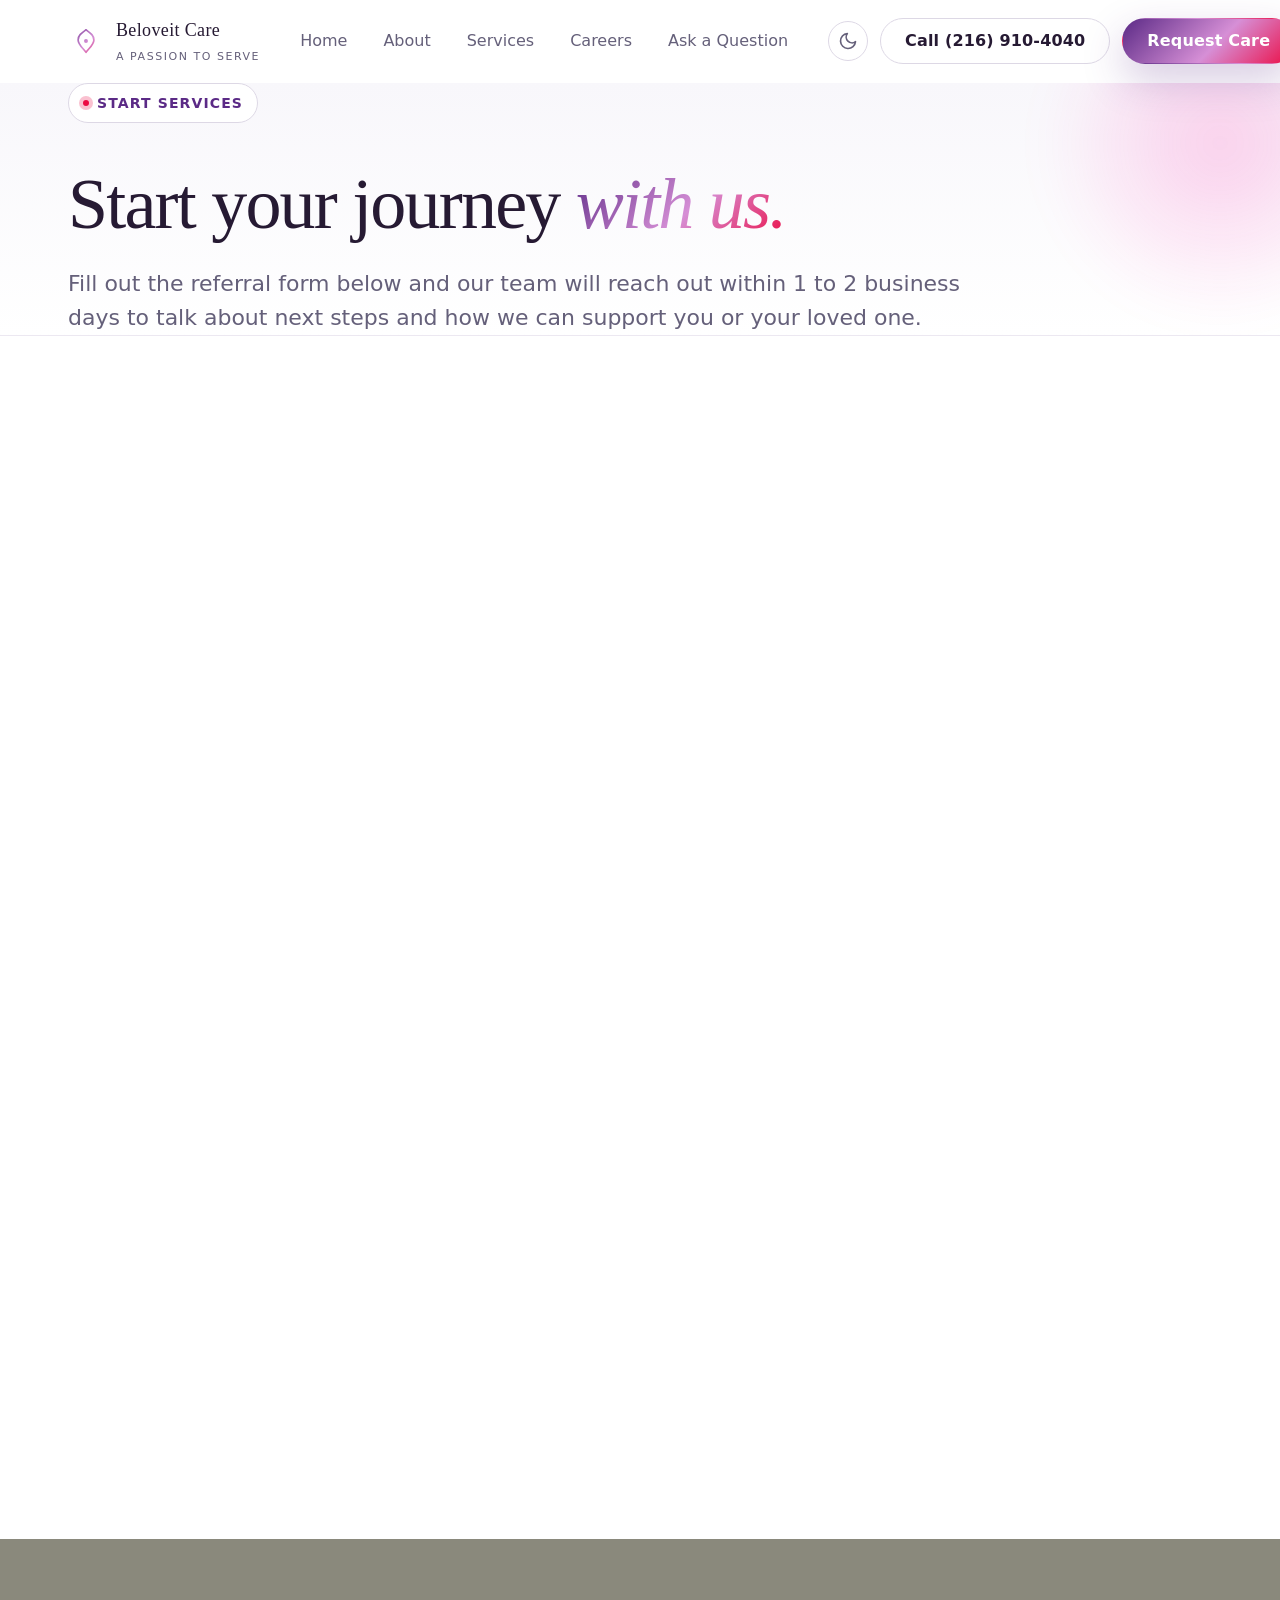
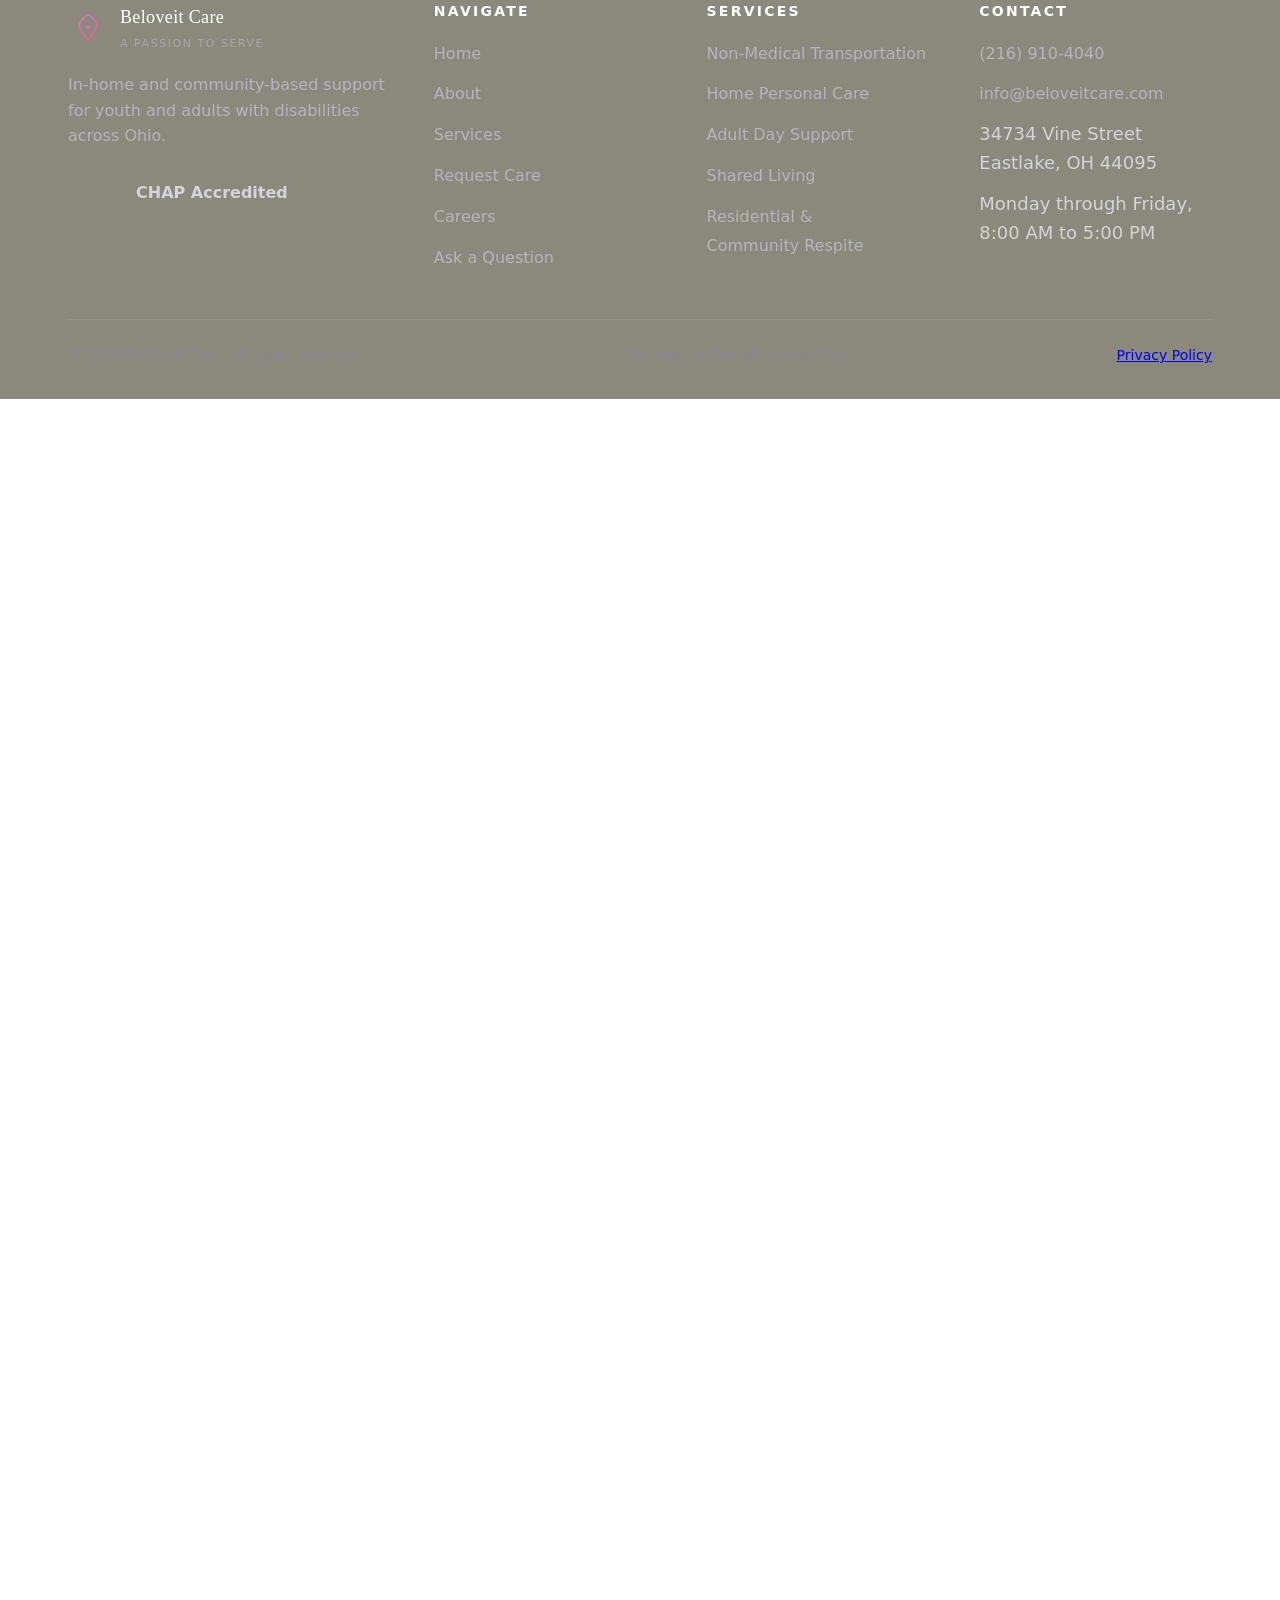
<file: startservices.html>
<!doctype html>
<html lang="en">
<head>
  <meta charset="utf-8" />
  <meta http-equiv="refresh" content="0;url=./start-services.html" />
  <link rel="canonical" href="./start-services.html" />
  <title>Redirecting…</title>
</head>
<body>
  <p>This page has moved. <a href="./start-services.html">Click here if you are not redirected automatically.</a></p>
</body>
</html>
</file>
<file: base.css>
/* base.css */
*, *::before, *::after { box-sizing: border-box; margin: 0; padding: 0; }

html {
  -moz-text-size-adjust: none;
  -webkit-text-size-adjust: none;
  text-size-adjust: none;
  -webkit-font-smoothing: antialiased;
  -moz-osx-font-smoothing: grayscale;
  text-rendering: optimizeLegibility;
  scroll-behavior: smooth;
  hanging-punctuation: first last;
  scroll-padding-top: var(--space-20);
}

body {
  min-height: 100dvh;
  line-height: 1.6;
  font-family: var(--font-body, sans-serif);
  font-size: var(--text-base);
  color: var(--color-text);
  background-color: var(--color-bg);
}

img, picture, video, canvas, svg { display: block; max-width: 100%; height: auto; }
ul[role='list'], ol[role='list'] { list-style: none; }
input, button, textarea, select { font: inherit; color: inherit; }

h1, h2, h3, h4, h5, h6 { text-wrap: balance; line-height: 1.15; font-family: var(--font-display, serif); font-weight: 500; letter-spacing: -0.01em; }
p, li, figcaption { text-wrap: pretty; max-width: 68ch; }

::selection { background: color-mix(in oklab, var(--color-primary) 25%, transparent); color: var(--color-text); }

:focus-visible { outline: 2px solid var(--color-primary); outline-offset: 3px; border-radius: var(--radius-sm); }

@media (prefers-reduced-motion: reduce) {
  *, *::before, *::after {
    animation-duration: 0.01ms !important;
    animation-iteration-count: 1 !important;
    transition-duration: 0.01ms !important;
    scroll-behavior: auto !important;
  }
}

button { cursor: pointer; background: none; border: none; }
table { border-collapse: collapse; width: 100%; }

a, button, [role='button'], [role='link'], input, textarea, select {
  transition: color var(--transition-interactive), background var(--transition-interactive), border-color var(--transition-interactive), box-shadow var(--transition-interactive), transform var(--transition-interactive);
}

.sr-only {
  position: absolute; width: 1px; height: 1px; padding: 0; margin: -1px;
  overflow: hidden; clip: rect(0,0,0,0); white-space: nowrap; border-width: 0;
}
</file>
<file: style.css>
/* ============================================================
   Beloveit Care — Design System
   Brand: #5b2a86 deep purple, #d68fd6 orchid, #ec0b43 crimson
           #8a897c warm gray, #fbfcff cloud white
   ============================================================ */

:root, [data-theme='light'] {
  /* Type scale */
  --text-xs: clamp(0.75rem, 0.7rem + 0.25vw, 0.875rem);
  --text-sm: clamp(0.875rem, 0.8rem + 0.35vw, 1rem);
  --text-base: clamp(1rem, 0.95rem + 0.25vw, 1.125rem);
  --text-lg: clamp(1.125rem, 1rem + 0.6vw, 1.375rem);
  --text-xl: clamp(1.5rem, 1.2rem + 1.25vw, 2.25rem);
  --text-2xl: clamp(2rem, 1.3rem + 2.4vw, 3.25rem);
  --text-3xl: clamp(2.5rem, 1.3rem + 4vw, 4.5rem);
  --text-hero: clamp(2.75rem, 1rem + 5.5vw, 5.5rem);

  /* Spacing */
  --space-1: 0.25rem;
  --space-2: 0.5rem;
  --space-3: 0.75rem;
  --space-4: 1rem;
  --space-5: 1.25rem;
  --space-6: 1.5rem;
  --space-8: 2rem;
  --space-10: 2.5rem;
  --space-12: 3rem;
  --space-16: 4rem;
  --space-20: 5rem;
  --space-24: 6rem;
  --space-32: 8rem;

  /* Brand palette — light mode */
  --color-bg: #ffffff;
  --color-surface: #ffffff;
  --color-surface-2: #f8f7fb;
  --color-surface-offset: #f0edf5;
  --color-surface-tinted: #fbf4fb;
  --color-divider: #ece8f1;
  --color-border: #ddd8e5;

  --color-text: #261a33;
  --color-text-muted: #65607a;
  --color-text-faint: #a39fae;
  --color-text-inverse: #fbfcff;

  --color-primary: #5b2a86;          /* deep purple */
  --color-primary-hover: #481f6c;
  --color-primary-active: #361650;
  --color-primary-soft: #ede4f4;

  --color-accent: #d68fd6;            /* orchid */
  --color-accent-hover: #c272c2;
  --color-accent-soft: #f7e9f7;

  --color-highlight: #ec0b43;        /* crimson for emphasis */
  --color-highlight-soft: #fde2e8;

  --color-graphite: #8a897c;
  --color-mist: #ffffff;

  /* Brand gradient — used sparingly */
  --gradient-brand: linear-gradient(135deg, #5b2a86 0%, #d68fd6 55%, #ec0b43 100%);
  --gradient-soft: linear-gradient(180deg, #ffffff 0%, #f8f7fb 100%);

  /* Radius */
  --radius-sm: 0.375rem;
  --radius-md: 0.625rem;
  --radius-lg: 1rem;
  --radius-xl: 1.5rem;
  --radius-2xl: 2rem;
  --radius-full: 9999px;

  /* Transitions */
  --transition-interactive: 220ms cubic-bezier(0.16, 1, 0.3, 1);
  --transition-slow: 600ms cubic-bezier(0.16, 1, 0.3, 1);

  /* Shadows */
  --shadow-sm: 0 1px 2px rgb(45 30 60 / 0.06);
  --shadow-md: 0 8px 24px rgb(45 30 60 / 0.08);
  --shadow-lg: 0 24px 60px rgb(45 30 60 / 0.12);
  --shadow-brand: 0 16px 40px rgb(91 42 134 / 0.25);

  /* Content widths */
  --content-narrow: 680px;
  --content-default: 1040px;
  --content-wide: 1240px;

  /* Fonts */
  --font-body: 'Inter', 'Helvetica Neue', system-ui, sans-serif;
  --font-display: 'Fraunces', 'Cormorant Garamond', Georgia, serif;
}

[data-theme='dark'] {
  --color-bg: #14111a;
  --color-surface: #1d1827;
  --color-surface-2: #241d30;
  --color-surface-offset: #2c2438;
  --color-surface-tinted: #2b1d33;
  --color-divider: #2f2840;
  --color-border: #3c3450;

  --color-text: #f0eaf5;
  --color-text-muted: #a89eb6;
  --color-text-faint: #6e6580;
  --color-text-inverse: #14111a;

  --color-primary: #b88de0;
  --color-primary-hover: #caa3ec;
  --color-primary-active: #dabaf2;
  --color-primary-soft: #2a1d3a;

  --color-accent: #e2a8e2;
  --color-accent-hover: #ecbeec;
  --color-accent-soft: #321e3a;

  --color-highlight: #f44c70;
  --color-highlight-soft: #3a1c25;

  --gradient-brand: linear-gradient(135deg, #7a44a8 0%, #d68fd6 55%, #f44c70 100%);
  --gradient-soft: linear-gradient(180deg, #14111a 0%, #1d1827 100%);

  --shadow-sm: 0 1px 2px rgb(0 0 0 / 0.3);
  --shadow-md: 0 8px 24px rgb(0 0 0 / 0.4);
  --shadow-lg: 0 24px 60px rgb(0 0 0 / 0.5);
  --shadow-brand: 0 16px 40px rgb(236 11 67 / 0.22);
}

/* System preference fallback */
@media (prefers-color-scheme: dark) {
  :root:not([data-theme]) {
    --color-bg: #14111a;
    --color-surface: #1d1827;
    --color-surface-2: #241d30;
    --color-surface-offset: #2c2438;
    --color-surface-tinted: #2b1d33;
    --color-divider: #2f2840;
    --color-border: #3c3450;
    --color-text: #f0eaf5;
    --color-text-muted: #a89eb6;
    --color-text-faint: #6e6580;
    --color-text-inverse: #14111a;
    --color-primary: #b88de0;
    --color-primary-hover: #caa3ec;
    --color-primary-soft: #2a1d3a;
    --color-accent: #e2a8e2;
    --color-accent-soft: #321e3a;
    --color-highlight: #f44c70;
  }
}

/* ============================================================
   Layout primitives
   ============================================================ */

.container {
  width: 100%;
  max-width: var(--content-wide);
  margin-inline: auto;
  padding-inline: clamp(var(--space-5), 4vw, var(--space-12));
}
.container--narrow { max-width: var(--content-narrow); }
.container--default { max-width: var(--content-default); }

.section {
  padding-block: clamp(var(--space-16), 8vw, var(--space-32));
}
.section--tight { padding-block: clamp(var(--space-12), 6vw, var(--space-20)); }

.section-eyebrow {
  display: inline-flex;
  align-items: center;
  gap: var(--space-2);
  font-size: var(--text-xs);
  font-weight: 600;
  text-transform: uppercase;
  letter-spacing: 0.14em;
  color: var(--color-primary);
  margin-bottom: var(--space-5);
}
.section-eyebrow::before {
  content: '';
  display: inline-block;
  width: 1.75rem;
  height: 1px;
  background: var(--gradient-brand);
}

.section-title {
  font-family: var(--font-display);
  font-size: var(--text-2xl);
  font-weight: 500;
  letter-spacing: -0.02em;
  line-height: 1.1;
  max-width: 22ch;
  margin-bottom: var(--space-5);
}
.section-lede {
  font-size: var(--text-lg);
  color: var(--color-text-muted);
  max-width: 58ch;
  line-height: 1.55;
}

/* ============================================================
   Header / Navigation
   ============================================================ */

.site-header {
  position: sticky;
  top: 0;
  z-index: 50;
  background: color-mix(in oklab, var(--color-bg) 85%, transparent);
  backdrop-filter: saturate(140%) blur(14px);
  -webkit-backdrop-filter: saturate(140%) blur(14px);
  border-bottom: 1px solid transparent;
  transition: border-color var(--transition-interactive), background var(--transition-interactive);
}
.site-header.is-scrolled {
  border-bottom-color: var(--color-divider);
}

.nav {
  display: flex;
  align-items: center;
  justify-content: space-between;
  gap: var(--space-6);
  padding-block: var(--space-4);
}

.brand {
  display: inline-flex;
  align-items: center;
  gap: var(--space-3);
  text-decoration: none;
  color: var(--color-text);
}
.brand-mark { width: 36px; height: 36px; flex-shrink: 0; }
.brand-name {
  font-family: var(--font-display);
  font-size: 1.125rem;
  font-weight: 500;
  letter-spacing: 0.02em;
  line-height: 1;
}
.brand-tagline {
  display: block;
  font-family: var(--font-body);
  font-size: 0.6875rem;
  letter-spacing: 0.14em;
  text-transform: uppercase;
  color: var(--color-text-muted);
  margin-top: 0.2rem;
  font-weight: 500;
}

.nav-links {
  display: flex;
  align-items: center;
  gap: var(--space-1);
  list-style: none;
}
.nav-links a {
  display: inline-block;
  padding: var(--space-2) var(--space-4);
  font-size: var(--text-sm);
  font-weight: 500;
  color: var(--color-text-muted);
  text-decoration: none;
  border-radius: var(--radius-full);
}
.nav-links a:hover, .nav-links a[aria-current='page'] { color: var(--color-primary); background: var(--color-primary-soft); }

.nav-actions { display: flex; align-items: center; gap: var(--space-3); }

.theme-toggle {
  display: inline-flex;
  align-items: center;
  justify-content: center;
  width: 40px; height: 40px;
  border-radius: var(--radius-full);
  color: var(--color-text-muted);
  border: 1px solid var(--color-border);
  background: var(--color-surface);
}
.theme-toggle:hover { color: var(--color-primary); border-color: var(--color-primary); }

.nav-toggle {
  display: none;
  width: 40px; height: 40px;
  align-items: center;
  justify-content: center;
  border-radius: var(--radius-full);
  border: 1px solid var(--color-border);
  background: var(--color-surface);
  color: var(--color-text);
}

/* ============================================================
   Buttons
   ============================================================ */

.btn {
  display: inline-flex;
  align-items: center;
  justify-content: center;
  gap: var(--space-2);
  padding: 0.875rem 1.5rem;
  font-size: var(--text-sm);
  font-weight: 600;
  letter-spacing: 0.01em;
  border-radius: var(--radius-full);
  text-decoration: none;
  border: 1px solid transparent;
  white-space: nowrap;
  line-height: 1;
}
.btn--primary {
  background: var(--gradient-brand);
  color: #fff;
  box-shadow: var(--shadow-brand);
}
.btn--primary:hover { transform: translateY(-1px); filter: saturate(110%); }
.btn--secondary {
  background: var(--color-surface);
  color: var(--color-text);
  border-color: var(--color-border);
}
.btn--secondary:hover { color: var(--color-primary); border-color: var(--color-primary); }
.btn--ghost {
  background: transparent;
  color: var(--color-text);
  border-color: transparent;
}
.btn--ghost:hover { color: var(--color-primary); }
.btn--lg { padding: 1.05rem 2rem; font-size: var(--text-base); }
.btn .arrow { transition: transform var(--transition-interactive); }
.btn:hover .arrow { transform: translateX(3px); }

/* ============================================================
   Hero
   ============================================================ */

.hero {
  position: relative;
  padding-top: clamp(var(--space-16), 8vw, var(--space-24));
  padding-bottom: clamp(var(--space-16), 8vw, var(--space-24));
  overflow: hidden;
}
.hero::before {
  content: '';
  position: absolute;
  inset: -20% -10% auto auto;
  width: 60vmax;
  height: 60vmax;
  background: radial-gradient(circle at 50% 50%, color-mix(in oklab, var(--color-highlight) 30%, transparent) 0%, transparent 60%);
  filter: blur(40px);
  z-index: 0;
  pointer-events: none;
}
.hero::after {
  content: '';
  position: absolute;
  inset: auto auto -20% -10%;
  width: 50vmax;
  height: 50vmax;
  background: radial-gradient(circle at 50% 50%, color-mix(in oklab, var(--color-primary) 30%, transparent) 0%, transparent 60%);
  filter: blur(40px);
  z-index: 0;
  pointer-events: none;
}
.hero > .container { position: relative; z-index: 1; }

.hero-grid {
  display: grid;
  gap: clamp(var(--space-10), 6vw, var(--space-16));
  grid-template-columns: 1.1fr 0.9fr;
  align-items: center;
}
@media (max-width: 900px) {
  .hero-grid { grid-template-columns: 1fr; }
}

.hero-tag {
  display: inline-flex;
  align-items: center;
  gap: var(--space-2);
  padding: 0.5rem 0.875rem;
  background: var(--color-surface);
  border: 1px solid var(--color-border);
  border-radius: var(--radius-full);
  font-size: var(--text-xs);
  font-weight: 600;
  letter-spacing: 0.08em;
  text-transform: uppercase;
  color: var(--color-primary);
  margin-bottom: var(--space-6);
}
.hero-tag .dot {
  width: 6px; height: 6px;
  border-radius: 50%;
  background: var(--color-highlight);
  box-shadow: 0 0 0 4px color-mix(in oklab, var(--color-highlight) 25%, transparent);
}

.hero-title {
  font-family: var(--font-display);
  font-size: var(--text-hero);
  font-weight: 400;
  letter-spacing: -0.025em;
  line-height: 1.02;
  margin-bottom: var(--space-6);
}
.hero-title .accent {
  background: var(--gradient-brand);
  -webkit-background-clip: text;
  background-clip: text;
  color: transparent;
  font-style: italic;
}

.hero-lede {
  font-size: var(--text-lg);
  color: var(--color-text-muted);
  max-width: 50ch;
  margin-bottom: var(--space-8);
  line-height: 1.6;
}

.hero-ctas { display: flex; flex-wrap: wrap; gap: var(--space-3); }

.hero-badges {
  display: flex;
  flex-wrap: wrap;
  gap: var(--space-2);
  margin-top: var(--space-8);
}
.badge {
  display: inline-flex;
  align-items: center;
  gap: var(--space-2);
  padding: 0.45rem 0.875rem;
  font-size: 0.78rem;
  font-weight: 500;
  border-radius: var(--radius-full);
  background: var(--color-surface);
  border: 1px solid var(--color-border);
  color: var(--color-text);
}
.badge svg { color: var(--color-primary); }

.hero-visual {
  position: relative;
  border-radius: var(--radius-2xl);
  overflow: hidden;
  box-shadow: var(--shadow-lg);
  aspect-ratio: 4 / 5;
  background: var(--color-surface-2);
}
.hero-visual img { width: 100%; height: 100%; object-fit: cover; }
.hero-visual::after { content: none; }
.hero-stat {
  position: absolute;
  left: var(--space-6);
  bottom: var(--space-6);
  z-index: 2;
  padding: var(--space-5) var(--space-6);
  background: color-mix(in oklab, var(--color-bg) 90%, transparent);
  backdrop-filter: blur(10px);
  border-radius: var(--radius-lg);
  max-width: 280px;
}
.hero-stat strong {
  font-family: var(--font-display);
  font-size: 1.5rem;
  font-weight: 500;
  display: block;
  white-space: nowrap;
  background: var(--gradient-brand);
  -webkit-background-clip: text;
  background-clip: text;
  color: transparent;
  margin-bottom: 0.25rem;
}
.hero-stat span { font-size: var(--text-sm); color: var(--color-text-muted); }

/* ============================================================
   Pillars row
   ============================================================ */

.pillars {
  background: var(--color-surface-2);
  border-block: 1px solid var(--color-divider);
}
.pillars-grid {
  display: grid;
  grid-template-columns: repeat(3, 1fr);
  gap: var(--space-8);
}
@media (max-width: 800px) { .pillars-grid { grid-template-columns: 1fr; } }
.pillar {
  display: flex;
  align-items: flex-start;
  gap: var(--space-4);
}
.pillar-icon {
  flex-shrink: 0;
  width: 48px; height: 48px;
  display: grid; place-items: center;
  background: var(--color-primary-soft);
  color: var(--color-primary);
  border-radius: var(--radius-md);
}
.pillar h3 { font-family: var(--font-body); font-size: var(--text-base); font-weight: 600; margin-bottom: 0.25rem; }
.pillar p { font-size: var(--text-sm); color: var(--color-text-muted); }

/* ============================================================
   Services grid
   ============================================================ */

.services-grid {
  display: grid;
  grid-template-columns: repeat(auto-fit, minmax(280px, 1fr));
  gap: var(--space-5);
  margin-top: var(--space-12);
}
.service-card {
  background: var(--color-surface);
  border: 1px solid var(--color-border);
  border-radius: var(--radius-xl);
  padding: var(--space-8);
  transition: transform var(--transition-interactive), box-shadow var(--transition-interactive), border-color var(--transition-interactive);
  position: relative;
  overflow: hidden;
}
.service-card::before {
  content: '';
  position: absolute;
  top: 0; left: 0; right: 0; height: 3px;
  background: var(--gradient-brand);
  opacity: 0;
  transition: opacity var(--transition-interactive);
}
.service-card:hover {
  transform: translateY(-4px);
  box-shadow: var(--shadow-md);
  border-color: transparent;
}
.service-card:hover::before { opacity: 1; }
.service-card .icon {
  display: grid; place-items: center;
  width: 52px; height: 52px;
  background: var(--color-primary-soft);
  color: var(--color-primary);
  border-radius: var(--radius-md);
  margin-bottom: var(--space-5);
}
.service-card h3 {
  font-family: var(--font-display);
  font-size: 1.375rem;
  font-weight: 500;
  letter-spacing: -0.01em;
  margin-bottom: var(--space-3);
}
.service-card p { color: var(--color-text-muted); font-size: var(--text-base); line-height: 1.6; }

/* ============================================================
   Mission with stats
   ============================================================ */

.mission {
  background: var(--gradient-soft);
  border-block: 1px solid var(--color-divider);
}
.mission-grid {
  display: grid;
  grid-template-columns: 1.2fr 1fr;
  gap: clamp(var(--space-10), 8vw, var(--space-20));
  align-items: center;
}
@media (max-width: 900px) { .mission-grid { grid-template-columns: 1fr; } }
.stats {
  display: grid;
  grid-template-columns: 1fr 1fr;
  gap: var(--space-6);
}
.stat {
  padding: var(--space-6);
  background: var(--color-surface);
  border: 1px solid var(--color-border);
  border-radius: var(--radius-lg);
}
.stat strong {
  font-family: var(--font-display);
  font-size: clamp(2.25rem, 1rem + 3vw, 3rem);
  font-weight: 500;
  display: block;
  background: var(--gradient-brand);
  -webkit-background-clip: text;
  background-clip: text;
  color: transparent;
  line-height: 1;
  margin-bottom: var(--space-2);
}
.stat span { font-size: var(--text-sm); color: var(--color-text-muted); }

/* ============================================================
   Who we serve
   ============================================================ */

.audience-grid {
  display: grid;
  grid-template-columns: repeat(auto-fit, minmax(240px, 1fr));
  gap: var(--space-5);
  margin-top: var(--space-12);
}
.audience-card {
  position: relative;
  border-radius: var(--radius-xl);
  padding: var(--space-8);
  overflow: hidden;
  min-height: 280px;
  display: flex;
  flex-direction: column;
  justify-content: flex-end;
  color: #fff;
  isolation: isolate;
}
.audience-card::before {
  content: '';
  position: absolute; inset: 0;
  background: var(--gradient-brand);
  z-index: -2;
}
.audience-card::after {
  content: '';
  position: absolute; inset: 0;
  background: linear-gradient(180deg, rgb(0 0 0 / 0.1) 0%, rgb(0 0 0 / 0.55) 100%);
  z-index: -1;
}
.audience-card:nth-child(2)::before { background: linear-gradient(135deg, #5b2a86, #8a897c); }
.audience-card:nth-child(3)::before { background: linear-gradient(135deg, #d68fd6, #5b2a86); }
.audience-card:nth-child(4)::before { background: linear-gradient(135deg, #ec0b43, #d68fd6); }
.audience-card h3 {
  font-family: var(--font-display);
  font-size: 1.5rem;
  font-weight: 500;
  margin-bottom: var(--space-2);
}
.audience-card p { font-size: var(--text-sm); opacity: 0.9; line-height: 1.55; }

/* ============================================================
   CTA banner
   ============================================================ */

.cta-banner {
  position: relative;
  border-radius: var(--radius-2xl);
  padding: clamp(var(--space-10), 6vw, var(--space-20));
  background: var(--gradient-brand);
  color: #fff;
  overflow: hidden;
  text-align: center;
  margin-block: clamp(var(--space-12), 6vw, var(--space-20));
}
.cta-banner::before {
  content: '';
  position: absolute;
  inset: -50% -10%;
  background: radial-gradient(circle at 20% 30%, rgb(255 255 255 / 0.2) 0%, transparent 50%),
              radial-gradient(circle at 80% 70%, rgb(255 255 255 / 0.15) 0%, transparent 50%);
  pointer-events: none;
}
.cta-banner > * { position: relative; }
.cta-banner h2 {
  font-family: var(--font-display);
  font-size: var(--text-2xl);
  font-weight: 500;
  letter-spacing: -0.02em;
  max-width: 22ch;
  margin: 0 auto var(--space-5);
}
.cta-banner p { font-size: var(--text-lg); margin: 0 auto var(--space-8); max-width: 50ch; opacity: 0.92; }
.cta-banner .btn--primary { background: #fff; color: var(--color-primary); box-shadow: none; }
.cta-banner .btn--primary:hover { background: var(--color-mist); }
.cta-banner .btn--secondary { background: transparent; color: #fff; border-color: rgb(255 255 255 / 0.4); }
.cta-banner .btn--secondary:hover { background: rgb(255 255 255 / 0.1); color: #fff; }

/* ============================================================
   Forms
   ============================================================ */

.form-page {
  padding-block: clamp(var(--space-12), 6vw, var(--space-20));
}
.form-layout {
  display: grid;
  grid-template-columns: 1fr 1.4fr;
  gap: clamp(var(--space-10), 6vw, var(--space-16));
  align-items: flex-start;
}
@media (max-width: 900px) { .form-layout { grid-template-columns: 1fr; } }

.form-side {
  position: sticky;
  top: var(--space-24);
}
.form-side h1 {
  font-family: var(--font-display);
  font-size: var(--text-3xl);
  font-weight: 400;
  letter-spacing: -0.025em;
  line-height: 1.05;
  margin-bottom: var(--space-6);
}
.form-side h1 .accent {
  background: var(--gradient-brand);
  -webkit-background-clip: text;
  background-clip: text;
  color: transparent;
  font-style: italic;
}
.form-side .lede {
  font-size: var(--text-lg);
  color: var(--color-text-muted);
  line-height: 1.55;
  margin-bottom: var(--space-8);
}

.steps {
  display: grid;
  gap: var(--space-5);
  margin-top: var(--space-8);
}
.step {
  display: grid;
  grid-template-columns: 44px 1fr;
  gap: var(--space-4);
  align-items: flex-start;
}
.step-num {
  width: 44px; height: 44px;
  display: grid; place-items: center;
  border-radius: var(--radius-full);
  background: var(--color-primary-soft);
  color: var(--color-primary);
  font-family: var(--font-display);
  font-weight: 600;
  font-size: 1.125rem;
}
.step h4 { font-family: var(--font-body); font-size: var(--text-base); font-weight: 600; margin-bottom: 0.25rem; }
.step p { font-size: var(--text-sm); color: var(--color-text-muted); }

.form-card {
  background: var(--color-surface);
  border: 1px solid var(--color-border);
  border-radius: var(--radius-xl);
  padding: clamp(var(--space-6), 4vw, var(--space-10));
  box-shadow: var(--shadow-sm);
}

.form-section {
  padding-block: var(--space-6);
  border-bottom: 1px solid var(--color-divider);
}
.form-section:first-child { padding-top: 0; }
.form-section:last-of-type { border-bottom: 0; padding-bottom: 0; }
.form-section h3 {
  font-family: var(--font-body);
  font-size: 0.8125rem;
  font-weight: 600;
  text-transform: uppercase;
  letter-spacing: 0.12em;
  color: var(--color-primary);
  margin-bottom: var(--space-5);
}

.field-row {
  display: grid;
  grid-template-columns: 1fr 1fr;
  gap: var(--space-4);
}
@media (max-width: 600px) { .field-row { grid-template-columns: 1fr; } }

.field {
  display: flex;
  flex-direction: column;
  gap: var(--space-2);
  margin-bottom: var(--space-4);
}
.field:last-child { margin-bottom: 0; }
.field label {
  font-size: var(--text-sm);
  font-weight: 500;
  color: var(--color-text);
}
.field .req { color: var(--color-accent); margin-left: 2px; }
.field input,
.field select,
.field textarea {
  width: 100%;
  padding: 0.8rem 0.95rem;
  background: var(--color-bg);
  border: 1px solid var(--color-border);
  border-radius: var(--radius-md);
  font-size: var(--text-base);
  color: var(--color-text);
  font-family: var(--font-body);
}
.field input:hover,
.field select:hover,
.field textarea:hover { border-color: var(--color-primary); }
.field input:focus,
.field select:focus,
.field textarea:focus {
  outline: none;
  border-color: var(--color-primary);
  box-shadow: 0 0 0 4px var(--color-primary-soft);
}
.field textarea { min-height: 140px; resize: vertical; }
.field-help { font-size: var(--text-xs); color: var(--color-text-muted); }

.checkbox-group { display: grid; gap: var(--space-3); }
.checkbox {
  display: flex;
  align-items: flex-start;
  gap: var(--space-3);
  padding: var(--space-4);
  border: 1px solid var(--color-border);
  border-radius: var(--radius-md);
  cursor: pointer;
  background: var(--color-bg);
  transition: border-color var(--transition-interactive), background var(--transition-interactive);
}
.checkbox:hover { border-color: var(--color-primary); }
.checkbox input { margin-top: 0.2rem; flex-shrink: 0; accent-color: var(--color-primary); }
.checkbox-text { font-size: var(--text-sm); line-height: 1.5; }
.checkbox-text strong { display: block; font-weight: 600; margin-bottom: 0.15rem; }
.checkbox-text span { color: var(--color-text-muted); }

.form-submit {
  display: flex;
  justify-content: space-between;
  align-items: center;
  gap: var(--space-5);
  margin-top: var(--space-8);
  padding-top: var(--space-6);
  border-top: 1px solid var(--color-divider);
}
.form-disclaimer {
  font-size: var(--text-xs);
  color: var(--color-text-muted);
  max-width: 40ch;
}

/* ============================================================
   Careers positions
   ============================================================ */

.positions-grid {
  display: grid;
  grid-template-columns: repeat(auto-fit, minmax(280px, 1fr));
  gap: var(--space-6);
  margin-top: var(--space-8);
}
.position-card {
  display: flex;
  flex-direction: column;
  padding: var(--space-8);
  background: var(--color-surface);
  border: 1px solid var(--color-border);
  border-radius: var(--radius-xl);
  transition: transform var(--transition-interactive), border-color var(--transition-interactive), box-shadow var(--transition-interactive);
}
.position-card:hover {
  transform: translateY(-3px);
  border-color: var(--color-primary);
  box-shadow: var(--shadow-md);
}
.position-card .position-tag {
  display: inline-block;
  align-self: flex-start;
  font-size: var(--text-xs);
  font-weight: 600;
  letter-spacing: 0.08em;
  text-transform: uppercase;
  padding: 0.35rem 0.75rem;
  border-radius: var(--radius-full);
  background: var(--gradient-brand);
  color: #fff;
  margin-bottom: var(--space-4);
}
.position-card h3 {
  font-family: var(--font-display);
  font-size: 1.375rem;
  font-weight: 500;
  letter-spacing: -0.01em;
  line-height: 1.2;
  margin-bottom: var(--space-3);
  color: var(--color-text);
}
.position-card > p {
  color: var(--color-text-muted);
  font-size: var(--text-sm);
  line-height: 1.55;
  margin-bottom: var(--space-5);
}
.position-bullets {
  list-style: none;
  padding: 0;
  display: grid;
  gap: var(--space-2);
  font-size: var(--text-sm);
  margin-bottom: var(--space-6);
}
.position-bullets li {
  padding-left: var(--space-5);
  position: relative;
  color: var(--color-text);
}
.position-bullets li::before {
  content: "";
  position: absolute;
  left: 0;
  top: 0.45em;
  width: 14px;
  height: 14px;
  border-radius: var(--radius-full);
  background: var(--gradient-brand);
  opacity: 0.85;
  -webkit-mask: url("data:image/svg+xml;utf8,<svg xmlns='http://www.w3.org/2000/svg' viewBox='0 0 24 24' fill='none' stroke='white' stroke-width='4' stroke-linecap='round' stroke-linejoin='round'><polyline points='20 6 9 17 4 12'/></svg>") center/70% no-repeat;
          mask: url("data:image/svg+xml;utf8,<svg xmlns='http://www.w3.org/2000/svg' viewBox='0 0 24 24' fill='none' stroke='white' stroke-width='4' stroke-linecap='round' stroke-linejoin='round'><polyline points='20 6 9 17 4 12'/></svg>") center/70% no-repeat;
}
.position-card .btn { margin-top: auto; align-self: flex-start; }

.benefits-strip {
  margin-top: var(--space-16);
  padding: var(--space-10);
  background: var(--color-surface-2);
  border: 1px solid var(--color-border);
  border-radius: var(--radius-xl);
  display: grid;
  grid-template-columns: minmax(220px, 1fr) 1.4fr;
  gap: var(--space-10);
  align-items: center;
}
.benefits-strip h3 {
  font-family: var(--font-display);
  font-size: 1.5rem;
  font-weight: 500;
  line-height: 1.2;
  letter-spacing: -0.01em;
  margin-top: var(--space-3);
  color: var(--color-text);
  max-width: 18ch;
}
.benefits-list {
  list-style: none;
  padding: 0;
  display: flex;
  flex-wrap: wrap;
  gap: var(--space-3);
}
.benefits-list li {
  font-size: var(--text-sm);
  font-weight: 500;
  color: var(--color-text);
  padding: 0.55rem 1rem;
  background: var(--color-surface);
  border: 1px solid var(--color-border);
  border-radius: var(--radius-full);
}
@media (max-width: 800px) {
  .benefits-strip {
    grid-template-columns: 1fr;
    gap: var(--space-6);
    padding: var(--space-8);
  }
}

/* ============================================================
   Values grid (careers)
   ============================================================ */

.values-grid {
  display: grid;
  grid-template-columns: repeat(auto-fit, minmax(260px, 1fr));
  gap: var(--space-6);
  margin-top: var(--space-12);
}
.value {
  padding: var(--space-8);
  background: var(--color-surface);
  border: 1px solid var(--color-border);
  border-radius: var(--radius-xl);
}
.value h3 {
  font-family: var(--font-display);
  font-size: 1.375rem;
  font-weight: 500;
  margin-bottom: var(--space-3);
  color: var(--color-primary);
}
.value p { color: var(--color-text-muted); }

/* ============================================================
   About page
   ============================================================ */

.about-hero {
  padding-block: clamp(var(--space-16), 8vw, var(--space-24));
  background: var(--color-surface-2);
  border-bottom: 1px solid var(--color-divider);
}
.about-hero h1 {
  font-family: var(--font-display);
  font-size: var(--text-3xl);
  font-weight: 400;
  letter-spacing: -0.025em;
  line-height: 1.05;
  max-width: 18ch;
  margin-bottom: var(--space-6);
}
.about-hero h1 .accent {
  background: var(--gradient-brand);
  -webkit-background-clip: text;
  background-clip: text;
  color: transparent;
  font-style: italic;
}
.about-hero p {
  font-size: var(--text-lg);
  color: var(--color-text-muted);
  max-width: 60ch;
}

.feature-row {
  display: grid;
  grid-template-columns: 1fr 1fr;
  gap: clamp(var(--space-10), 6vw, var(--space-16));
  align-items: center;
  padding-block: clamp(var(--space-12), 6vw, var(--space-20));
}
.feature-row:nth-child(even) { direction: rtl; }
.feature-row:nth-child(even) > * { direction: ltr; }
@media (max-width: 800px) { .feature-row, .feature-row:nth-child(even) { grid-template-columns: 1fr; direction: ltr; } }
.feature-visual {
  border-radius: var(--radius-2xl);
  overflow: hidden;
  aspect-ratio: 4 / 3;
  background: var(--color-surface-2);
  position: relative;
}
.feature-visual img { width: 100%; height: 100%; object-fit: cover; }

/* ============================================================
   Footer
   ============================================================ */

.site-footer {
  background: var(--color-graphite, #2a2530);
  color: #d6d3da;
  padding-block: var(--space-16) var(--space-8);
}
[data-theme='dark'] .site-footer { background: #0d0a14; }
.footer-grid {
  display: grid;
  grid-template-columns: 1.4fr 1fr 1fr 1fr;
  gap: var(--space-10);
  margin-bottom: var(--space-12);
}
@media (max-width: 800px) { .footer-grid { grid-template-columns: 1fr 1fr; } }
@media (max-width: 500px) { .footer-grid { grid-template-columns: 1fr; } }
.footer-col h4 {
  font-family: var(--font-body);
  font-size: var(--text-xs);
  font-weight: 700;
  letter-spacing: 0.16em;
  text-transform: uppercase;
  color: #fff;
  margin-bottom: var(--space-5);
}
.footer-col ul { list-style: none; display: grid; gap: var(--space-3); }
.footer-col a { color: #b8b3c0; text-decoration: none; font-size: var(--text-sm); }
.footer-col a:hover { color: #fff; }
.footer-brand { display: flex; align-items: center; gap: var(--space-3); margin-bottom: var(--space-5); color: #fff; }
.footer-brand .brand-mark { width: 40px; height: 40px; }
.footer-brand .brand-name { color: #fff; }
.footer-brand .brand-tagline { color: #a8a4ae; }
.footer-tagline { color: #b8b3c0; font-size: var(--text-sm); max-width: 36ch; }
.footer-bar {
  padding-top: var(--space-6);
  border-top: 1px solid rgb(255 255 255 / 0.08);
  display: flex;
  justify-content: space-between;
  flex-wrap: wrap;
  gap: var(--space-4);
  font-size: var(--text-xs);
  color: #8a8590;
}

/* ============================================================
   Mobile nav drawer
   ============================================================ */

@media (max-width: 820px) {
  .nav-links {
    position: fixed;
    inset: 64px 0 auto 0;
    flex-direction: column;
    align-items: stretch;
    gap: 0;
    background: var(--color-surface);
    border-bottom: 1px solid var(--color-divider);
    padding: var(--space-4);
    transform: translateY(-120%);
    transition: transform var(--transition-interactive);
    box-shadow: var(--shadow-md);
  }
  .nav-links.is-open { transform: translateY(0); }
  .nav-links a { padding: var(--space-4); border-radius: var(--radius-md); }
  .nav-toggle { display: inline-flex; }
  .nav-actions .btn { display: none; }
}

/* ============================================================
   Reveal on scroll
   ============================================================ */

/* Reveal: start at 0.001 opacity (not 0) so screenshots aren't blank if JS is slow */
.reveal {
  opacity: 0.001;
  transform: translateY(16px);
  transition: opacity var(--transition-slow), transform var(--transition-slow);
}
.reveal.in-view { opacity: 1; transform: translateY(0); }
/* If JS never loads, reveal everything via :has() fallback after page is interactive */
@media (prefers-reduced-motion: reduce) {
  .reveal { opacity: 1; transform: none; }
}
/* Failsafe: when no JS at all, content is still visible */
.no-js .reveal { opacity: 1; transform: none; }

/* ============================================================
   Success/thank-you message
   ============================================================ */

.success-msg {
  display: none;
  padding: var(--space-6);
  background: var(--color-primary-soft);
  border: 1px solid var(--color-primary);
  border-radius: var(--radius-lg);
  color: var(--color-primary);
  font-size: var(--text-base);
  margin-bottom: var(--space-6);
}
.success-msg.is-visible { display: block; }
.success-msg strong { display: block; font-weight: 600; margin-bottom: var(--space-2); }

/* ============================================================
   New: Page hero (About / Services / Careers / Ask)
   ============================================================ */
.page-hero {
  padding-block: clamp(var(--space-16), 7vw, var(--space-20)) clamp(var(--space-10), 5vw, var(--space-14));
  background: linear-gradient(180deg, var(--color-surface-2) 0%, var(--color-bg) 100%);
  border-bottom: 1px solid var(--color-divider);
  position: relative;
  overflow: hidden;
}
.page-hero::before {
  content: '';
  position: absolute;
  top: -120px;
  right: -120px;
  width: 360px;
  height: 360px;
  background: radial-gradient(circle, rgba(254,19,164,0.18), transparent 70%);
  filter: blur(20px);
  pointer-events: none;
}
.page-hero > .container { position: relative; z-index: 1; }
.page-title {
  font-family: var(--font-display);
  font-size: var(--text-3xl);
  font-weight: 400;
  letter-spacing: -0.025em;
  line-height: 1.05;
  max-width: 22ch;
  margin-block: var(--space-5) var(--space-6);
  color: var(--color-text);
}
.page-title .accent {
  background: var(--gradient-brand);
  -webkit-background-clip: text;
  background-clip: text;
  color: transparent;
  font-style: italic;
}
.page-lede {
  font-size: var(--text-lg);
  color: var(--color-text-muted);
  max-width: 64ch;
  line-height: 1.55;
}

/* ============================================================
   About page grid
   ============================================================ */
.about-grid {
  display: grid;
  grid-template-columns: 1.15fr 1fr;
  gap: clamp(var(--space-8), 5vw, var(--space-16));
  align-items: center;
}
@media (max-width: 880px) {
  .about-grid { grid-template-columns: 1fr; }
}
.prose {
  font-size: var(--text-base);
  line-height: 1.7;
  color: var(--color-text-muted);
  margin-bottom: var(--space-4);
  max-width: 60ch;
}
.rounded-img {
  width: 100%;
  height: auto;
  aspect-ratio: 4 / 5;
  object-fit: cover;
  border-radius: var(--radius-2xl);
  box-shadow: 0 30px 60px -20px rgba(99, 26, 134, 0.25);
}

/* ============================================================
   Services list (numbered)
   ============================================================ */
.services-list {
  display: grid;
  gap: var(--space-3);
  max-width: 920px;
  margin: 0 auto;
}
.service-row {
  display: grid;
  grid-template-columns: 84px 1fr;
  gap: var(--space-6);
  align-items: start;
  padding: var(--space-7) var(--space-7);
  background: var(--color-surface);
  border: 1px solid var(--color-border);
  border-radius: var(--radius-xl);
  transition: transform 0.25s ease, box-shadow 0.25s ease, border-color 0.25s ease;
}
.service-row:hover {
  transform: translateY(-2px);
  border-color: var(--color-primary);
  box-shadow: 0 20px 40px -20px rgba(99, 26, 134, 0.2);
}
.service-num {
  font-family: var(--font-display);
  font-size: 2rem;
  font-style: italic;
  font-weight: 400;
  background: var(--gradient-brand);
  -webkit-background-clip: text;
  background-clip: text;
  color: transparent;
  line-height: 1;
}
.service-row h3 {
  font-family: var(--font-display);
  font-size: 1.5rem;
  font-weight: 500;
  margin-bottom: var(--space-3);
  color: var(--color-text);
}
.service-row p {
  color: var(--color-text-muted);
  line-height: 1.65;
  font-size: var(--text-base);
}
@media (max-width: 640px) {
  .service-row { grid-template-columns: 1fr; padding: var(--space-6); gap: var(--space-3); }
}

/* Numbered service card (Services page) */
.services-grid--numbered { margin-top: var(--space-12); }
.services-grid--numbered .service-card { padding: var(--space-8); }
.services-grid--numbered .service-num {
  font-size: 1.5rem;
  margin-bottom: var(--space-4);
}

/* ============================================================
   Careers page
   ============================================================ */
.job-grid {
  display: grid;
  grid-template-columns: 1.6fr 1fr;
  gap: var(--space-8);
  align-items: start;
}
@media (max-width: 880px) {
  .job-grid { grid-template-columns: 1fr; }
}
.job-card {
  padding: clamp(var(--space-6), 4vw, var(--space-10));
  background: var(--color-surface);
  border: 1px solid var(--color-border);
  border-radius: var(--radius-2xl);
}
.job-card h2 {
  font-family: var(--font-display);
  font-size: 2rem;
  font-weight: 500;
  letter-spacing: -0.015em;
  margin-bottom: var(--space-2);
}
.job-meta {
  color: var(--color-text-muted);
  font-size: var(--text-sm);
  margin-bottom: var(--space-6);
}
.job-card h3 {
  font-family: var(--font-body);
  font-size: var(--text-base);
  font-weight: 600;
  margin-block: var(--space-6) var(--space-3);
  color: var(--color-primary);
  letter-spacing: 0.02em;
  text-transform: uppercase;
  font-size: 0.78rem;
}
.job-card p, .job-card ul { color: var(--color-text-muted); line-height: 1.6; }
.job-card ul { padding-left: var(--space-5); margin-bottom: var(--space-2); }
.job-card li { margin-bottom: var(--space-2); }

.job-side {}
.job-side-card {
  padding: var(--space-7);
  background: var(--color-surface-2);
  border: 1px solid var(--color-border);
  border-radius: var(--radius-xl);
  position: sticky;
  top: 100px;
}
.job-side-card h3 {
  font-family: var(--font-body);
  font-size: 0.78rem;
  font-weight: 600;
  text-transform: uppercase;
  letter-spacing: 0.04em;
  color: var(--color-primary);
  margin-bottom: var(--space-4);
}
.job-details {
  display: grid;
  grid-template-columns: max-content 1fr;
  gap: var(--space-2) var(--space-4);
  font-size: var(--text-sm);
}
.job-details dt { color: var(--color-text-muted); }
.job-details dd { color: var(--color-text); font-weight: 500; }
.job-bullets { list-style: none; padding: 0; display: grid; gap: var(--space-2); font-size: var(--text-sm); }
.job-bullets li {
  padding-left: var(--space-5);
  position: relative;
  color: var(--color-text);
}
.job-bullets li::before {
  content: '✓';
  position: absolute;
  left: 0;
  color: var(--color-accent);
  font-weight: 700;
}

/* ============================================================
   Contact / Ask page
   ============================================================ */
.contact-grid {
  display: grid;
  grid-template-columns: 1fr 1.4fr;
  gap: clamp(var(--space-6), 4vw, var(--space-12));
  align-items: start;
}
@media (max-width: 880px) {
  .contact-grid { grid-template-columns: 1fr; }
}
.contact-info h2 {
  font-family: var(--font-display);
  font-size: 2rem;
  font-weight: 500;
  letter-spacing: -0.015em;
  margin-bottom: var(--space-3);
}
.contact-info > p { color: var(--color-text-muted); margin-bottom: var(--space-7); }
.contact-block {
  padding: var(--space-5) 0;
  border-top: 1px solid var(--color-divider);
}
.contact-block:last-of-type { border-bottom: 1px solid var(--color-divider); }
.contact-label {
  display: block;
  font-size: 0.78rem;
  font-weight: 600;
  text-transform: uppercase;
  letter-spacing: 0.06em;
  color: var(--color-primary);
  margin-bottom: var(--space-2);
}
.contact-block a {
  font-family: var(--font-display);
  font-size: 1.4rem;
  font-weight: 500;
  color: var(--color-text);
  text-decoration: none;
}
.contact-block a:hover { color: var(--color-primary); }
.hours {
  list-style: none;
  padding: 0;
  display: grid;
  gap: var(--space-2);
  font-size: var(--text-sm);
}
.hours li {
  display: flex;
  justify-content: space-between;
  padding: 0.25rem 0;
}
.hours li span:first-child { color: var(--color-text-muted); font-weight: 500; min-width: 50px; }
.hours li span:last-child { color: var(--color-text); }

/* ============================================================
   Form shell (Careers + Ask)
   ============================================================ */
.form-shell {
  padding: clamp(var(--space-7), 4vw, var(--space-10));
  background: var(--color-surface);
  border: 1px solid var(--color-border);
  border-radius: var(--radius-2xl);
  box-shadow: 0 30px 60px -30px rgba(99, 26, 134, 0.2);
  max-width: 720px;
  margin: 0 auto;
}
.contact-grid .form-shell { margin: 0; }
.form-intro { margin-bottom: var(--space-7); }
.form-intro h2 { margin-bottom: var(--space-2); }
.form-intro p { color: var(--color-text-muted); font-size: var(--text-base); }
.form { display: grid; gap: var(--space-4); }
.form-row { display: grid; gap: var(--space-4); }
.form-row--2 { grid-template-columns: 1fr 1fr; }
@media (max-width: 560px) {
  .form-row--2 { grid-template-columns: 1fr; }
}
/* Make .field work with our new <span class="field-label"> pattern */
.field { display: grid; gap: var(--space-2); margin-bottom: 0; }
.field-label {
  font-size: 0.82rem;
  font-weight: 600;
  color: var(--color-text);
  letter-spacing: 0.01em;
}
.form-actions {
  display: flex;
  flex-wrap: wrap;
  align-items: center;
  gap: var(--space-4);
  margin-top: var(--space-4);
}
.form-status {
  font-size: var(--text-sm);
  color: var(--color-text-muted);
  margin: 0;
}
.form-status.is-success { color: #15803d; font-weight: 500; }
.form-status.is-error { color: #b91c1c; font-weight: 500; }

/* ---- Request Care nav + CHAP accreditation ---- */
.nav-links__mobile { display: none; }
@media (max-width: 820px) { .nav-links__mobile { display: list-item; list-style: none; } }
.nav-links a { white-space: nowrap; }
.nav .brand { flex-shrink: 0; white-space: nowrap; }
@media (max-width: 1240px) { .nav-actions .nav-call { display: none; } }

.footer-chap {
  display: inline-flex;
  align-items: center;
  gap: var(--space-3);
  margin-top: var(--space-4);
  font-size: var(--text-sm);
  font-weight: 600;
}
.footer-chap img { width: 56px; height: 56px; }

.accred-card {
  display: flex;
  align-items: center;
  gap: var(--space-8);
  padding: var(--space-8);
  border: 1px solid var(--color-border);
  border-radius: var(--radius-xl);
  background: var(--color-surface);
}
.accred-card img { width: 120px; height: 120px; flex-shrink: 0; }
.accred-card h2 { margin: var(--space-2) 0 var(--space-3); }
@media (max-width: 640px) {
  .accred-card { flex-direction: column; text-align: center; padding: var(--space-6); }
}
</file>
